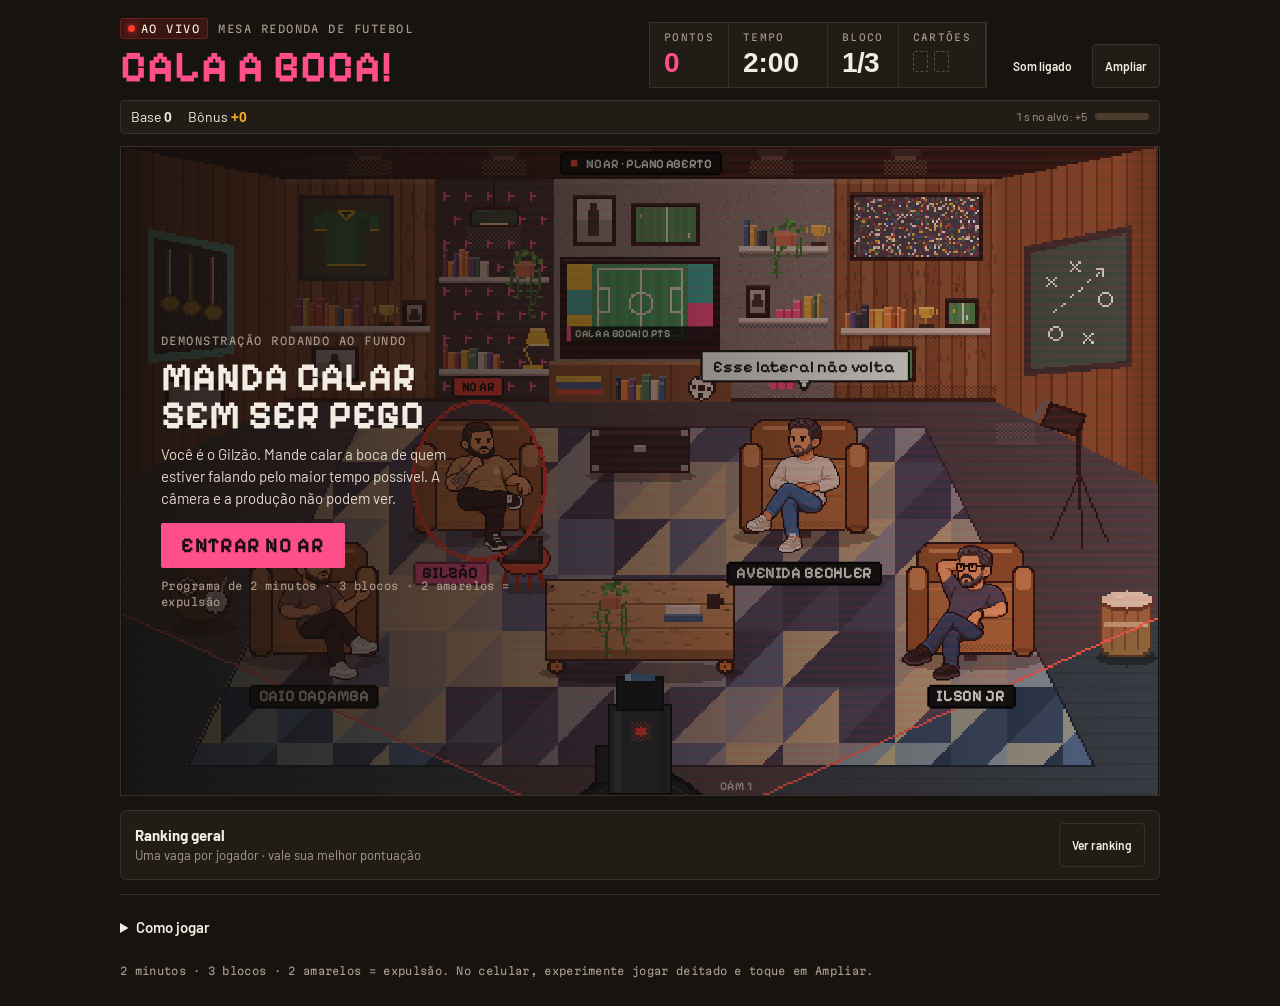
<file: index.html>
<!doctype html>
<html lang="pt-BR">
<head>
<meta charset="utf-8">
<meta name="viewport" content="width=device-width,initial-scale=1,viewport-fit=cover">
<style>:root{color-scheme:dark}body{margin:0}[hidden]{display:none!important}img{max-width:100%}</style>
</head>
<body>
<title>CALA A BOCA!</title>
<meta name="claude:viewport-fit-sides" content="cover">
<link rel="preconnect" href="https://fonts.googleapis.com">
<link rel="preconnect" href="https://fonts.gstatic.com" crossorigin>
<link rel="stylesheet" href="https://fonts.googleapis.com/css2?family=Barlow:wght@400;600;700&family=Martian+Mono:wght@400;600&family=Pixelify+Sans:wght@400;500;600;700&display=swap">
<link rel="stylesheet" href="ranking.css?v=20261022-1">
<script src="ranking-config.js?v=20261022-1" defer></script>
<script src="ranking.js?v=20261022-1" defer></script>
<style>
/* Layout: transmissão ao vivo — barra de placar no topo, o estúdio como monitor de programa, legenda de leitura embaixo */
:root{
  --bg:#17130f;
  --panel:#221c17;
  --line:#3b3029;
  --fg:#f3ece3;
  --muted:#a99a8b;
  --pink:#ff4f8b;
  --tally:#ff3b30;
  --amber:#ffb020;
  --card-y:#f6cf35;
  --card-r:#e3261b;
  --f-display:"Pixelify Sans","Arial Narrow",Impact,sans-serif;
  --f-body:"Barlow","Helvetica Neue",Arial,sans-serif;
  --f-mono:"Martian Mono",ui-monospace,SFMono-Regular,Menlo,monospace;
  color-scheme:dark;
}
*,*::before,*::after{box-sizing:border-box}
html{scroll-padding-top:8px}
body{
  background:var(--bg);color:var(--fg);font-family:var(--f-body);font-size:15px;line-height:1.45;
  padding-left:max(16px,env(safe-area-inset-left,0px));
  padding-right:max(16px,env(safe-area-inset-right,0px));
  padding-block:18px 28px;
}
.wrap{max-width:1040px;margin:0 auto;display:flex;flex-direction:column;gap:14px}
.jogador{display:flex;flex-direction:column;gap:12px;min-width:0}
.resumo-pontos{display:flex;flex-wrap:wrap;align-items:center;gap:6px 16px;padding:7px 10px;border:1px solid var(--line);border-radius:4px;background:var(--panel);font:14px/1.3 var(--f-body);font-variant-numeric:tabular-nums}
.resumo-pontos strong{font-family:Arial,Helvetica,sans-serif;color:var(--fg)}
.resumo-pontos .bonus-total strong{color:var(--amber)}
.bonus-proximo{margin-left:auto;display:flex;align-items:center;gap:8px;color:var(--muted);font-size:12px}
.bonus-proximo.ganhou{color:var(--amber)}
.progresso-bonus{width:54px;height:7px;appearance:none;border:0;border-radius:4px;overflow:hidden;background:#4b3c2d;accent-color:var(--amber)}
.progresso-bonus::-webkit-progress-bar{background:#4b3c2d}
.progresso-bonus::-webkit-progress-value{background:var(--amber)}
.progresso-bonus::-moz-progress-bar{background:var(--amber)}
.regra-pontos{color:#e2d8cc;font-size:14px;margin:0 0 12px}
.fim-resumo{margin:0;color:#e2d8cc;font:15px/1.4 var(--f-body);font-variant-numeric:tabular-nums}
.cartaz #fimTempo{font-family:Arial,Helvetica,sans-serif;font-variant-numeric:tabular-nums;letter-spacing:-.03em}
.acoes{display:flex;gap:6px;align-items:center}
.acao{min-height:44px;padding:8px 12px;border:1px solid var(--line);border-radius:4px;background:var(--panel);color:var(--fg);font:600 12px var(--f-body);cursor:pointer;touch-action:manipulation}
.curto{display:none}
.status-jogo,.controles{display:none}
.ajuda{border-top:1px solid var(--line);padding-top:10px}
.ajuda summary{min-height:44px;cursor:pointer;align-content:center;font:600 15px var(--f-body);color:var(--fg)}
.ajuda[open] summary{margin-bottom:8px}
.ajuda .legenda{padding-bottom:12px}
body.modo-foco{overflow:hidden}
.jogador.em-foco{position:fixed;inset:0;z-index:100;background:var(--bg);height:100vh;height:100dvh;max-width:none;padding:max(8px,env(safe-area-inset-top)) max(10px,env(safe-area-inset-right)) max(8px,env(safe-area-inset-bottom)) max(10px,env(safe-area-inset-left));gap:8px;overflow:auto}
.em-foco .palco{flex:1;min-height:120px;aspect-ratio:auto}
.em-foco .marca{display:none}
.em-foco .bar{display:flex;flex-wrap:nowrap;align-items:stretch;gap:8px}
.em-foco .placar{flex:1}
.bar{display:grid;grid-template-columns:minmax(0,1fr) auto auto;align-items:end;gap:12px}
.marca{min-width:0}
.eyebrow{font-family:var(--f-mono);font-size:10.5px;letter-spacing:.14em;text-transform:uppercase;color:var(--muted);margin:0;display:flex;align-items:center;gap:10px;flex-wrap:wrap}
.vivo{display:inline-flex;align-items:center;gap:6px;color:var(--fg);background:#3a1512;border:1px solid #6b211b;padding:2px 7px;border-radius:2px}
.vivo::before{content:"";width:7px;height:7px;border-radius:50%;background:var(--tally);box-shadow:0 0 8px var(--tally);animation:pisca 1.2s steps(2) infinite}
@keyframes pisca{50%{opacity:.25}}
.titulo{font-family:var(--f-display);font-weight:700;font-size:clamp(34px,4vw,44px);line-height:.92;letter-spacing:0;text-transform:uppercase;margin:8px 0 0;text-wrap:balance}
.titulo span{color:var(--pink)}
.placar{display:flex;flex-wrap:wrap;align-items:stretch;border:1px solid var(--line);background:var(--panel)}
.stat{display:flex;flex-direction:column;gap:3px;padding:8px 14px;border-right:1px solid var(--line);min-width:0}
.rot{font-family:var(--f-mono);font-size:9.5px;letter-spacing:.14em;text-transform:uppercase;color:var(--muted);white-space:nowrap}
.val{font-family:Arial,Helvetica,sans-serif;font-weight:700;font-size:28px;line-height:1.1;letter-spacing:-.025em;white-space:nowrap;font-variant-numeric:tabular-nums}
.val.cala{color:var(--pink);min-width:3.2ch}
.val.relogio{min-width:4.5ch;letter-spacing:0}
.cartoes{display:flex;gap:6px;align-items:center;height:28px}
.cartoes i{width:15px;height:21px;border-radius:2px;border:1.5px dashed #5a4b40;display:block}
.cartoes i.amarelo{background:var(--card-y);border-color:var(--card-y);border-style:solid}
.cartoes i.vermelho{background:var(--card-r);border-color:var(--card-r);border-style:solid}
.som{appearance:none;border:0;background:transparent;color:var(--muted);font-family:var(--f-mono);font-size:10px;letter-spacing:.12em;text-transform:uppercase;padding:8px 14px;cursor:pointer}
.som:hover{color:var(--fg)}
.acao.som{color:var(--fg);font:600 12px var(--f-body);letter-spacing:0;text-transform:none}
:focus-visible{outline:2px solid var(--amber);outline-offset:2px}
.palco{position:relative;width:100%;max-width:100%;aspect-ratio:16/10;background:#0c0a09;border:1px solid var(--line);overflow:hidden}
#jogo{image-rendering:crisp-edges;image-rendering:pixelated;display:block;width:100%;height:100%;touch-action:none;cursor:crosshair;-webkit-user-select:none;user-select:none;-webkit-touch-callout:none}
#jogo:focus-visible{outline-offset:-3px}
.overlay[hidden],[hidden]{display:none!important}
.overlay{position:absolute;inset:0;display:flex;align-items:center;justify-content:flex-start;padding:clamp(12px,4%,40px);background:linear-gradient(90deg,rgba(17,14,12,.86) 0%,rgba(17,14,12,.55) 45%,rgba(17,14,12,.08) 100%)}
.cartaz{width:min(400px,100%);display:flex;flex-direction:column;gap:10px}
.cartaz h2{font-family:var(--f-display);font-weight:700;font-size:40px;line-height:.95;text-transform:uppercase;margin:0;text-wrap:balance}
.lead{margin:0;color:#e2d8cc;max-width:36ch}
.btn{appearance:none;border:0;background:var(--pink);color:#1b0d12;font-family:var(--f-display);font-weight:700;font-size:21px;letter-spacing:.03em;text-transform:uppercase;padding:10px 20px;cursor:pointer;align-self:flex-start;border-radius:2px;margin-top:4px}
.btn:hover{filter:brightness(1.08)}
.dica{margin:0;font-family:var(--f-mono);font-size:10.5px;color:var(--muted);letter-spacing:.04em}
.legenda{display:grid;grid-template-columns:repeat(3,minmax(0,1fr));gap:12px 20px}
.item{display:grid;grid-template-columns:40px minmax(0,1fr);gap:4px 12px;align-content:start;padding-top:12px;border-top:1px solid var(--line)}
.item h3{margin:0;font-family:var(--f-display);font-weight:700;font-size:21px;line-height:1.1;text-transform:uppercase;letter-spacing:.02em;grid-column:2}
.item p{margin:0;color:#cfc3b6;grid-column:2;font-size:14px;max-width:44ch}
.sw{grid-row:1 / span 2;width:40px;height:40px}
.sw-voce{background:var(--pink);color:#1b0d12;font-family:var(--f-display);font-weight:700;font-size:9px;line-height:1;text-align:center;display:grid;place-items:center;border-radius:2px;letter-spacing:.03em}
.sw-cam{background:linear-gradient(180deg,rgba(255,59,48,.2),rgba(255,59,48,.55));clip-path:polygon(0 0,100% 0,50% 100%);position:relative}
.sw-prod{border-radius:50%;background:var(--amber);color:#1b0d12;display:grid;place-items:center;font-family:var(--f-display);font-weight:700;font-size:22px}
kbd{font-family:var(--f-mono);font-size:11px;border:1px solid var(--line);border-bottom-width:2px;padding:0 5px;border-radius:3px;background:#2a221c;color:var(--fg)}
.nota{font-family:var(--f-mono);font-size:10.5px;color:var(--muted);letter-spacing:.03em;margin:0}
.sr{position:absolute;width:1px;height:1px;overflow:hidden;clip:rect(0 0 0 0);white-space:nowrap}
@media (max-width:760px){
  .legenda{grid-template-columns:1fr}
}
@media (max-width:760px),(max-height:500px) and (orientation:landscape){
  body{padding:max(8px,env(safe-area-inset-top)) max(10px,env(safe-area-inset-right)) max(12px,env(safe-area-inset-bottom)) max(10px,env(safe-area-inset-left))}
  .wrap,.jogador{gap:8px}
  .bar{display:grid;grid-template-columns:minmax(0,1fr) auto;align-items:center;gap:8px}
  .bar>.marca{grid-column:1;grid-row:1}
  .bar>.acoes{grid-column:2;grid-row:1}
  .marca .eyebrow{font-size:9px;letter-spacing:.07em}
  .submarca{display:none}
  .titulo{font-size:clamp(22px,6vw,34px);line-height:1;margin:5px 0 0;text-wrap:initial}
  .placar{grid-column:1/-1;width:100%;display:grid;grid-template-columns:1.2fr 1.2fr .7fr .9fr}
  .stat{padding:7px 9px;gap:3px}
  .stat:last-child{border-right:0}
  .rot{font-size:9px;letter-spacing:.05em}
  .longo{display:none}
  .curto{display:inline}
  .val{font-size:25px}
  .cartoes{height:25px}
  .acao{padding:8px 10px}
  .palco{aspect-ratio:54/35}
  .overlay{justify-content:center;background:rgba(17,14,12,.72)}
  .cartaz{gap:8px;align-items:center;text-align:center;max-width:340px}
  .cartaz h2{font-size:clamp(23px,6.5vw,32px)}
  .cartaz>.eyebrow{font-size:9px;justify-content:center}
  .cartaz .lead{font-size:14px;line-height:1.3;max-width:32ch}
  #telaInicio .lead,#telaFim .lead,.cartaz .dica{display:none}
  .cartaz .recorde{display:block;font:12px/1.3 var(--f-body);letter-spacing:0}
  .fim-resumo{font-size:12px}
  .resumo-pontos{gap:5px 12px;font-size:13px;flex-shrink:0}
  .bonus-proximo{font-size:11px}
  .btn{font-size:20px;padding:11px 20px;min-height:48px;align-self:center}
  .status-jogo{display:flex;flex-wrap:wrap;align-items:center;justify-content:space-between;gap:4px 12px;min-height:38px;padding:6px 10px;border:1px solid var(--line);border-radius:4px;background:var(--panel);font-size:13px;line-height:1.3}
  .status-jogo strong{color:var(--fg);font-weight:600}
  .status-jogo span{color:#d4c5b7}
  .status-jogo.perigo{border-color:var(--tally);background:#391b16}
  .status-jogo.perigo span{color:#ffd1c9}
  .controles{display:block}
  .controles p{margin:0 0 6px;color:var(--muted);font:600 10px var(--f-mono);letter-spacing:.05em;text-align:center}
  .alvos{display:grid;grid-template-columns:repeat(3,minmax(0,1fr));gap:8px}
  .alvo{position:relative;display:flex;flex-direction:column;align-items:center;justify-content:center;gap:4px;min-height:64px;padding:8px 5px;border:1px solid #6a5647;border-bottom-width:3px;border-radius:6px;color:var(--fg);background:#2a221c;font:700 16px var(--f-body);touch-action:none;user-select:none;-webkit-user-select:none;-webkit-touch-callout:none;cursor:pointer}
  .alvo small{font:600 9px var(--f-mono);color:#bdad9e;letter-spacing:.04em}
  .alvo.falando{border-color:var(--amber);background:#3b2b16}
  .alvo.falando small{color:#ffd88b}
  .alvo.pressionado{background:var(--pink);border-color:#ff9cbf;color:#210b15}
  .alvo.pressionado small{color:#36121f}
  .alvo:disabled{opacity:.55;cursor:default}
  .nota{font-size:10px}
  .item p{max-width:none}
  .em-foco .acoes{flex-shrink:0}
  .em-foco .placar{width:auto;min-width:0}
  .em-foco .stat{padding:5px 7px}
}
@media (max-width:360px){
  .acao{padding:8px;font-size:11px}
  .acao.som{font-size:11px}
  .titulo{font-size:22px;max-width:170px}
  .stat{padding:6px}
  .rot{font-size:8px}
  .alvo{font-size:14px}
  .cartaz .lead{font-size:12px}
}
@media (orientation:portrait) and (max-width:760px){
  .em-foco .bar{display:grid;grid-template-columns:minmax(0,1fr) auto}
  .em-foco .marca{display:block}
  .em-foco .placar{width:100%}
}
@media (orientation:landscape) and (max-height:500px){
  .marca{display:none}
  .bar{display:flex;flex-wrap:nowrap;gap:8px}
  .placar{flex:1;width:auto}
  .stat{padding:4px 9px}
  .val{font-size:22px}
  .jogador{display:grid;grid-template-columns:minmax(0,1fr) 152px;grid-template-rows:auto auto minmax(0,1fr) auto;gap:8px;height:calc(100vh - 20px);height:calc(100svh - 20px);min-height:290px}
  .jogador .bar{grid-column:1/-1}
  .jogador .resumo-pontos{grid-column:1/-1;grid-row:2;padding-block:4px}
  .jogador .palco{grid-column:1;grid-row:3/5;min-height:0;height:100%;aspect-ratio:auto}
  .controles{grid-column:2;grid-row:3;align-self:center}
  .alvos{grid-template-columns:1fr;gap:6px}
  .alvo{min-height:52px;font-size:15px;gap:2px}
  .controles p{font-size:8px}
  .status-jogo{grid-column:2;grid-row:4;display:block;font-size:11px}
  .status-jogo strong,.status-jogo span{display:block}
  .jogador.em-foco{height:100vh;height:100dvh}
}
@media (prefers-reduced-motion:reduce){.vivo::before{animation:none}}
</style>

<div class="wrap">
 <div class="jogador" id="jogador">
  <header class="bar">
    <div class="marca">
      <p class="eyebrow"><span class="vivo">Ao vivo</span> <span class="submarca">Mesa redonda de futebol</span></p>
      <h1 class="titulo"><span>CALA A BOCA!</span></h1>
    </div>
    <div class="placar">
      <div class="stat"><span class="rot">Pontos</span><span class="val cala" id="vCala">0</span></div>
      <div class="stat"><span class="rot">Tempo</span><span class="val relogio" id="vRelogio" role="timer" aria-label="Tempo restante">2:00</span></div>
      <div class="stat"><span class="rot">Bloco</span><span class="val" id="vBloco">1/3</span></div>
      <div class="stat"><span class="rot">Cartões</span><span class="cartoes" aria-label="Cartões recebidos"><i id="c1"></i><i id="c2"></i></span></div>
    </div>
    <div class="acoes">
      <button class="acao som" id="btnSom" type="button" aria-pressed="false">Som ligado</button>
      <button class="acao" id="btnAmpliar" type="button" aria-pressed="false" aria-controls="jogador">Ampliar</button>
    </div>
  </header>
  <div class="resumo-pontos" aria-label="Composição da pontuação">
    <span>Base <strong id="vBase">0</strong></span>
    <span class="bonus-total">Bônus <strong id="vBonus">+0</strong></span>
    <span class="bonus-proximo" id="bonusProximo"><span id="bonusMsg">1 s no alvo: +5</span><progress class="progresso-bonus" id="progressoBonus" max="1" value="0" aria-label="Progresso para o próximo bônus"></progress></span>
  </div>

  <div class="palco">
    <canvas id="jogo" tabindex="0" role="img" aria-label="Estúdio de mesa redonda visto do alto: Caio Caçamba, Gilzão, Avenida Bechler e Ilson Jr nas poltronas, a câmera embaixo e a produção entrando pelas laterais."></canvas>

    <div class="overlay" id="telaInicio">
      <div class="cartaz">
        <p class="eyebrow">Demonstração rodando ao fundo</p>
        <h2>Manda calar sem ser pego</h2>
        <p class="lead">Você é o Gilzão. Mande calar a boca de quem estiver falando pelo maior tempo possível. A câmera e a produção não podem ver.</p>
        <button class="btn" id="btnJogar" type="button">Entrar no ar</button>
        <p class="dica">Programa de 2 minutos · 3 blocos · 2 amarelos = expulsão</p>
      </div>
    </div>

    <div class="overlay overlay-fim" id="telaFim" hidden>
      <div class="cartaz">
        <p class="eyebrow" id="fimMotivo">Fim do programa</p>
        <h2 id="fimTempo">0 pontos</h2>
        <p class="fim-resumo" id="fimResumo"></p>
        <p class="lead" id="fimTitulo"></p>
        <p class="dica recorde" id="fimRecorde"></p>
        <p class="convite-ranking">Quer colocar sua pontuação no ranking?</p>
        <div class="acoes-fim">
          <button class="btn" id="btnPublicar" type="button">Entrar no ranking</button>
          <button class="btn btn-secundario" id="btnDeNovo" type="button">Voltar ao ar</button>
        </div>
      </div>
    </div>
  </div>

  <div class="status-jogo" id="statusJogo" role="status" aria-live="polite" aria-atomic="true">
    <strong id="statusFala">Pronto para entrar no ar</strong>
    <span id="statusRisco">Cuidado com a câmera e a produção</span>
  </div>
  <div class="controles" aria-label="Controles por toque">
    <p>Segure em quem está falando · solte para parar</p>
    <div class="alvos">
      <button class="alvo" type="button" data-alvo="A" aria-label="Mandar Caio Caçamba calar a boca" aria-pressed="false" disabled>Caio Caçamba<small>Segure</small></button>
      <button class="alvo" type="button" data-alvo="C" aria-label="Mandar Avenida Bechler calar a boca" aria-pressed="false" disabled>Avenida Bechler<small>Segure</small></button>
      <button class="alvo" type="button" data-alvo="D" aria-label="Mandar Ilson Jr calar a boca" aria-pressed="false" disabled>Ilson Jr<small>Segure</small></button>
    </div>
  </div>
 </div>
 <section class="ranking-chamada" aria-label="Ranking geral">
   <div><strong>Ranking geral</strong><span>Uma vaga por jogador · vale sua melhor pontuação</span></div>
   <button class="acao" id="btnRanking" type="button">Ver ranking</button>
 </section>
 <details class="ajuda">
  <summary>Como jogar</summary>
  <p class="regra-pontos">Cada 0,1 segundo segurando no falante certo vale 1 ponto. A cada 1 segundo seguido de acerto, você ganha mais 5 pontos de bônus. Os bônus ficam no total mesmo depois de soltar. Errar o alvo ou ser pego interrompe a sequência.</p>
  <section class="legenda" aria-label="Como jogar">
    <div class="item">
      <span class="sw sw-voce" aria-hidden="true">CALA<br>A BOCA</span>
      <h3>Gilzão (você)</h3>
      <p>Segure o dedo ou o mouse sobre quem está falando. No teclado, <kbd>←</kbd> <kbd>→</kbd> escolhe a pessoa e <kbd>Espaço</kbd> segura o cala a boca. Só conta tempo em quem fala.</p>
    </div>
    <div class="item">
      <span class="sw sw-cam" aria-hidden="true"></span>
      <h3>Câmera</h3>
      <p>O cone vermelho é o que está no ar. O contorno tracejado avisa para onde ela vai. Close, conjunto ou plano aberto: se você estiver dentro, solte.</p>
    </div>
    <div class="item">
      <span class="sw sw-prod" aria-hidden="true">!</span>
      <h3>Produção</h3>
      <p>No celular, pode mandar. Quando aparece a exclamação, ela vai levantar o olho. Dois amarelos e você é expulso do programa.</p>
    </div>
  </section>
 </details>

  <p class="nota">2 minutos · 3 blocos · 2 amarelos = expulsão. No celular, experimente jogar deitado e toque em Ampliar.</p>
  <p class="sr" id="aviso" aria-live="polite"></p>
</div>

<dialog class="ranking-dialog" id="rankingDialog" aria-labelledby="rankingTitulo">
  <header class="ranking-cabecalho">
    <div><p class="eyebrow">CALA A BOCA!</p><h2 id="rankingTitulo">Ranking geral</h2></div>
    <button class="acao" id="rankingFechar" type="button" aria-label="Fechar ranking">Fechar</button>
  </header>
  <section id="rankingCadastro" hidden>
    <p class="ranking-pontos" id="rankingPontos"></p>
    <p class="ranking-texto">Escolha seu nome público e um código de 4 números. Se já jogou, use o mesmo nome e código.</p>
    <form id="rankingForm">
      <label for="rankingNome">Nome no ranking</label>
      <input id="rankingNome" name="nome" type="text" maxlength="48" autocomplete="nickname" required aria-describedby="rankingNomeDica">
      <p class="ranking-dica" id="rankingNomeDica">De 1 a 24 caracteres. Cada nome pertence a um jogador.</p>
      <label for="rankingPin">Código individual</label>
      <input class="ranking-pin" id="rankingPin" name="codigo" type="password" inputmode="numeric" pattern="[0-9]{4}" minlength="4" maxlength="4" autocomplete="off" required aria-describedby="rankingPinDica">
      <p class="ranking-dica" id="rankingPinDica">Exatamente 4 números, inclusive zero no início. Guarde seu código.</p>
      <div class="ranking-novo" id="rankingNovo" hidden>
        <p>Este nome ainda não existe. Seu cadastro será criado agora.</p>
        <label for="rankingConfirmar">Repita o código para confirmar</label>
        <input class="ranking-pin" id="rankingConfirmar" name="confirmacao" type="password" inputmode="numeric" pattern="[0-9]{4}" minlength="4" maxlength="4" autocomplete="off">
      </div>
      <p class="ranking-mensagem" id="rankingMensagem" role="status" aria-live="polite"></p>
      <button class="btn" id="rankingEnviar" type="submit">Continuar</button>
    </form>
  </section>
  <section id="rankingLista" aria-label="Melhores pontuações">
    <p class="ranking-mensagem" id="rankingResultado" role="status" aria-live="polite"></p>
    <div class="ranking-tabela"><table><caption>As 50 melhores pontuações</caption><thead><tr><th scope="col">Pos.</th><th scope="col">Jogador</th><th scope="col">Pontos</th></tr></thead><tbody id="rankingLinhas"></tbody></table></div>
    <button class="acao" id="rankingAtualizar" type="button">Atualizar ranking</button>
  </section>
</dialog>

<script>
(() => {
'use strict';

/* =====================================================================
   CONFIGURAÇÃO — cada par [início, fim] é interpolado pela dificuldade
   d (0 → 1) ao longo do programa. É aqui que se ajusta o jogo.
   ===================================================================== */
const CFG = {
  duracao: 120,              // segundos de programa
  blocos: 3,
  cartoesParaExpulsao: 2,    // 2º amarelo = vermelho
  graca: 0.06,               // exposição tolerada antes do flagra (s)
  invul: 1.6,                // proteção depois de um cartão (s)
  congela: 1.4,              // pausa dramática do flagra (s)
  cam: {
    holdMin: [2.4, 0.8],     // quanto tempo a câmera segura um plano
    holdMax: [4.0, 1.9],
    aviso: [1.2, 0.35],      // contorno tracejado antes de mexer
    velPan: [90, 150],       // graus por segundo no giro
    chancePan: [0.2, 0.75],  // senão, corte seco
    chanceVoce: [0.12, 0.34],// plano de reação em você
    chanceAberto: [0.08, 0.22],
    chanceFinta: [0, 0.4]    // avisa que vem em você e desvia
  },
  prod: {
    foraMin: [8, 3.5], foraMax: [14, 7],
    distraidoMin: [1.6, 0.7], distraidoMax: [3.4, 1.6],
    aviso: [1.0, 0.4],       // tempo da exclamação
    olhando: [1.4, 2.6],
    olhadas: [1, 3]          // olhadas por visita
  },
  fala: { min: [3.8, 2.4], max: [5.8, 3.8], pausa: [0.8, 0.45] },
  pontos: { fracao: 0.1, bonusACada: 1, bonus: 5 }
};

const W = 960, H = 600, DEG = Math.PI / 180;
const CAM = { x: 480, y: 650 };
const CHAVE = 'cala-a-boca-recorde-pontos-v1';

/* ---------- utilitários ---------- */
const $ = s => document.querySelector(s);
const rand = (a, b) => a + Math.random() * (b - a);
const clamp = (v, a, b) => Math.max(a, Math.min(b, v));
const lerp = (a, b, t) => a + (b - a) * t;
const P = (par, d) => lerp(par[0], par[1], d);
const pick = arr => arr[Math.floor(Math.random() * arr.length)];
const easeOut = k => 1 - Math.pow(1 - k, 3);
const easeIn = k => k * k * k;
function angDiff(a, b) { let d = (a - b) % 360; if (d > 180) d -= 360; if (d < -180) d += 360; return d; }
function mulberry32(a) { return function () { a |= 0; a = a + 0x6D2B79F5 | 0; let t = Math.imul(a ^ a >>> 15, 1 | a); t = t + Math.imul(t ^ t >>> 7, 61 | t) ^ t; return ((t ^ t >>> 14) >>> 0) / 4294967296; }; }
function sortear(ops) { const s = ops.reduce((a, o) => a + o[1], 0); let r = Math.random() * s; for (const o of ops) { if ((r -= o[1]) <= 0) return o[0]; } return ops[ops.length - 1][0]; }
function rr(g, x, y, w, h, r) { r = Math.min(r, w / 2, h / 2); g.beginPath(); g.moveTo(x + r, y); g.arcTo(x + w, y, x + w, y + h, r); g.arcTo(x + w, y + h, x, y + h, r); g.arcTo(x, y + h, x, y, r); g.arcTo(x, y, x + w, y, r); g.closePath(); }
function poly(g, pts) { g.beginPath(); g.moveTo(pts[0][0], pts[0][1]); for (let i = 1; i < pts.length; i++) g.lineTo(pts[i][0], pts[i][1]); g.closePath(); }
function circ(g, x, y, r) { g.beginPath(); g.arc(x, y, r, 0, Math.PI * 2); g.fill(); }
function elip(g, x, y, rx, ry) { g.beginPath(); g.ellipse(x, y, rx, ry, 0, 0, Math.PI * 2); g.fill(); }
const fmtNum = v => v.toFixed(1).replace('.', ',');
const fmt = v => fmtNum(v) + ' s';
const fmtPontos = v => Math.floor(v).toLocaleString('pt-BR');
function mmss(s) { s = Math.ceil(s); return Math.floor(s / 60) + ':' + String(s % 60).padStart(2, '0'); }

/* ---------- elenco: A = Caio Caçamba, B = Gilzão (jogável), C = Avenida Bechler, D = Ilson Jr ---------- */
const GENTE = {
  A: { id: 'A', nome: 'Caio Caçamba', x: 178, y: 440, camisa: '#d9a62b', camisa2: '#b3861d', calca: '#2f3442', tenis: '#ece6dc', pele: '#c68a5c', cabelo: '#2b1a10', estilo: 'cacheado', roupa: 'tee', pernas: 'retas' },
  B: { id: 'B', nome: 'Gilzão', x: 330, y: 326, camisa: '#1f9e93', camisa2: '#167870', calca: '#22252c', tenis: '#f4f4f4', pele: '#a8693f', cabelo: '#17110d', estilo: 'bone', roupa: 'moletom', pernas: 'retas' },
  C: { id: 'C', nome: 'Avenida Bechler', x: 632, y: 326, camisa: '#2d3d6b', camisa2: '#223058', calca: '#4a6b8f', tenis: '#cbb9a1', pele: '#e0b08a', cabelo: '#4a3526', estilo: 'careca', roupa: 'polo', pernas: 'cruzadas' },
  D: { id: 'D', nome: 'Ilson Jr', x: 786, y: 440, camisa: '#6b7a3a', camisa2: '#54602b', calca: '#3e5875', tenis: '#1f1f1f', pele: '#8a5634', cabelo: '#141010', estilo: 'coque', roupa: 'aberta', interna: '#e9e4da', pernas: 'cruzadas' }
};
const FALANTES = ['A', 'C', 'D'];
const cabeca = p => ({ x: p.x, y: p.y - 54 });
const FRASES = [
  'Isso foi pênalti claro!', 'Na minha época não tinha VAR', 'Deixa eu terminar o raciocínio',
  'Esse time não marca ninguém', 'Linha de cinco não dá, gente', 'O camisa 10 sumiu do jogo',
  'Impedimento de meio metro!', 'Tem que botar o garoto', 'Escuta o que eu tô falando',
  'Faltou intensidade, simples', 'O juiz apitou com medo', 'Esse lateral não volta'
];

/* ---------- planos de câmera ---------- */
const angPara = (x, y) => Math.atan2(y - CAM.y, x - CAM.x) / DEG;
const ANG = {};
['A', 'B', 'C', 'D'].forEach(k => { ANG[k] = angPara(GENTE[k].x, GENTE[k].y - 30); });
const MARGEM_B = 4.5;
const PLANOS = {
  A: { nome: 'Close no Caio Caçamba', ang: ANG.A, half: 8 },
  B: { nome: 'Close no Gilzão', ang: ANG.B, half: 8 },
  C: { nome: 'Close no Avenida Bechler', ang: ANG.C, half: 8 },
  D: { nome: 'Close no Ilson Jr', ang: ANG.D, half: 8 },
  AB: { nome: 'Conjunto Caio e Gilzão', ang: (ANG.A + ANG.B) / 2, half: Math.abs(ANG.A - ANG.B) / 2 + 8 },
  BC: { nome: 'Conjunto Gilzão e Bechler', ang: (ANG.B + ANG.C) / 2, half: Math.abs(ANG.B - ANG.C) / 2 + 8 },
  CD: { nome: 'Conjunto Bechler e Ilson', ang: (ANG.C + ANG.D) / 2, half: Math.abs(ANG.C - ANG.D) / 2 + 8 },
  ABERTO: { nome: 'Plano aberto', ang: (ANG.A + ANG.D) / 2, half: Math.abs(ANG.A - ANG.D) / 2 + 14 }
};
Object.values(PLANOS).forEach(p => { p.pega = Math.abs(angDiff(p.ang, ANG.B)) < p.half + MARGEM_B; });

/* ---------- estado ---------- */
let T = 0;
const jogo = { modo: 'demo', tempo: 0, congela: 0, bloco: 1, fx: [], recorde: 0, mudo: false };
const jog = { alvo: 'C', segP: false, segK: false, ponteiro: null, travado: false, ativo: false, exp: 0, invul: 0, calaBoca: 0, pontosBase: 0, bonus: 0, sequencia: 0, sequenciaFala: null, bonusAviso: 0, ultimoBonus: 0, cartoes: 0, demoCalaBoca: 0 };
const totalPontos = () => jog.pontosBase + jog.bonus;
function zerarSequencia() { jog.sequencia = 0; jog.sequenciaFala = null; }
function pontuar(dt) {
  if (jogo.modo !== 'jogando' || !(dt > 0) || !jog.ativo || !fala.quem || fala.quem !== jog.alvo) { zerarSequencia(); return; }
  const vez = fala.quem + '|' + fala.inicio;
  if (jog.sequenciaFala !== vez) { zerarSequencia(); jog.sequenciaFala = vez; }
  const antes = Math.floor((jog.sequencia + 1e-7) / CFG.pontos.bonusACada);
  jog.calaBoca += dt; jog.sequencia += dt;
  jog.pontosBase = Math.floor((jog.calaBoca + 1e-7) / CFG.pontos.fracao);
  const depois = Math.floor((jog.sequencia + 1e-7) / CFG.pontos.bonusACada);
  if (depois > antes) {
    const ganho = (depois - antes) * CFG.pontos.bonus;
    jog.bonus += ganho; jog.ultimoBonus = ganho; jog.bonusAviso = 1.2;
  }
}
const fala = { quem: 'C', ultimo: 'C', t: 3, frase: FRASES[0], inicio: 0, pausa: false };
const cam = { ang: PLANOS.ABERTO.ang, half: PLANOS.ABERTO.half, plano: 'ABERTO', estado: 'hold', t: 2, alvo: null, corte: false, fintaEm: null, fintou: 0, flash: 0, angIni: 0, halfIni: 0, prog: 0, dur: 1 };
const prod = { estado: 'fora', t: 4, lado: 'E', x: -80, y: 590, olhadas: 0 };

const cameraPegaVoce = () => Math.abs(angDiff(cam.ang, ANG.B)) < cam.half + MARGEM_B;
const emJogo = () => jogo.modo === 'jogando' || jogo.modo === 'flagra';

/* ---------- quem fala ---------- */
function novaFrase() { let f; do { f = pick(FRASES); } while (f === fala.frase); return f; }
function falaUpdate(dt, d) {
  fala.t -= dt;
  if (fala.t > 0) return;
  if (!fala.pausa) {
    fala.pausa = true; fala.ultimo = fala.quem; fala.quem = null; fala.t = P(CFG.fala.pausa, d);
  } else {
    fala.pausa = false;
    fala.quem = pick(FALANTES.filter(k => k !== fala.ultimo));
    fala.frase = novaFrase(); fala.inicio = T;
    fala.t = rand(P(CFG.fala.min, d), P(CFG.fala.max, d));
  }
}

/* ---------- direção de câmera ---------- */
function escolherPlano(d) {
  const r = Math.random(), pv = P(CFG.cam.chanceVoce, d), pa = P(CFG.cam.chanceAberto, d);
  if (r < pv) return sortear([['B', .5], ['AB', .25], ['BC', .25]]);
  if (r < pv + pa) return 'ABERTO';
  switch (fala.quem) {
    case 'A': return sortear([['A', .6], ['AB', .4]]);
    case 'C': return sortear([['C', .6], ['CD', .25], ['BC', .15]]);
    case 'D': return sortear([['D', .65], ['CD', .35]]);
    default: return sortear([['ABERTO', .4], ['A', .2], ['C', .2], ['D', .2]]);
  }
}
function planoSeguro(evitar) {
  if (fala.quem && !PLANOS[fala.quem].pega && fala.quem !== evitar && fala.quem !== cam.plano) return fala.quem;
  return pick(['A', 'C', 'D', 'CD'].filter(k => k !== evitar && k !== cam.plano));
}
const tempoHold = (k, d) => rand(P(CFG.cam.holdMin, d), P(CFG.cam.holdMax, d)) * (PLANOS[k].pega ? 0.6 : 1);
function duracaoGiro(d) {
  const p = PLANOS[cam.alvo];
  return Math.max(0.25, Math.max(Math.abs(angDiff(p.ang, cam.ang)), Math.abs(p.half - cam.half) * 0.8) / P(CFG.cam.velPan, d));
}
function camUpdate(dt, d) {
  if (cam.fintou > 0) cam.fintou -= dt;
  if (cam.estado === 'hold') {
    cam.t -= dt; if (cam.t > 0) return;
    const k = escolherPlano(d);
    if (k === cam.plano) { cam.t = 0.8; return; }
    cam.alvo = k; cam.estado = 'aviso'; cam.t = P(CFG.cam.aviso, d);
    cam.corte = Math.random() > P(CFG.cam.chancePan, d);
    cam.fintaEm = (PLANOS[k].pega && Math.random() < P(CFG.cam.chanceFinta, d)) ? rand(0.3, 0.6) : null;
  } else if (cam.estado === 'aviso') {
    cam.t -= dt; if (cam.t > 0) return;
    if (cam.corte) {
      if (cam.fintaEm !== null) { cam.alvo = planoSeguro(cam.alvo); cam.fintaEm = null; cam.fintou = 1.2; }
      const p = PLANOS[cam.alvo];
      cam.ang = p.ang; cam.half = p.half; cam.plano = cam.alvo; cam.estado = 'hold'; cam.t = tempoHold(cam.alvo, d); cam.flash = 0.18;
    } else {
      cam.estado = 'move'; cam.angIni = cam.ang; cam.halfIni = cam.half; cam.prog = 0; cam.dur = duracaoGiro(d);
    }
  } else if (cam.estado === 'move') {
    cam.prog = Math.min(1, cam.prog + dt / cam.dur);
    const k = cam.prog, e = k < .5 ? 2 * k * k : 1 - Math.pow(-2 * k + 2, 2) / 2;
    const p = PLANOS[cam.alvo];
    cam.ang = cam.angIni + angDiff(p.ang, cam.angIni) * e;
    cam.half = cam.halfIni + (p.half - cam.halfIni) * e;
    if (cam.fintaEm !== null && cam.prog >= cam.fintaEm) {
      cam.fintaEm = null; cam.fintou = 1.2;
      cam.alvo = planoSeguro(cam.alvo);
      cam.angIni = cam.ang; cam.halfIni = cam.half; cam.prog = 0; cam.dur = duracaoGiro(d);
      return;
    }
    if (cam.prog >= 1) { cam.plano = cam.alvo; cam.estado = 'hold'; cam.t = tempoHold(cam.alvo, d); }
  }
}

/* ---------- produção ---------- */
function prodUpdate(dt, d) {
  prod.t -= dt;
  const casa = prod.lado === 'E' ? 84 : 876, fora = prod.lado === 'E' ? -80 : 1040;
  switch (prod.estado) {
    case 'fora':
      if (prod.t <= 0) {
        prod.lado = Math.random() < .5 ? 'E' : 'D';
        prod.x = prod.lado === 'E' ? -80 : 1040;
        prod.estado = 'entrando'; prod.t = 0.7;
        prod.olhadas = Math.max(1, Math.round(rand(1, P(CFG.prod.olhadas, d))));
      }
      break;
    case 'entrando':
      prod.x = lerp(fora, casa, easeOut(1 - Math.max(0, prod.t) / 0.7));
      if (prod.t <= 0) { prod.x = casa; prod.estado = 'distraido'; prod.t = rand(P(CFG.prod.distraidoMin, d), P(CFG.prod.distraidoMax, d)); }
      break;
    case 'distraido':
      if (prod.t <= 0) { prod.estado = 'aviso'; prod.t = P(CFG.prod.aviso, d); }
      break;
    case 'aviso':
      if (prod.t <= 0) { const o = P(CFG.prod.olhando, d); prod.estado = 'olhando'; prod.t = rand(o * .75, o * 1.2); }
      break;
    case 'olhando':
      if (prod.t <= 0) {
        prod.olhadas--;
        if (prod.olhadas > 0) { prod.estado = 'distraido'; prod.t = rand(P(CFG.prod.distraidoMin, d), P(CFG.prod.distraidoMax, d)); }
        else { prod.estado = 'saindo'; prod.t = 0.7; }
      }
      break;
    case 'saindo':
      prod.x = lerp(casa, fora, easeIn(1 - Math.max(0, prod.t) / 0.7));
      if (prod.t <= 0) { prod.estado = 'fora'; prod.t = rand(P(CFG.prod.foraMin, d), P(CFG.prod.foraMax, d)); }
      break;
  }
}

/* ---------- regras ---------- */
const BLOCOS = { 1: ['1º bloco', 'A câmera acompanha quem fala'], 2: ['2º bloco', 'A câmera começa a girar'], 3: ['3º bloco', 'Câmera nervosa, produção de olho'] };
function banner(b) { jogo.fx.push({ tipo: 'banner', t: 0, dur: 2.6, b }); }
function avisar(txt) { const el = $('#aviso'); if (el) el.textContent = txt; }

function flagra(quem) {
  zerarSequencia();
  jog.cartoes++; jog.travado = true; jog.ativo = false; jog.exp = 0; jog.invul = CFG.invul;
  jogo.modo = 'flagra'; jogo.congela = CFG.congela;
  const verm = jog.cartoes >= CFG.cartoesParaExpulsao;
  jogo.fx.push({ tipo: 'flagra', t: 0, dur: CFG.congela + 0.35, quem, verm });
  somCalaBoca(false); apito(verm);
  avisar((verm ? 'Cartão vermelho. ' : 'Cartão amarelo. ') + (quem === 'camera' ? 'A câmera pegou o Gilzão.' : 'A produção viu o Gilzão.'));
}

function titulo(s) {
  if (s < 8) return 'Ficou só olhando. A mesa falou à vontade.';
  if (s < 20) return 'Cala a boca tímido. Dá para arriscar mais quando a câmera está nos outros.';
  if (s < 40) return 'Cala a boca de titular. A produção nem desconfiou.';
  return 'Camisa 10 do cala a boca. Ninguém terminou uma frase.';
}
function fim(motivo) {
  zerarSequencia();
  jogo.modo = 'fim'; somCalaBoca(false); jog.ativo = false; jog.segP = jog.segK = false;
  const s = jog.calaBoca, pontos = totalPontos(), novo = pontos > jogo.recorde;
  if (novo) { jogo.recorde = pontos; try { localStorage.setItem(CHAVE, String(pontos)); } catch (_) {} }
  $('#fimMotivo').textContent = motivo === 'expulso' ? 'Expulso do programa' : 'Fim do programa';
  $('#fimTempo').textContent = fmtPontos(pontos) + ' pontos';
  $('#fimResumo').textContent = fmtPontos(jog.pontosBase) + ' base + ' + fmtPontos(jog.bonus) + ' de bônus · ' + fmt(jog.pontosBase * CFG.pontos.fracao) + ' pontuados';
  $('#fimTitulo').textContent = titulo(s);
  $('#fimRecorde').textContent = (novo ? 'Novo recorde: ' : 'Recorde neste aparelho: ') + fmtPontos(jogo.recorde) + ' pontos';
  $('#telaFim').hidden = false;
  $('#jogador').classList.add('rodada-encerrada');
  window.CalaRanking?.fim(pontos);
  avisar('Fim. ' + fmtPontos(pontos) + ' pontos, incluindo ' + fmtPontos(jog.bonus) + ' de bônus.');
  $('#btnDeNovo').focus({ preventScroll: true });
}

function comecar() {
  $('#jogador').classList.remove('rodada-encerrada');
  window.CalaRanking?.inicio();
  iniciarAudio();
  jogo.modo = 'jogando'; jogo.tempo = 0; jogo.bloco = 1; jogo.fx = [];
  Object.assign(jog, { alvo: 'C', segP: false, segK: false, ponteiro: null, travado: false, ativo: false, exp: 0, invul: 1.2, calaBoca: 0, pontosBase: 0, bonus: 0, sequencia: 0, sequenciaFala: null, bonusAviso: 0, ultimoBonus: 0, cartoes: 0 });
  Object.assign(fala, { quem: 'C', ultimo: 'C', t: 4.8, frase: novaFrase(), inicio: T, pausa: false });
  const p = PLANOS.C;
  Object.assign(cam, { ang: p.ang, half: p.half, plano: 'C', estado: 'hold', t: 3.2, alvo: null, fintaEm: null, fintou: 0, flash: 0 });
  Object.assign(prod, { estado: 'fora', t: rand(7, 10), lado: 'E', x: -80 });
  banner(1);
  $('#telaInicio').hidden = true; $('#telaFim').hidden = true;
  canvas.focus({ preventScroll: true });
}

function update(dt) {
  if (jogo.modo === 'jogando') dt = Math.min(dt, Math.max(0, CFG.duracao - jogo.tempo));
  T += dt;
  jog.bonusAviso = Math.max(0, jog.bonusAviso - dt);
  for (const f of jogo.fx) f.t += dt;
  jogo.fx = jogo.fx.filter(f => f.t < f.dur);
  if (cam.flash > 0) cam.flash = Math.max(0, cam.flash - dt);

  if (jogo.modo === 'flagra') {
    jogo.congela -= dt;
    if (jogo.congela <= 0) { if (jog.cartoes >= CFG.cartoesParaExpulsao) fim('expulso'); else jogo.modo = 'jogando'; }
    return;
  }
  const jogando = jogo.modo === 'jogando';
  const d = jogando ? Math.min(1, jogo.tempo / CFG.duracao) : 0.35;
  falaUpdate(dt, d); camUpdate(dt, d); prodUpdate(dt, d);
  const camPega = cameraPegaVoce(), prodPega = prod.estado === 'olhando';

  if (jogando) {
    jogo.tempo += dt;
    const b = Math.min(CFG.blocos, Math.floor(jogo.tempo / (CFG.duracao / CFG.blocos)) + 1);
    if (b !== jogo.bloco) { jogo.bloco = b; banner(b); }
    if (jog.invul > 0) jog.invul -= dt;
    jog.ativo = (jog.segP || jog.segK) && !jog.travado;
    if (jog.ativo && (camPega || prodPega) && jog.invul <= 0) {
      jog.exp += dt;
      if (jog.exp >= CFG.graca) { flagra(camPega ? 'camera' : 'producao'); return; }
    } else jog.exp = 0;
    pontuar(dt);
    somCalaBoca(jog.ativo);
    if (jogo.tempo >= CFG.duracao) fim('fim');
  } else {
    // demonstração: o personagem joga sozinho atrás da tela de início
    if (fala.quem) jog.alvo = fala.quem;
    const vemAi = cam.estado !== 'hold' && cam.alvo && PLANOS[cam.alvo].pega;
    const perto = Math.abs(angDiff(cam.ang, ANG.B)) < cam.half + 18;
    jog.ativo = !!fala.quem && !camPega && !prodPega && prod.estado !== 'aviso' && !vemAi && !perto;
    if (jog.ativo) jog.demoCalaBoca += dt;
  }
}

/* ---------- áudio (só depois do primeiro clique) ----------
   As vozes "cala a boca" ficam em window.VOZES_CALA_A_BOCA (mp3 em base64,
   no último <script> do arquivo). Enquanto o jogador segura, elas tocam em
   sequência aleatória; ao soltar, a fala é cortada com um fade curto. */
let ac = null, master = null;
const vozes = [];
function b64ParaBuffer(b64) { const bin = atob(b64), u = new Uint8Array(bin.length); for (let i = 0; i < bin.length; i++) u[i] = bin.charCodeAt(i); return u.buffer; }
function decodificar(buf) { return new Promise((ok, erro) => { const p = ac.decodeAudioData(buf, ok, erro); if (p && p.then) p.then(ok, erro); }); }
function iniciarAudio() {
  if (ac) { if (ac.resume) { const r = ac.resume(); if (r && r.catch) r.catch(() => {}); } return; }
  try {
    ac = new (window.AudioContext || window.webkitAudioContext)();
    master = ac.createGain(); master.gain.value = jogo.mudo ? 0 : 0.9; master.connect(ac.destination);
    (window.VOZES_CALA_A_BOCA || []).forEach(b64 => { decodificar(b64ParaBuffer(b64)).then(b => vozes.push(b)).catch(() => {}); });
  } catch (_) { ac = null; }
}
let vozAtual = null, ultimaVoz = -1, falandoVoz = false;
function tocarVoz() {
  if (!ac || !vozes.length || !falandoVoz || vozAtual) return;
  let i; do { i = Math.floor(Math.random() * vozes.length); } while (vozes.length > 1 && i === ultimaVoz);
  ultimaVoz = i;
  const src = ac.createBufferSource(), g = ac.createGain();
  src.buffer = vozes[i]; src.playbackRate.value = rand(0.97, 1.05);
  src.connect(g); g.connect(master);
  const atual = { src, g };
  src.onended = () => { if (vozAtual === atual) { vozAtual = null; if (falandoVoz) setTimeout(tocarVoz, 70); } };
  vozAtual = atual; src.start();
}
function somCalaBoca(on) {
  if (on === falandoVoz) return;
  falandoVoz = on;
  if (on) { tocarVoz(); return; }
  if (vozAtual && ac) {
    const { src, g } = vozAtual; vozAtual = null;
    const t = ac.currentTime; g.gain.setTargetAtTime(0, t, 0.03);
    try { src.stop(t + 0.15); } catch (_) {}
  }
}
function apito(longo) {
  if (!ac) return;
  const t0 = ac.currentTime;
  [[0, 0.2], [0.3, longo ? 0.75 : 0.45]].forEach(([off, dur]) => {
    const o = ac.createOscillator(), lfo = ac.createOscillator(), lg = ac.createGain(), g = ac.createGain();
    o.type = 'sine'; o.frequency.value = 2900; lfo.frequency.value = 28; lg.gain.value = 90;
    lfo.connect(lg); lg.connect(o.frequency);
    g.gain.setValueAtTime(0, t0 + off); g.gain.linearRampToValueAtTime(0.18, t0 + off + 0.02);
    g.gain.setValueAtTime(0.18, t0 + off + dur - 0.05); g.gain.linearRampToValueAtTime(0, t0 + off + dur);
    o.connect(g); g.connect(master);
    o.start(t0 + off); lfo.start(t0 + off); o.stop(t0 + off + dur + 0.05); lfo.stop(t0 + off + dur + 0.05);
  });
}
function setMudo(m) {
  jogo.mudo = m;
  if (master) master.gain.value = m ? 0 : 0.9;
  const b = $('#btnSom'); b.textContent = m ? 'Som desligado' : 'Som ligado'; b.setAttribute('aria-pressed', String(m));
}

/* =====================================================================
   DESENHO EM PIXEL ART
   O cenário e os efeitos usam um buffer de 480×300 pixels. Os personagens
   da referência são compostos diretamente na grade lógica de 960×600,
   sem suavização, para preservar os detalhes. As regras continuam na
   mesma grade; textos, etiquetas e balões vão por cima.
   ===================================================================== */
const canvas = $('#jogo');
const ctx = canvas.getContext('2d');
const compacto = window.matchMedia('(max-width:760px), (max-height:500px) and (orientation:landscape)');
// Enquadra o estúdio sem mudar personagens, regras ou coordenadas lógicas.
const janelaCena = () => compacto.matches ? { x: 48, y: 40, w: 864, h: 560 } : { x: 0, y: 0, w: W, h: H };
function enquadramento() {
  const v = janelaCena(), escala = Math.min(canvas.width / v.w, canvas.height / v.h);
  return { ...v, escala, dx: (canvas.width - v.w * escala) / 2, dy: (canvas.height - v.h * escala) / 2 };
}
const PW = 480, PH = 300;
const pxCv = document.createElement('canvas'); pxCv.width = PW; pxCv.height = PH;
const pc = pxCv.getContext('2d');
let fundoPx = null;
const bx = v => Math.round(v / 2);           // coordenada lógica → pixel
const CAMx = bx(CAM.x), CAMy = bx(CAM.y);
const FONTE = '"Pixelify Sans", ui-monospace, monospace';
const CONTORNO = '#1a1210';

/* ---------- primitivas de pixel ---------- */
function R(g, x, y, w, h, c) { g.fillStyle = c; g.fillRect(Math.round(x), Math.round(y), Math.round(w), Math.round(h)); }
function disco(g, cx, cy, r, c) {
  g.fillStyle = c; cx = Math.round(cx); cy = Math.round(cy);
  for (let dy = -r; dy <= r; dy++) { const w = Math.floor(Math.sqrt(r * r - dy * dy) + 0.35); g.fillRect(cx - w, cy + dy, 2 * w + 1, 1); }
}
function oval(g, cx, cy, rx, ry, c) {
  g.fillStyle = c; cx = Math.round(cx); cy = Math.round(cy);
  for (let dy = -ry; dy <= ry; dy++) { const w = Math.floor(rx * Math.sqrt(Math.max(0, 1 - (dy * dy) / (ry * ry))) + 0.35); g.fillRect(cx - w, cy + dy, 2 * w + 1, 1); }
}
function bloco(g, x, y, w, h, r, c) {   // retângulo com cantos arredondados em degraus
  g.fillStyle = c; x = Math.round(x); y = Math.round(y);
  for (let i = 0; i < h; i++) {
    const j = Math.min(i, h - 1 - i); let ins = 0;
    if (j < r) { const k = r - j - 0.5; ins = Math.round(r - Math.sqrt(r * r - k * k)); }
    g.fillRect(x + ins, y + i, w - 2 * ins, 1);
  }
}
function linha(g, x0, y0, x1, y1, c, tr = 0, fase = 0) {   // Bresenham, com tracejado opcional
  x0 = Math.round(x0); y0 = Math.round(y0); x1 = Math.round(x1); y1 = Math.round(y1);
  const dx = Math.abs(x1 - x0), sx = x0 < x1 ? 1 : -1, dy = -Math.abs(y1 - y0), sy = y0 < y1 ? 1 : -1;
  let err = dx + dy; g.fillStyle = c;
  for (let i = 0; i < 4000; i++) {
    if (!tr || ((i + fase) % (2 * tr)) < tr) g.fillRect(x0, y0, 1, 1);
    if (x0 === x1 && y0 === y1) break;
    const e2 = 2 * err; if (e2 >= dy) { err += dy; x0 += sx; } if (e2 <= dx) { err += dx; y0 += sy; }
  }
}
function grosso(g, x0, y0, x1, y1, w, c) {
  const n = Math.max(1, Math.round(Math.max(Math.abs(x1 - x0), Math.abs(y1 - y0)))), h = Math.floor(w / 2);
  g.fillStyle = c;
  for (let i = 0; i <= n; i++) { const t = i / n; g.fillRect(Math.round(x0 + (x1 - x0) * t) - h, Math.round(y0 + (y1 - y0) * t) - h, w, w); }
}
function poligono(g, pts, c) {   // polígono convexo preenchido por varredura
  let y0 = Infinity, y1 = -Infinity;
  for (const q of pts) { y0 = Math.min(y0, q[1]); y1 = Math.max(y1, q[1]); }
  g.fillStyle = c;
  for (let y = Math.floor(y0); y <= Math.ceil(y1); y++) {
    const yy = y + 0.5; let xa = Infinity, xb = -Infinity;
    for (let i = 0; i < pts.length; i++) {
      const a = pts[i], b = pts[(i + 1) % pts.length];
      if (yy >= Math.min(a[1], b[1]) && yy < Math.max(a[1], b[1])) { const x = a[0] + (yy - a[1]) * (b[0] - a[0]) / (b[1] - a[1]); xa = Math.min(xa, x); xb = Math.max(xb, x); }
    }
    if (xa < xb) { const l = Math.round(xa), r = Math.round(xb); if (r > l) g.fillRect(l, y, r - l, 1); }
  }
}
function pontos(g, x, y, w, h, c, fase = 0) {   // xadrez de pixels (sombra/brilho)
  g.fillStyle = c; x = Math.round(x); y = Math.round(y);
  for (let j = 0; j < h; j++) for (let i = (j + fase) & 1; i < w; i += 2) g.fillRect(x + i, y + j, 1, 1);
}
function aro(g, cx, cy, rx, ry, c, tr = 0, fase = 0) {   // contorno de elipse
  const n = Math.ceil((rx + ry) * 3.2); g.fillStyle = c;
  for (let i = 0; i < n; i++) {
    if (tr && ((i + fase) % (2 * tr)) >= tr) continue;
    const a = i / n * Math.PI * 2;
    g.fillRect(Math.round(cx + Math.cos(a) * rx), Math.round(cy + Math.sin(a) * ry), 1, 1);
  }
}
function tom(hex, f) {
  const n = parseInt(hex.slice(1), 16); let r = n >> 16 & 255, g = n >> 8 & 255, b = n & 255;
  if (f < 1) { r *= f; g *= f; b *= f; } else { const k = f - 1; r += (255 - r) * k; g += (255 - g) * k; b += (255 - b) * k; }
  return '#' + [r, g, b].map(v => Math.round(Math.max(0, Math.min(255, v))).toString(16).padStart(2, '0')).join('');
}
function contornar(cv, cor) {   // contorno de 1 pixel em volta de tudo que não é transparente
  const g = cv.getContext('2d'), w = cv.width, h = cv.height;
  const im = g.getImageData(0, 0, w, h), d = im.data, out = new Uint8ClampedArray(d);
  const n = parseInt(cor.slice(1), 16), cr = n >> 16 & 255, cg = n >> 8 & 255, cb = n & 255;
  for (let y = 0; y < h; y++) for (let x = 0; x < w; x++) {
    const i = (y * w + x) * 4; if (d[i + 3] > 0) continue;
    if ((x > 0 && d[i - 1] > 0) || (x < w - 1 && d[i + 7] > 0) || (y > 0 && d[i - w * 4 + 3] > 0) || (y < h - 1 && d[i + w * 4 + 3] > 0)) {
      out[i] = cr; out[i + 1] = cg; out[i + 2] = cb; out[i + 3] = 255;
    }
  }
  im.data.set(out); g.putImageData(im, 0, 0); return cv;
}

/* ---------- personagens (sprites gerados e guardados em cache) ---------- */
const SW = 72, SH = 92, AX = 36, AY = 60;   // tamanho do sprite e ponto de ancoragem (centro do assento)
const cacheSpr = new Map();
// Cada recorte inclui a mesma área nos dois quadros, evitando saltos na animação.
// A cabeça continua em cabeca(pe) e o centro do assento continua em pe.x/pe.y.
const artePersonagens = new Image();
artePersonagens.src = 'assets/personagens.png';
const RECORTES_PERSONAGENS = {
  A: { x: 20, y: 75, w: 358, h: 475, passo: 483, cabecaX: 130, cabecaY: 79, escala: .275 },
  B: { x: 400, y: 75, w: 318, h: 475, passo: 483, cabecaX: 124, cabecaY: 79, escala: .275 },
  C: { x: 720, y: 75, w: 348, h: 475, passo: 480, cabecaX: 204, cabecaY: 79, escala: .275 },
  D: { x: 1075, y: 75, w: 373, h: 475, passo: 480, cabecaX: 235, cabecaY: 79, escala: .275 }
};

function blitPersonagemDetalhado(id) {
  const pe = GENTE[id], e = estadoPersonagem(pe), recorte = RECORTES_PERSONAGENS[id];
  if (!recorte || !artePersonagens.complete || !artePersonagens.naturalWidth) {
    // Mantém o jogo disponível mesmo se o arquivo de arte não carregar.
    const s = personagemSprite(pe, e);
    ctx.drawImage(s, pe.x - AX * 2, pe.y - AY * 2, SW * 2, SH * 2);
    return;
  }
  const quadro = id === 'B' ? (e.cala ? 1 : 0) : (e.boca === 'a' && e.gesto ? 1 : 0);
  const pulo = fala.quem === id && Math.sin(T * 10) > 0.3 ? -2 : 0;
  ctx.drawImage(artePersonagens,
    recorte.x, recorte.y + quadro * recorte.passo, recorte.w, recorte.h,
    pe.x - recorte.cabecaX * recorte.escala,
    pe.y - 54 - recorte.cabecaY * recorte.escala + pulo,
    recorte.w * recorte.escala, recorte.h * recorte.escala);
}

function tenis(g, x, y, c) { R(g, x, y, 8, 4, c); R(g, x + 1, y, 6, 1, tom(c, 1.15)); R(g, x + 3, y + 1, 2, 1, tom(c, .7)); R(g, x, y + 3, 8, 1, tom(c, .6)); }
function tenisLado(g, x, y, c) { bloco(g, x, y, 10, 5, 2, c); R(g, x + 2, y, 6, 1, tom(c, 1.15)); R(g, x, y + 4, 10, 1, tom(c, .6)); R(g, x + 5, y + 1, 1, 2, tom(c, .7)); }

function personagemSprite(pe, e) {
  const chave = pe.id + '|' + e.olhar + '|' + e.boca + '|' + (e.cala ? 1 : 0) + '|' + e.gesto;
  const pronto = cacheSpr.get(chave); if (pronto) return pronto;
  const cv = document.createElement('canvas'); cv.width = SW; cv.height = SH;
  const g = cv.getContext('2d'), x = AX, y = AY;
  const pele = pe.pele, peleS = tom(pe.pele, .8), peleL = tom(pe.pele, 1.12);
  const cam1 = pe.camisa, camS = pe.camisa2, camL = tom(pe.camisa, 1.2);
  const calca = pe.calca, calcaS = tom(pe.calca, .72), calcaL = tom(pe.calca, 1.25);
  const mangaLonga = pe.roupa === 'moletom' || pe.roupa === 'aberta';

  // pernas
  if (pe.pernas === 'cruzadas') {
    R(g, x - 8, y + 3, 7, 16, calca); R(g, x - 8, y + 3, 1, 16, calcaL); R(g, x - 2, y + 3, 1, 16, calcaS);
    tenis(g, x - 9, y + 19, pe.tenis);
    grosso(g, x + 4, y + 7, x - 6, y + 12, 7, calcaS);
    grosso(g, x + 4, y + 5, x - 6, y + 10, 6, calca);
    grosso(g, x - 7, y + 11, x - 14, y + 16, 6, calca);
    linha(g, x + 2, y + 3, x - 8, y + 8, calcaL);
    tenisLado(g, x - 24, y + 14, pe.tenis);
  } else {
    for (const lx of [x - 8, x + 1]) {
      R(g, lx, y + 3, 7, 16, calca); R(g, lx, y + 3, 1, 16, calcaL); R(g, lx + 6, y + 3, 1, 16, calcaS); R(g, lx + 1, y + 9, 5, 1, calcaL);
    }
    tenis(g, x - 9, y + 19, pe.tenis); tenis(g, x + 1, y + 19, pe.tenis);
  }

  // tronco
  if (pe.roupa === 'moletom') bloco(g, x - 8, y - 21, 17, 6, 2, camS);   // capuz
  bloco(g, x - 11, y - 17, 23, 23, 4, cam1);
  R(g, x + 7, y - 14, 3, 18, camS); R(g, x - 10, y - 14, 2, 16, camL);
  R(g, x - 5, y - 2, 1, 3, camS); R(g, x + 3, y - 7, 1, 3, camS);
  switch (pe.roupa) {
    case 'tee':
      R(g, x - 3, y - 17, 7, 2, peleS); R(g, x - 2, y - 15, 5, 1, peleS); R(g, x - 6, y - 17, 1, 1, camS); R(g, x + 6, y - 17, 1, 1, camS); break;
    case 'moletom':
      R(g, x - 3, y - 17, 7, 2, camS); R(g, x - 3, y - 15, 1, 6, '#f2efe8'); R(g, x + 3, y - 15, 1, 6, '#f2efe8');
      R(g, x - 6, y - 3, 13, 1, camS); R(g, x - 6, y - 3, 1, 6, camS); R(g, x + 6, y - 3, 1, 6, camS); break;
    case 'polo':
      R(g, x - 5, y - 18, 4, 2, camL); R(g, x + 2, y - 18, 4, 2, camL); R(g, x - 1, y - 17, 3, 2, peleS);
      R(g, x, y - 15, 1, 6, camS); R(g, x - 1, y - 13, 1, 1, '#e9e4da'); R(g, x - 1, y - 10, 1, 1, '#e9e4da'); break;
    case 'aberta':
      R(g, x - 4, y - 17, 9, 22, pe.interna); R(g, x - 2, y - 17, 5, 2, peleS); R(g, x + 2, y - 14, 1, 16, tom(pe.interna, .85));
      R(g, x - 5, y - 17, 1, 22, camS); R(g, x + 5, y - 17, 1, 22, camS); R(g, x - 9, y - 11, 3, 3, camS); break;
  }

  // braços apoiados
  const braco = lado => {
    const ax = lado < 0 ? x - 15 : x + 11, cor = lado < 0 ? cam1 : camS;
    if (mangaLonga) { R(g, ax, y - 15, 5, 14, cor); R(g, ax, y - 2, 5, 1, tom(cam1, .65)); }
    else { R(g, ax, y - 15, 5, 6, cor); R(g, ax + (lado < 0 ? 0 : 1), y - 9, 4, 8, lado < 0 ? pele : peleS); }
    bloco(g, ax - (lado < 0 ? 1 : 0), y - 1, 6, 4, 1, pele); R(g, ax + (lado < 0 ? 0 : 4), y + 1, 1, 2, peleS);
  };
  if (!e.gesto) braco(-1);
  if (!e.cala) braco(1);
  if (e.gesto) {   // quem fala gesticula com a mão do lado esquerdo da tela
    R(g, x - 15, y - 15, 5, 8, cam1);
    const hxg = x - 20, hyg = y - (e.gesto === 1 ? 13 : 18);
    grosso(g, x - 13, y - 8, hxg + 2, hyg + 3, 4, mangaLonga ? cam1 : pele);
    bloco(g, hxg - 1, hyg - 2, 6, 5, 1, pele); R(g, hxg - 2, hyg - 1, 1, 3, pele); R(g, hxg + 4, hyg, 1, 2, peleS);
  }

  // cabeça
  const hx = x, hy = y - 27, o = e.olhar, ex = hx + o;
  R(g, hx - 2, hy + 7, 5, 4, peleS);
  if (pe.estilo === 'cacheado') for (const [cx, cy] of [[-7, -6], [-4, -9], [0, -10], [4, -9], [7, -6], [-8, -2], [8, -2]]) disco(g, hx + cx, hy + cy, 3, pe.cabelo);
  if (pe.estilo === 'coque') { disco(g, hx, hy - 12, 3, pe.cabelo); R(g, hx - 1, hy - 14, 2, 1, tom(pe.cabelo, 1.6)); }
  R(g, hx - 9, hy - 1, 2, 4, pele); R(g, hx + 8, hy - 1, 2, 4, peleS); R(g, hx - 8, hy, 1, 2, peleS);
  bloco(g, hx - 7, hy - 8, 15, 16, 4, pele);
  R(g, hx + 5, hy - 5, 2, 10, peleS); R(g, hx - 4, hy + 7, 9, 1, peleS); R(g, hx - 5, hy - 6, 2, 2, peleL);
  switch (pe.estilo) {
    case 'cacheado':
      bloco(g, hx - 8, hy - 10, 17, 6, 2, pe.cabelo);
      for (const cx of [-6, -3, 1, 4]) R(g, hx + cx, hy - 4, 2, 1, pe.cabelo);
      R(g, hx - 8, hy - 5, 2, 5, pe.cabelo); R(g, hx + 7, hy - 5, 2, 5, pe.cabelo);
      for (const [cx, cy] of [[-4, -9], [2, -11], [5, -8], [-7, -6]]) R(g, hx + cx, hy + cy, 1, 1, tom(pe.cabelo, 1.8));
      break;
    case 'coque':
      bloco(g, hx - 8, hy - 10, 17, 5, 3, pe.cabelo); R(g, hx - 8, hy - 6, 2, 5, pe.cabelo); R(g, hx + 7, hy - 6, 2, 5, pe.cabelo);
      R(g, hx - 4, hy - 9, 3, 1, tom(pe.cabelo, 1.8)); R(g, hx + 1, hy - 10, 1, 4, tom(pe.cabelo, .55));
      break;
    case 'careca':
      R(g, hx - 8, hy - 3, 2, 5, pe.cabelo); R(g, hx + 7, hy - 3, 2, 5, pe.cabelo);
      R(g, hx - 4, hy - 8, 3, 1, tom(pe.pele, 1.3)); R(g, hx - 5, hy - 7, 1, 1, tom(pe.pele, 1.3));
      R(g, ex - 3, hy + 3, 7, 1, pe.cabelo); R(g, ex - 2, hy + 5, 5, 3, pe.cabelo);   // bigode e cavanhaque
      break;
    case 'bone':
      R(g, hx - 8, hy - 4, 2, 5, pe.cabelo); R(g, hx + 7, hy - 4, 2, 5, pe.cabelo);
      bloco(g, hx - 8, hy - 13, 17, 9, 4, '#ff4f8b');
      R(g, hx - 8, hy - 6, 17, 2, '#d83a70');
      R(g, hx - 2, hy - 7, 5, 2, pe.cabelo);            // abertura do boné virado para trás
      R(g, hx - 4, hy - 15, 9, 2, '#c22f62');           // aba
      R(g, hx - 5, hy - 11, 3, 1, '#ff9cbf'); R(g, hx, hy - 13, 1, 1, '#ffd1e1');
      break;
  }
  for (const ox2 of [ex - 5, ex + 2]) { R(g, ox2, hy - 1, 3, 2, '#f4efe8'); R(g, ox2 + (o < 0 ? 0 : (o > 0 ? 2 : 1)), hy - 1, 1, 2, '#1a1210'); }
  R(g, ex - 5, hy - 3, 3, 1, tom(pe.cabelo, 1.1)); R(g, ex + 2, hy - 3, 3, 1, tom(pe.cabelo, 1.1));
  R(g, ex, hy + 1, 1, 2, peleS);
  const mx = ex - 1, my = hy + 4;
  if (e.boca === 'o') R(g, mx, my, 2, 2, '#5a1f1a');
  else if (e.boca === 'a') { R(g, mx - 1, my, 5, 2, '#5a1f1a'); R(g, mx, my, 3, 1, '#f4efe8'); }
  else R(g, mx - 1, my, 4, 1, '#7a3a30');

  // dedo na boca: o gesto do "cala a boca"
  if (e.cala) {
    R(g, x + 11, y - 15, 5, 6, camS);
    grosso(g, x + 14, y - 10, x + 16, y - 4, 5, camS);
    grosso(g, x + 16, y - 4, ex + 5, hy + 8, 4, cam1);
    bloco(g, ex + 1, hy + 4, 6, 5, 1, pele); R(g, ex + 5, hy + 5, 1, 3, peleS);
    R(g, ex - 1, hy + 2, 2, 6, pele); R(g, ex, hy + 2, 1, 6, peleS); R(g, ex - 1, hy + 2, 2, 1, peleL);
  }
  contornar(cv, CONTORNO);
  cacheSpr.set(chave, cv); return cv;
}

function produtorSprite(distraido) {
  const chave = 'prod|' + (distraido ? 1 : 0); const pronto = cacheSpr.get(chave); if (pronto) return pronto;
  const cv = document.createElement('canvas'); cv.width = 44; cv.height = 82;
  const g = cv.getContext('2d'), x = 22, y = 80, pele = '#c79a74', roupa = '#18191c';
  R(g, x - 8, y - 23, 7, 20, '#2b2f38'); R(g, x + 1, y - 23, 7, 20, '#2b2f38'); R(g, x - 8, y - 23, 1, 20, '#3d4250'); R(g, x + 1, y - 23, 1, 20, '#3d4250');
  R(g, x - 9, y - 4, 8, 4, '#101012'); R(g, x + 1, y - 4, 8, 4, '#101012');
  bloco(g, x - 12, y - 50, 24, 30, 5, roupa); R(g, x - 10, y - 47, 2, 24, '#2a2c31'); R(g, x + 7, y - 47, 3, 24, '#0e0f11');
  R(g, x - 6, y - 44, 12, 3, '#e9e4da'); R(g, x - 5, y - 43, 10, 1, '#18191c');   // faixa "STAFF" nas costas
  if (distraido) { R(g, x - 16, y - 48, 5, 12, roupa); R(g, x + 11, y - 48, 5, 12, roupa); }
  else { R(g, x - 16, y - 48, 5, 21, roupa); R(g, x + 11, y - 48, 5, 21, roupa); R(g, x - 16, y - 28, 5, 4, pele); R(g, x + 11, y - 28, 5, 4, pele); }
  const hy = y - (distraido ? 57 : 59);
  R(g, x - 2, hy + 6, 5, 4, tom(pele, .82));
  R(g, x - 10, hy - 1, 2, 4, pele); R(g, x + 9, hy - 1, 2, 4, pele);
  bloco(g, x - 8, hy - 8, 17, 16, 5, '#2a1f18'); R(g, x - 4, hy - 6, 5, 1, '#3e2f25'); R(g, x - 5, hy - 4, 2, 1, '#3e2f25');
  R(g, x - 9, hy - 9, 19, 2, '#0b0b0d'); R(g, x - 11, hy - 3, 4, 6, '#0b0b0d'); R(g, x + 8, hy - 3, 4, 6, '#0b0b0d');   // headset
  linha(g, x - 10, hy + 3, x - 13, hy + 7, '#0b0b0d');
  contornar(cv, CONTORNO);
  cacheSpr.set(chave, cv); return cv;
}

function estadoPersonagem(pe) {
  if (pe.id === 'B' && jogo.modo === 'flagra') return { olhar: 0, boca: 'a', cala: false, gesto: 0 };   // susto do flagra
  const cala = pe.id === 'B' && jog.ativo, falando = fala.quem === pe.id;
  let olhar = 0;
  if (falando) olhar = Math.round(Math.sin(T * 0.9 + pe.x));
  else {
    const alvoX = cala ? GENTE[jog.alvo].x : (fala.quem ? GENTE[fala.quem].x : null);
    if (alvoX !== null) olhar = alvoX < pe.x - 20 ? -1 : (alvoX > pe.x + 20 ? 1 : 0);
  }
  const boca = cala ? 'o' : (falando && Math.sin(T * 17) > -0.2 ? 'a' : 'f');
  const gesto = falando ? (Math.sin(T * 5 + pe.x) > 0 ? 1 : 2) : 0;
  return { olhar, boca, cala, gesto };
}
/* ---------- cenário (pré-renderizado uma vez) ---------- */
function madeiraPx(g, x, y, w, h, Rn) {
  const tons = ['#8d5734', '#83502f', '#94603a', '#7c4a2a'];
  for (let i = 0; i < w; i += 6) { R(g, x + i, y, Math.min(6, w - i), h, tons[(i / 6) % 4]); R(g, x + i, y, 1, h, '#5e361d'); }
  for (let k = 0; k < (w * h) / 45; k++) R(g, x + Math.floor(Rn() * w), y + Math.floor(Rn() * h), 1, 2 + Math.floor(Rn() * 3), 'rgba(60,30,12,.35)');
  R(g, x, y, w, 2, 'rgba(255,220,170,.14)');
  pontos(g, x, y + h - 8, w, 8, 'rgba(0,0,0,.22)');
}
function concretoPx(g, x, y, w, h, Rn) {
  R(g, x, y, w, h, '#7d7a75');
  for (let k = 0; k < (w * h) / 9; k++) R(g, x + Math.floor(Rn() * w), y + Math.floor(Rn() * h), 1, 1, Rn() < .5 ? '#8a8781' : '#706d68');
  R(g, x, y, w, 2, 'rgba(255,255,255,.08)');
  pontos(g, x, y + h - 8, w, 8, 'rgba(0,0,0,.18)');
}
function painelPx(g, x, y, w, h) {
  R(g, x, y, w, h, '#2a2a2f');
  let lin = 0;
  for (let yy = y + 6; yy < y + h - 6; yy += 11, lin++) for (let xx = x + 4 + (lin % 2) * 5; xx < x + w - 3; xx += 10) { R(g, xx, yy, 1, 4, '#ff4f8b'); R(g, xx, yy + 1, 3, 1, '#ff4f8b'); }
}
function paredeLadoPx(g, lado) {
  const E = lado === 'E';
  poligono(g, E ? [[0, 0], [75, 15], [75, 118], [0, 156]] : [[480, 0], [405, 15], [405, 118], [480, 156]], '#7a4a2a');
  for (let i = 0; i < 75; i++) {
    const x = E ? i : 479 - i, t = i / 75, topo = Math.round(15 * t), base = Math.round(156 - 38 * t);
    if (i % 7 === 0) R(g, x, topo, 1, base - topo, '#5a341b');
    else if (i % 14 < 7) R(g, x, topo, 1, base - topo, 'rgba(255,220,170,.04)');
    if (i < 18) R(g, x, topo, 1, base - topo, 'rgba(0,0,0,' + (0.3 - i * 0.016).toFixed(3) + ')');
  }
}
function prateleiraPx(g, x, y, w) { R(g, x, y, w, 2, '#d8d1c6'); R(g, x, y + 2, w, 1, '#9a948b'); pontos(g, x, y + 3, w, 2, 'rgba(0,0,0,.3)'); }
function livrosPx(g, x, yb, w, Rn) {
  const cores = ['#c9472f', '#2f5d8a', '#e2b33c', '#3a7d5c', '#ddd3c2', '#8a3b5c', '#20343f', '#f08a3c', '#5b4a8a'];
  let cx = x;
  while (cx < x + w - 2) {
    const bw = 2 + Math.floor(Rn() * 3), bh = 7 + Math.floor(Rn() * 7), c = cores[Math.floor(Rn() * cores.length)];
    if (cx + bw > x + w) break;
    R(g, cx, yb - bh, bw, bh, c); R(g, cx, yb - bh, bw, 1, tom(c, 1.25)); R(g, cx + bw - 1, yb - bh + 1, 1, bh - 1, tom(c, .7));
    if (bh > 9) R(g, cx, yb - bh + 3, bw - 1, 1, tom(c, 1.35));
    cx += bw;
  }
}
function trofeuPx(g, x, yb) {
  R(g, x - 3, yb - 2, 7, 2, '#2b2420'); R(g, x, yb - 5, 1, 3, '#c89530');
  bloco(g, x - 3, yb - 10, 7, 5, 2, '#e2b33c'); R(g, x - 3, yb - 10, 7, 1, '#f5d36b'); R(g, x + 2, yb - 9, 1, 3, '#c89530');
  R(g, x - 5, yb - 9, 1, 3, '#e2b33c'); R(g, x + 5, yb - 9, 1, 3, '#e2b33c');
}
function quadroPx(g, x, y, w, h, tipo, Rn) {
  R(g, x, y, w, h, '#15120f'); R(g, x, y, w, 1, '#2c2620');
  const ix = x + 2, iy = y + 2, iw = w - 4, ih = h - 4;
  if (tipo === 'pb') {
    R(g, ix, iy, iw, ih, '#b8b3ab'); R(g, ix, iy + Math.floor(ih / 2), iw, Math.ceil(ih / 2), '#94908a');
    const fx = ix + Math.floor(iw * .4); R(g, fx, iy + 2, 3, 3, '#2e2b28'); R(g, fx - 1, iy + 5, 5, Math.max(2, ih - 8), '#2e2b28');
  } else if (tipo === 'campo') {
    R(g, ix, iy, iw, ih, '#3d8b4f'); for (let i = 0; i < iw; i += 4) R(g, ix + i, iy, 2, ih, '#47975a');
    R(g, ix + Math.floor(iw / 2), iy, 1, ih, '#e8f0e4'); R(g, ix + 2, iy + 3, 1, 2, '#f2c230'); R(g, ix + iw - 4, iy + ih - 4, 1, 2, '#f4f1ea');
  } else {
    R(g, ix, iy, iw, ih, '#3a3f4a');
    const cs = ['#e8d9c2', '#c9472f', '#f2c230', '#2f5d8a', '#ffffff', '#8a3b5c', '#3a7d5c'];
    for (let k = 0; k < iw * ih / 2.2; k++) R(g, ix + Math.floor(Rn() * iw), iy + Math.floor(Rn() * ih), 1, 1, cs[Math.floor(Rn() * cs.length)]);
  }
}
function plantaPx(g, x, yb, Rn, cai) {
  const v = ['#2f6b34', '#3f8a40', '#58a84d'];
  for (const sx of [-5, 4, 7, -2]) {   // ramos caindo
    let cx = x + sx; const n = Math.floor(cai * (0.5 + Rn() * 0.7));
    for (let i = 0; i < n; i++) {
      R(g, cx, yb - 4 + i, 1, 1, v[0]);
      if (i % 3 === 1) R(g, cx + (Rn() < .5 ? -2 : 1), yb - 4 + i, 2, 1, v[1 + Math.floor(Rn() * 2)]);
      if (Rn() < .15) cx += Rn() < .5 ? -1 : 1;
    }
  }
  R(g, x - 4, yb - 6, 9, 6, '#c96f4a'); R(g, x - 5, yb - 7, 11, 2, '#d98560'); R(g, x + 3, yb - 5, 1, 5, '#a8573a');
  for (let k = 0; k < 22; k++) { const a = Rn() * Math.PI; R(g, x + Math.round(Math.cos(a) * (2 + Rn() * 6)), yb - 8 - Math.round(Math.sin(a) * (1 + Rn() * 5)), 2, 2, v[Math.floor(Rn() * 3)]); }
}
function tetrisPx(g, x, yb, forma) {
  const c = 4, cells = forma === 'T' ? [[0, 0], [1, 0], [2, 0], [1, 1]] : [[0, 0], [1, 0], [2, 0], [2, 1]];
  for (const [i, j] of cells) { const cx = x + i * c, cy = yb - (j + 1) * c; R(g, cx, cy, c, c, '#ff4f8b'); R(g, cx, cy, c, 1, '#ff8ab0'); R(g, cx + c - 1, cy, 1, c, '#c22f62'); }
}
function bolaPx(g, x, y, r) {
  disco(g, x, y, r + 1, CONTORNO); disco(g, x, y, r, '#f4f1ea');
  R(g, x - 1, y - 1, 3, 3, '#1b1b1b'); R(g, x - r + 1, y - 1, 2, 2, '#1b1b1b'); R(g, x + r - 2, y, 2, 2, '#1b1b1b'); R(g, x - 1, y + r - 2, 2, 2, '#1b1b1b'); R(g, x - 2, y - r + 1, 2, 1, '#1b1b1b');
  R(g, x - 2, y - 3, 1, 1, '#ffffff');
}
function camisaPx(g, x, y) {
  R(g, x, y, 44, 40, '#1d2430'); R(g, x + 2, y + 2, 40, 36, '#33402f');
  const G = '#1f6b40', GS = '#175232', Y = '#e8b923', cx = x + 22, t = y + 7;
  R(g, cx - 11, t + 1, 22, 4, G); R(g, cx - 15, t + 3, 6, 7, G); R(g, cx + 9, t + 3, 6, 7, G);
  R(g, cx - 15, t + 9, 6, 1, Y); R(g, cx + 9, t + 9, 6, 1, Y);
  R(g, cx - 9, t + 4, 18, 22, G); R(g, cx + 5, t + 4, 4, 22, GS); R(g, cx + 9, t + 3, 2, 7, GS);
  R(g, cx - 4, t, 8, 2, Y); R(g, cx - 3, t + 2, 2, 1, Y); R(g, cx + 1, t + 2, 2, 1, Y); R(g, cx - 2, t + 3, 1, 1, Y); R(g, cx + 1, t + 3, 1, 1, Y); R(g, cx - 1, t + 4, 2, 1, Y);
  R(g, cx - 2, t + 1, 4, 1, '#0f2a1a'); R(g, cx - 9, t + 25, 18, 1, Y);
}
function quadroMedalhasPx(g) {
  poligono(g, [[12, 38], [52, 46], [52, 96], [12, 100]], '#62cdb8');
  poligono(g, [[15, 42], [49, 49], [49, 93], [15, 96]], '#2c302f');
  for (let x = 17; x < 49; x += 4) for (let y = 50; y < 92; y += 4) R(g, x, y + Math.round((x - 15) * .17), 1, 1, '#556160');
  for (const [mx, c1, c2] of [[22, '#2f5d8a', '#f4f1ea'], [32, '#e2b33c', '#2f7d4a'], [42, '#c9472f', '#f4f1ea']]) {
    const top = 46 + Math.round((mx - 15) * 0.2);
    R(g, mx - 1, top, 2, 22, c1); R(g, mx, top, 1, 22, c2);
    disco(g, mx, top + 25, 4, '#8a6a20'); disco(g, mx, top + 25, 3, '#d9a93a'); R(g, mx - 1, top + 23, 1, 1, '#f5d36b');
  }
}
function lousaPx(g) {
  poligono(g, [[418, 46], [468, 36], [468, 102], [418, 106]], '#2b2b2b');
  poligono(g, [[421, 49], [465, 40], [465, 99], [421, 103]], '#2f4f45');
  const giz = '#e8ecea', X = (x, y) => { linha(g, x - 2, y - 2, x + 2, y + 2, giz); linha(g, x - 2, y + 2, x + 2, y - 2, giz); };
  X(430, 62); X(447, 88); X(441, 55);
  aro(g, 455, 70, 3, 3, giz); aro(g, 432, 86, 3, 3, giz);
  linha(g, 431, 76, 453, 57, giz, 2, 0); R(g, 451, 56, 4, 1, giz); R(g, 454, 56, 1, 4, giz);
}
function tvPx(g) {
  R(g, 203, 51, 74, 47, '#0b0b0d'); R(g, 204, 52, 72, 1, '#2a2a30');
  const sx = 206, sy = 54, sw = 68, sh = 36;
  R(g, sx, sy, sw, sh, '#2f9a58');
  R(g, sx, sy, 12, 12, '#f2c230'); R(g, sx, sy + 12, 12, 12, '#2bb3a8'); R(g, sx, sy + 24, 12, 12, '#f2c230');
  R(g, sx + sw - 12, sy, 12, 18, '#2bb3a8'); R(g, sx + sw - 12, sy + 18, 12, 18, '#ff4f8b');
  const px0 = sx + 14, pw = sw - 28, lc = '#e8f0e4';
  for (let i = 0; i < pw; i += 6) R(g, px0 + i, sy + 2, 3, sh - 4, '#35a862');
  R(g, px0, sy + 2, pw, 1, lc); R(g, px0, sy + sh - 3, pw, 1, lc); R(g, px0, sy + 2, 1, sh - 4, lc); R(g, px0 + pw - 1, sy + 2, 1, sh - 4, lc);
  R(g, px0 + Math.floor(pw / 2), sy + 2, 1, sh - 4, lc); aro(g, px0 + Math.floor(pw / 2), sy + Math.floor(sh / 2), 5, 5, lc);
  R(g, px0, sy + 11, 6, 1, lc); R(g, px0 + 5, sy + 11, 1, 12, lc); R(g, px0, sy + 22, 6, 1, lc);
  R(g, px0 + pw - 6, sy + 11, 6, 1, lc); R(g, px0 + pw - 6, sy + 11, 1, 12, lc); R(g, px0 + pw - 6, sy + 22, 6, 1, lc);
  pontos(g, sx, sy, sw, 2, 'rgba(255,255,255,.12)');
}
function tapetePx(g, Rn) {
  const pts = [[109, 129], [371, 129], [450, 286], [30, 286]];
  const t = document.createElement('canvas'); t.width = PW; t.height = PH; const tg = t.getContext('2d');
  const cores = ['#2f3a52', '#56688a', '#c4b08a', '#8e939c', '#3e4a63', '#a39c8e'], c = 26;
  for (let y = 120; y < 300; y += c) for (let x = 20; x < 460; x += c) {
    R(tg, x, y, c, c, cores[Math.floor(Rn() * cores.length)]);
    poligono(tg, Rn() < .5 ? [[x, y], [x + c, y], [x, y + c]] : [[x + c, y], [x + c, y + c], [x, y + c]], cores[Math.floor(Rn() * cores.length)]);
  }
  const m = document.createElement('canvas'); m.width = PW; m.height = PH; poligono(m.getContext('2d'), pts, '#000');
  tg.globalCompositeOperation = 'destination-in'; tg.drawImage(m, 0, 0);
  g.drawImage(t, 0, 0);
  for (let i = 0; i < 4; i++) linha(g, pts[i][0], pts[i][1], pts[(i + 1) % 4][0], pts[(i + 1) % 4][1], '#1f2330');
}
function poltronaPx(g, x, y) {
  const c1 = '#b8743f', c2 = '#93562b', c3 = '#d08b55';
  oval(g, x, y + 17, 33, 5, 'rgba(0,0,0,.3)');
  bloco(g, x - 25, y - 37, 50, 24, 7, CONTORNO); bloco(g, x - 24, y - 36, 48, 22, 6, c2);
  R(g, x - 19, y - 34, 38, 2, c3); R(g, x, y - 33, 1, 17, tom(c2, .8));
  bloco(g, x - 23, y - 19, 46, 34, 6, CONTORNO); bloco(g, x - 22, y - 18, 44, 32, 5, c1);
  R(g, x - 19, y - 16, 38, 1, c3); R(g, x - 20, y - 2, 40, 1, tom(c1, .85)); pontos(g, x - 20, y + 10, 40, 3, 'rgba(0,0,0,.18)');
  for (const ax of [x - 30, x + 19]) {
    bloco(g, ax, y - 26, 11, 42, 4, CONTORNO); bloco(g, ax + 1, y - 25, 9, 40, 4, c2);
    bloco(g, ax + 2, y - 25, 7, 10, 3, c3); R(g, ax + 2, y + 12, 7, 2, tom(c2, .8));
  }
  R(g, x - 3, y + 15, 6, 3, '#2a2a2e');
}
function banquinhoPx(g) {
  const x = 186, y = 190;
  oval(g, x + 2, y + 14, 12, 3, 'rgba(0,0,0,.3)');
  for (const [a, b, c, d] of [[-7, 3, -9, 13], [7, 3, 9, 13], [-3, 5, -3, 14], [3, 5, 3, 14]]) grosso(g, x + a, y + b, x + c, y + d, 2, '#a52a1c');
  oval(g, x, y, 12, 8, CONTORNO); oval(g, x, y, 11, 7, '#e8442e'); oval(g, x - 1, y - 1, 9, 5, '#f05a42'); R(g, x - 5, y - 4, 4, 1, '#ff9a86');
  R(g, x - 10, y - 10, 19, 13, CONTORNO); R(g, x - 9, y - 9, 17, 11, '#1b1c20'); R(g, x - 8, y - 8, 15, 9, '#2c3644'); R(g, x - 7, y - 7, 4, 6, '#3f4d61'); R(g, x + 6, y - 9, 1, 1, '#555a62');
}
function mesaCentroPx(g, Rn) {
  oval(g, 240, 243, 47, 5, 'rgba(0,0,0,.35)');
  const rodinha = (x, y) => { disco(g, x, y, 4, CONTORNO); disco(g, x, y, 3, '#1c1c1c'); disco(g, x, y, 2, '#e0782a'); R(g, x, y, 1, 1, '#2a2a2a'); };
  rodinha(201, 240); rodinha(279, 240);
  R(g, 196, 200, 88, 38, CONTORNO);
  const tons = ['#d29e6b', '#c99360', '#bd8654'];
  for (let i = 0; i < 3; i++) { R(g, 197, 201 + i * 11, 86, 11, tons[i]); R(g, 197, 201 + i * 11, 86, 1, tom(tons[i], 1.12)); R(g, 197, 211 + i * 11, 86, 1, '#8a5a34'); }
  for (let k = 0; k < 40; k++) R(g, 198 + Math.floor(Rn() * 82), 202 + Math.floor(Rn() * 31), 2 + Math.floor(Rn() * 3), 1, 'rgba(110,60,25,.35)');
  for (const nx of [199, 280]) for (const ny of [203, 214, 225]) R(g, nx, ny, 1, 1, '#5a3a20');
  R(g, 197, 234, 86, 3, '#8a5a34');
  R(g, 251, 216, 18, 4, '#2f5d8a'); R(g, 251, 216, 18, 1, '#4a7cb0'); R(g, 252, 212, 16, 4, '#ddd3c2'); R(g, 252, 212, 16, 1, '#f5efe6');
  bloco(g, 271, 207, 6, 7, 1, '#1b1b1d'); R(g, 277, 209, 2, 3, '#1b1b1d'); R(g, 272, 207, 4, 1, '#3a2a20');
  plantaPx(g, 226, 214, Rn, 24);
}
function renderFundo() {
  fundoPx = document.createElement('canvas'); fundoPx.width = PW; fundoPx.height = PH;
  const g = fundoPx.getContext('2d'), Rn = mulberry32(11);
  R(g, 0, 0, PW, PH, '#120f0d');
  // teto com trilho de luz
  R(g, 0, 0, PW, 15, '#16120f'); R(g, 0, 6, PW, 1, '#221c17');
  for (let i = 0; i < 5; i++) { const x = 115 + i * 62; R(g, x - 7, 1, 14, 3, '#2a2420'); R(g, x - 5, 4, 10, 2, '#4a4036'); pontos(g, x - 10, 6, 20, 7, 'rgba(255,220,170,.22)', i & 1); }
  // piso e tapete
  poligono(g, [[0, 156], [75, 118], [405, 118], [480, 156], [480, 300], [0, 300]], '#3b3f47');
  for (let y = 124; y < 300; y += 7) R(g, 0, y, PW, 1, 'rgba(0,0,0,.1)');
  tapetePx(g, Rn);
  // paredes
  paredeLadoPx(g, 'E'); paredeLadoPx(g, 'D');
  madeiraPx(g, 75, 15, 70, 103, Rn); painelPx(g, 145, 15, 55, 103); concretoPx(g, 200, 15, 130, 103, Rn); madeiraPx(g, 330, 15, 75, 103, Rn);
  R(g, 75, 116, 330, 2, '#1d1712');
  // madeira da esquerda: camisa emoldurada e prateleira
  camisaPx(g, 82, 22);
  prateleiraPx(g, 78, 83, 65); livrosPx(g, 80, 83, 32, Rn); trofeuPx(g, 122, 83); quadroPx(g, 130, 71, 11, 12, 'pb', Rn);
  quadroPx(g, 88, 92, 22, 17, 'pb', Rn);
  // painel escuro: pendente, prateleiras, planta e luminária amarela
  R(g, 172, 15, 1, 14, '#0e0e0e');
  bloco(g, 161, 28, 23, 9, 3, CONTORNO); bloco(g, 162, 29, 21, 7, 3, '#1f4b37'); R(g, 165, 29, 6, 1, '#2f6b52'); R(g, 166, 35, 13, 1, '#ffe3a8');
  pontos(g, 160, 37, 25, 10, 'rgba(255,230,170,.16)');
  prateleiraPx(g, 147, 60, 51); livrosPx(g, 149, 60, 22, Rn); plantaPx(g, 186, 60, Rn, 20);
  prateleiraPx(g, 147, 103, 51); livrosPx(g, 149, 103, 26, Rn);
  R(g, 186, 101, 9, 2, '#f2c230'); linha(g, 190, 101, 186, 93, '#f2c230'); linha(g, 186, 93, 192, 86, '#f2c230');
  poligono(g, [[189, 84], [196, 84], [198, 91], [187, 91]], '#f2c230'); R(g, 189, 84, 7, 1, '#ffe07a'); R(g, 189, 91, 9, 1, '#fff3b0');
  // concreto: quadros, TV, rack e prateleiras
  quadroPx(g, 209, 22, 20, 24, 'pb', Rn); quadroPx(g, 236, 26, 32, 20, 'campo', Rn);
  tvPx(g);
  R(g, 198, 99, 84, 19, '#7a4c2c'); R(g, 198, 99, 84, 2, '#a77650'); R(g, 226, 101, 1, 17, '#5a361d'); R(g, 254, 101, 1, 17, '#5a361d');
  R(g, 201, 112, 22, 3, '#c9472f'); R(g, 202, 109, 20, 3, '#2f5d8a'); R(g, 201, 106, 21, 3, '#e2b33c'); livrosPx(g, 229, 117, 23, Rn);
  bolaPx(g, 268, 111, 5);
  prateleiraPx(g, 286, 46, 41); livrosPx(g, 288, 46, 13, Rn); plantaPx(g, 307, 46, Rn, 16); trofeuPx(g, 322, 46);
  prateleiraPx(g, 286, 79, 41); quadroPx(g, 289, 64, 11, 15, 'pb', Rn); tetrisPx(g, 303, 79, 'L'); livrosPx(g, 316, 79, 10, Rn);
  tetrisPx(g, 300, 112, 'T');
  // madeira da direita: torcida e prateleira
  quadroPx(g, 337, 21, 62, 32, 'torcida', Rn);
  prateleiraPx(g, 333, 84, 69); livrosPx(g, 335, 84, 30, Rn); trofeuPx(g, 372, 84); quadroPx(g, 381, 70, 16, 14, 'campo', Rn);
  quadroPx(g, 346, 92, 22, 17, 'campo', Rn);
  // paredes laterais
  quadroMedalhasPx(g); lousaPx(g);
  poligono(g, [[20, 106], [48, 110], [48, 128], [20, 131]], '#15120f'); poligono(g, [[22, 109], [46, 112], [46, 126], [22, 128]], '#b8b3ab');
  // refletor, conga, mesinha, case, mesa de centro
  linha(g, 443, 151, 430, 181, '#121212'); linha(g, 443, 151, 456, 182, '#121212'); linha(g, 443, 151, 444, 185, '#121212'); R(g, 442, 129, 2, 23, '#121212');
  poligono(g, [[430, 118], [447, 124], [443, 135], [425, 129]], '#0d0d0d'); poligono(g, [[431, 120], [445, 125], [441, 133], [427, 128]], '#1f1f1f');
  poligono(g, [[424, 127], [430, 118], [427, 117], [421, 126]], '#5a5a5a'); pontos(g, 405, 128, 18, 10, 'rgba(255,240,200,.12)');
  oval(g, 465, 236, 14, 4, 'rgba(0,0,0,.35)'); bloco(g, 453, 210, 24, 26, 5, '#5b3a22'); bloco(g, 454, 210, 22, 25, 5, '#9b6a3f');
  for (const sx of [458, 464, 470]) R(g, sx, 213, 1, 20, '#7a4f2c'); R(g, 455, 220, 20, 2, '#c9b28a');
  oval(g, 465, 210, 12, 5, '#5b3a22'); oval(g, 465, 209, 11, 4, '#e6d8bf'); R(g, 460, 208, 4, 1, '#f5ecdb');
  oval(g, 37, 222, 15, 4, 'rgba(0,0,0,.35)'); disco(g, 36, 207, 14, '#2e1d12'); disco(g, 36, 206, 13, '#5c3c28'); aro(g, 36, 206, 11, 11, '#6e4a33');
  disco(g, 30, 203, 5, CONTORNO); disco(g, 30, 203, 4, '#e9e2d6'); disco(g, 30, 203, 3, '#3a2010'); R(g, 29, 201, 1, 1, '#7a5030');
  disco(g, 43, 210, 6, CONTORNO); disco(g, 43, 210, 5, '#f4f1ec'); disco(g, 43, 210, 3, '#d9d5ce'); linha(g, 44, 209, 48, 199, '#e2ddd5'); R(g, 41, 207, 2, 1, '#ffffff');
  oval(g, 240, 152, 25, 3, 'rgba(0,0,0,.35)'); R(g, 217, 130, 46, 21, CONTORNO); R(g, 218, 131, 44, 19, '#1c1c20'); R(g, 218, 131, 44, 2, '#2e2e34'); R(g, 218, 139, 44, 1, '#0f0f12');
  for (const [cx, cy] of [[218, 131], [259, 131], [218, 147], [259, 147]]) R(g, cx, cy, 3, 3, '#9aa0a8');
  R(g, 237, 138, 6, 3, '#9aa0a8'); R(g, 238, 138, 4, 1, '#c8ccd2');
  mesaCentroPx(g, Rn);
  // poltronas e banquinho
  for (const k of ['B', 'C', 'A', 'D']) poltronaPx(g, bx(GENTE[k].x), bx(GENTE[k].y));
  banquinhoPx(g);
}

/* ---------- camadas dinâmicas em pixel ---------- */
function coneFill(ang, half, c1, c2) {
  const a0 = (ang - half) * DEG, a1 = (ang + half) * DEG, k0 = Math.cos(a0) / Math.sin(a0), k1 = Math.cos(a1) / Math.sin(a1);
  for (let y = 0; y < PH; y++) {
    const dy = y + 0.5 - CAMy; let xa = CAMx + dy * k0, xb = CAMx + dy * k1;
    if (xa > xb) { const t = xa; xa = xb; xb = t; }
    xa = Math.max(0, Math.round(xa)); xb = Math.min(PW, Math.round(xb));
    if (xb > xa) { pc.fillStyle = (c2 && (y & 2)) ? c2 : c1; pc.fillRect(xa, y, xb - xa, 1); }
  }
}
function coneBorda(ang, half, c, tr, fase) {
  for (const a of [ang - half, ang + half]) { const r = a * DEG; linha(pc, CAMx, CAMy, CAMx + Math.cos(r) * 420, CAMy + Math.sin(r) * 420, c, tr, fase); }
}
function conePx() {
  if (cam.estado === 'aviso' && cam.alvo) {
    const pl = PLANOS[cam.alvo];
    coneFill(pl.ang, pl.half, 'rgba(255,176,32,.07)', null);
    coneBorda(pl.ang, pl.half, '#ffb020', 3, Math.floor(T * 14));
  }
  coneFill(cam.ang, cam.half, 'rgba(255,59,48,.18)', 'rgba(255,59,48,.11)');
  coneBorda(cam.ang, cam.half, '#ff5a50', 0, 0);
}
function cameraPx() {
  const a = cam.ang * DEG, ca = Math.cos(a), sa = Math.sin(a);
  const Q = (u, v) => [CAMx + u * ca - v * sa, CAMy + u * sa + v * ca];
  const quad = (u0, u1, v0, v1, c) => poligono(pc, [Q(u0, v0), Q(u1, v0), Q(u1, v1), Q(u0, v1)], c);
  disco(pc, CAMx, CAMy, 38, '#0f1012'); disco(pc, CAMx, CAMy, 36, '#1b1c20'); disco(pc, CAMx, CAMy, 29, '#24262b'); aro(pc, CAMx, CAMy, 33, 33, '#2f3238');
  linha(pc, ...Q(26, -10), ...Q(6, -22), '#3d4048'); linha(pc, ...Q(26, 10), ...Q(6, 22), '#3d4048');
  quad(25, 67, -15, 15, '#0d0e10'); quad(26, 66, -14, 14, '#2c2e34'); quad(27, 64, -12, -9, '#3d4048'); quad(27, 64, 9, 12, '#24262b');
  quad(64, 80, -11, 11, '#0d0e10'); quad(65, 79, -10, 10, '#17181b'); quad(78, 81, -7, 7, '#4a6d96'); quad(78, 81, -7, -4, '#8fb3d9');
  quad(30, 48, -21, -14, '#0d0e10'); quad(31, 47, -20, -15, '#1f2024');
  let cor = '#ff3b30', on = true;
  if (cam.estado === 'aviso') { cor = '#ffb020'; on = Math.sin(T * 22) > 0; }
  const tl = Q(55, 0);
  if (on) { pontos(pc, tl[0] - 4, tl[1] - 4, 9, 9, cor === '#ffb020' ? 'rgba(255,176,32,.45)' : 'rgba(255,59,48,.45)'); disco(pc, tl[0], tl[1], 2, cor); }
  else disco(pc, tl[0], tl[1], 2, '#3a2a20');
}
function miraPx() {
  if (!emJogo()) return;
  const pe = GENTE[jog.alvo];
  aro(pc, bx(pe.x), bx(pe.y) + 20, 27, 7, '#ff4f8b', 3, Math.floor(T * 10));
}
function estadoAlerta() {
  if (cameraPegaVoce()) return { cor: '#ff3b30', texto: 'NO AR' };
  if (prod.estado === 'olhando') return { cor: '#ffb020', texto: 'DE OLHO' };
  if (jogo.modo === 'jogando' && jogo.bloco === 1 && cam.estado === 'aviso' && cam.alvo && PLANOS[cam.alvo].pega) return { cor: '#ffb020', texto: 'VAI CORTAR', tracejado: true };
  return null;
}
function alertaPx() {
  const st = estadoAlerta(); if (!st) return;
  const B = GENTE.B, cx = bx(B.x), cy = bx(B.y) - 9, pul = Math.sin(T * 10) > 0 ? 1 : 0, tr = st.tracejado ? 3 : 0, f = Math.floor(T * 14);
  aro(pc, cx, cy, 29 + pul, 35 + pul, st.cor, tr, f); aro(pc, cx, cy, 30 + pul, 36 + pul, st.cor, tr, f);
}
function calaPx() {
  const B = GENTE.B, alvo = GENTE[jog.alvo], certo = fala.quem === jog.alvo;
  const mx = bx(B.x), my = bx(B.y) - 23, tx = bx(alvo.x), ty = bx(alvo.y) - 27;
  const a = Math.atan2(ty - my, tx - mx), cor = certo ? '#ff4f8b' : '#d8cec2';
  for (let i = 0; i < 3; i++) {
    const ph = (T * 1.8 + i / 3) % 1; if (ph > 0.85) continue;
    const r = 12 + ph * 34, n = Math.ceil(r * 0.9);
    for (let k = 0; k <= n; k++) { const aa = a - 0.4 + 0.8 * k / n; R(pc, mx + Math.cos(aa) * r, my + Math.sin(aa) * r, 1, 1, cor); }
  }
}
function produtorPx() {
  if (prod.estado === 'fora') return;
  const distraido = prod.estado !== 'aviso' && prod.estado !== 'olhando';
  const x = bx(prod.x), topoSpr = PH - 80;
  pc.drawImage(produtorSprite(distraido), x - 22, topoSpr);
  const hy = topoSpr + (distraido ? 23 : 21), topo = hy - 22;
  if (distraido) { pontos(pc, x - 7, hy - 15, 14, 5, 'rgba(160,215,255,.6)', Math.floor(T * 4) & 1); R(pc, x - 3, hy - 13, 6, 2, '#cdeeff'); }
  if (prod.estado === 'aviso') {
    const r = Math.sin(T * 16) > 0 ? 8 : 7;
    disco(pc, x, topo, r + 1, CONTORNO); disco(pc, x, topo, r, '#ffb020');
    R(pc, x - 1, topo - 5, 2, 6, '#1b0d12'); R(pc, x - 1, topo + 3, 2, 2, '#1b0d12');
  } else if (prod.estado === 'olhando') {
    const hb = GENTE.B, bxB = bx(hb.x), byB = bx(hb.y) - 22;
    linha(pc, x, hy - 4, bxB, byB, '#ffb020', 3, Math.floor(T * 12));
    oval(pc, x, topo, 10, 6, CONTORNO); oval(pc, x, topo, 9, 5, '#f4efe8');
    const a = Math.atan2(byB - topo, bxB - x), px2 = x + Math.round(Math.cos(a) * 4), py2 = topo + Math.round(Math.sin(a) * 2);
    disco(pc, px2, py2, 3, '#1b0d12'); R(pc, px2 - 1, py2 - 2, 1, 1, '#ffffff');
    aro(pc, x, topo, 11, 7, '#ffb020');
  }
}
function desenharPixel() {
  pc.drawImage(fundoPx, 0, 0);
  miraPx();
}
function desenharEfeitosPixel() {
  pc.clearRect(0, 0, PW, PH);
  conePx();
  cameraPx();
  produtorPx();
  alertaPx();
  if (jog.ativo) calaPx();
}

/* ---------- textos e etiquetas em alta resolução ---------- */
function caixa(g, x, y, w, h, fundo, borda) {   // caixa com cantos chanfrados de "pixel"
  x = Math.round(x / 2) * 2; y = Math.round(y / 2) * 2; w = Math.round(w / 2) * 2; h = Math.round(h / 2) * 2;
  g.fillStyle = borda; g.fillRect(x + 2, y, w - 4, h); g.fillRect(x, y + 2, w, h - 4);
  g.fillStyle = fundo; g.fillRect(x + 2, y + 2, w - 4, h - 4);
}
function textoTV() {
  const v = jogo.modo === 'demo' ? 0 : totalPontos();
  ctx.fillStyle = 'rgba(10,10,12,.85)'; ctx.fillRect(412, 166, 136, 14);
  ctx.fillStyle = '#ff4f8b'; ctx.fillRect(412, 166, 4, 14);
  ctx.font = '600 10px ' + FONTE; ctx.textAlign = 'left'; ctx.textBaseline = 'middle';
  ctx.fillStyle = '#f4efe8'; ctx.fillText('CALA A BOCA! ' + fmtPontos(v) + ' PTS', 420, 173.5);
}
function drawNomes() {
  ctx.font = '700 15px ' + FONTE; ctx.textAlign = 'center'; ctx.textBaseline = 'middle';
  for (const k of ['A', 'B', 'C', 'D']) {
    const pe = GENTE[k], voce = k === 'B', txt = pe.nome.toUpperCase(), w = ctx.measureText(txt).width + 18;
    const x = pe.x + (voce ? -26 : 0), y = pe.y + 68;
    caixa(ctx, x - w / 2, y - 11, w, 22, voce ? '#ff4f8b' : '#141010', voce ? '#7a1f3d' : '#000000');
    ctx.fillStyle = voce ? '#1b0d12' : '#f4efe8'; ctx.fillText(txt, x, y + 1);
  }
}
function drawAlertaTexto() {
  const st = estadoAlerta(); if (!st) return;
  const B = GENTE.B, ty = B.y - 104;
  ctx.font = '700 12px ' + FONTE; ctx.textAlign = 'center'; ctx.textBaseline = 'middle';
  const w = ctx.measureText(st.texto).width + 18;
  caixa(ctx, B.x - w / 2, ty - 10, w, 20, st.cor, CONTORNO);
  ctx.fillStyle = '#140d0b'; ctx.fillText(st.texto, B.x, ty + 1);
}
function drawCalaTexto() {
  const hb = cabeca(GENTE.B), ha = cabeca(GENTE[jog.alvo]), certo = fala.quem === jog.alvo;
  const mx = hb.x, my = hb.y + 8, px = mx + (ha.x - mx) * 0.45, py = my + (ha.y - my) * 0.45 - 18 + (Math.sin(T * 12) > 0 ? -2 : 0);
  ctx.font = '700 26px ' + FONTE; ctx.textAlign = 'center'; ctx.textBaseline = 'middle';
  ctx.lineWidth = 6; ctx.lineJoin = 'miter'; ctx.strokeStyle = CONTORNO; ctx.strokeText('CALA A BOCA!', px, py);
  ctx.fillStyle = certo ? '#ff4f8b' : '#d8cec2'; ctx.fillText('CALA A BOCA!', px, py);
  if (!certo) {
    ctx.font = '700 30px ' + FONTE; ctx.lineWidth = 5; ctx.strokeText('?', ha.x + 26, ha.y - 32);
    ctx.fillStyle = '#f4efe8'; ctx.fillText('?', ha.x + 26, ha.y - 32);
  }
}
function drawBalao(pe) {
  const h = cabeca(pe), n = Math.min(fala.frase.length, Math.floor((T - fala.inicio) * 34)), txt = fala.frase.slice(0, Math.max(1, n));
  ctx.font = '600 15px ' + FONTE;
  const w = ctx.measureText(fala.frase).width + 26, hh = 30, x = clamp(h.x - w / 2, 8, W - w - 8), y = Math.round((h.y - 84) / 2) * 2;
  caixa(ctx, x, y, w, hh, '#f6f1ea', CONTORNO);
  const tx = Math.round(h.x / 2) * 2;
  ctx.fillStyle = CONTORNO; ctx.fillRect(tx - 6, y + hh - 2, 12, 4); ctx.fillRect(tx - 4, y + hh + 2, 8, 4); ctx.fillRect(tx - 2, y + hh + 6, 4, 2);
  ctx.fillStyle = '#f6f1ea'; ctx.fillRect(tx - 4, y + hh - 2, 8, 2); ctx.fillRect(tx - 2, y + hh, 4, 4);
  ctx.fillStyle = '#1b1512'; ctx.textAlign = 'left'; ctx.textBaseline = 'middle'; ctx.fillText(txt, x + 13, y + hh / 2 + 1);
}
function drawEtiquetaPlano() {
  const txt = 'NO AR · ' + (cam.estado === 'move' ? 'GIRANDO' : PLANOS[cam.plano].nome.toUpperCase());
  let prox = '';
  if (cam.fintou > 0) prox = 'FINTOU';
  else if (cam.estado === 'aviso' && cam.alvo) prox = 'PRÓXIMO · ' + PLANOS[cam.alvo].nome.toUpperCase();
  ctx.font = '600 12px ' + FONTE; ctx.textBaseline = 'middle'; ctx.textAlign = 'left';
  const w1 = ctx.measureText(txt).width + 34, w2 = prox ? ctx.measureText(prox).width + 22 : 0, total = w1 + (prox ? w2 + 6 : 0);
  let x = Math.round((480 - total / 2) / 2) * 2; const y = janelaCena().y + 4;
  caixa(ctx, x, y, w1, 22, '#0d0a09', '#000000');
  ctx.fillStyle = '#ff3b30'; ctx.fillRect(x + 10, y + 8, 6, 6);
  ctx.fillStyle = '#f4efe8'; ctx.fillText(txt, x + 24, y + 12);
  if (prox) {
    x += Math.round(w1 / 2) * 2 + 6;
    caixa(ctx, x, y, w2, 22, cam.fintou > 0 ? '#ff4f8b' : '#ffb020', '#000000');
    ctx.fillStyle = '#140d0b'; ctx.fillText(prox, x + 11, y + 12);
  }
  ctx.fillStyle = 'rgba(240,230,220,.8)'; ctx.font = '600 11px ' + FONTE; ctx.fillText('CÂM 1', CAM.x + 74, 592);
}
function drawFx() {
  const g = ctx;
  for (const f of jogo.fx) {
    if (f.tipo === 'flagra') {
      const k = f.t;
      g.fillStyle = 'rgba(200,20,20,' + Math.max(0, 0.42 - k * 0.25).toFixed(3) + ')'; g.fillRect(0, 0, W, H);
      const s = Math.min(1, k * 7), cw = 64 * s, ch = 96 * s;
      if (cw > 6) caixa(g, 480 - cw / 2, 222 - ch / 2, cw, ch, f.verm ? '#e3261b' : '#f6cf35', '#ffffff');
      g.textAlign = 'center'; g.textBaseline = 'middle'; g.lineJoin = 'miter';
      g.font = '700 64px ' + FONTE; g.lineWidth = 10; g.strokeStyle = CONTORNO; g.strokeText('FLAGRA!', 480, 336);
      g.fillStyle = '#ffffff'; g.fillText('FLAGRA!', 480, 336);
      const sub = f.verm ? 'Segundo amarelo: expulso do programa' : (f.quem === 'camera' ? 'A câmera pegou o Gilzão no ar' : 'A produção viu o Gilzão');
      g.font = '600 19px ' + FONTE; g.lineWidth = 6; g.strokeText(sub, 480, 382); g.fillStyle = '#f6f1ea'; g.fillText(sub, 480, 382);
    } else if (f.tipo === 'banner') {
      const k = f.t, entra = easeOut(Math.min(1, k / 0.35)), sai = k > f.dur - 0.4 ? (f.dur - k) / 0.4 : 1, [t1, t2] = BLOCOS[f.b];
      g.save(); g.globalAlpha = Math.max(0, Math.min(entra, sai));
      const x = Math.round((330 - (1 - entra) * 40) / 2) * 2, y = 62;
      caixa(g, x, y, 300, 58, '#0e0b09', '#000000'); g.fillStyle = '#ff4f8b'; g.fillRect(x + 2, y + 2, 6, 54);
      g.textAlign = 'left'; g.textBaseline = 'alphabetic';
      g.fillStyle = '#f4efe8'; g.font = '700 28px ' + FONTE; g.fillText(t1.toUpperCase(), x + 20, y + 32);
      g.fillStyle = '#c9bcae'; g.font = '500 14px ' + FONTE; g.fillText(t2, x + 20, y + 50);
      g.restore();
    }
  }
  if (cam.flash > 0) { g.fillStyle = 'rgba(255,255,255,' + (cam.flash * 0.5).toFixed(3) + ')'; g.fillRect(0, 0, W, H); }
}
function draw() {
  desenharPixel();
  ctx.setTransform(1, 0, 0, 1, 0, 0); ctx.imageSmoothingEnabled = false;
  ctx.fillStyle = '#0c0a09'; ctx.fillRect(0, 0, canvas.width, canvas.height);
  const v = enquadramento();
  ctx.save(); ctx.beginPath(); ctx.rect(v.dx, v.dy, v.w * v.escala, v.h * v.escala); ctx.clip();
  ctx.setTransform(v.escala, 0, 0, v.escala, v.dx - v.x * v.escala, v.dy - v.y * v.escala);
  ctx.drawImage(pxCv, 0, 0, W, H);
  blitPersonagemDetalhado('B'); blitPersonagemDetalhado('C');
  blitPersonagemDetalhado('A'); blitPersonagemDetalhado('D');
  desenharEfeitosPixel();
  ctx.drawImage(pxCv, 0, 0, W, H);
  textoTV(); drawNomes(); drawAlertaTexto();
  if (jog.ativo) drawCalaTexto();
  if (fala.quem) drawBalao(GENTE[fala.quem]);
  drawEtiquetaPlano();
  drawFx();
  ctx.restore();
}

/* ---------- placar HTML ---------- */
const hudCache = {};
function setTxt(id, v) { if (hudCache[id] !== v) { hudCache[id] = v; $('#' + id).textContent = v; } }
function hud() {
  const demo = jogo.modo === 'demo';
  setTxt('vCala', fmtPontos(demo ? 0 : totalPontos()));
  setTxt('vBase', fmtPontos(demo ? 0 : jog.pontosBase));
  setTxt('vBonus', '+' + fmtPontos(demo ? 0 : jog.bonus));
  setTxt('bonusMsg', !demo && jog.bonusAviso > 0 ? 'Bônus +' + fmtPontos(jog.ultimoBonus) + '!' : '1 s no alvo: +5');
  $('#bonusProximo').classList.toggle('ganhou', !demo && jog.bonusAviso > 0);
  $('#progressoBonus').value = demo ? 0 : clamp((jog.sequencia % CFG.pontos.bonusACada) / CFG.pontos.bonusACada, 0, 1);
  setTxt('vRelogio', mmss(demo ? CFG.duracao : Math.max(0, CFG.duracao - jogo.tempo)));
  setTxt('vBloco', (demo ? 1 : jogo.bloco) + '/' + CFG.blocos);
  const c = demo ? 0 : jog.cartoes;
  if (hudCache.cart !== c) { hudCache.cart = c; $('#c1').className = c >= 1 ? 'amarelo' : ''; $('#c2').className = c >= 2 ? 'vermelho' : ''; }
  const rodando = emJogo(), risco = cameraPegaVoce() || prod.estado === 'olhando';
  setTxt('statusFala', demo ? 'Pronto para entrar no ar' : (jogo.modo === 'fim' ? 'Programa encerrado' : (fala.quem ? GENTE[fala.quem].nome + ' está falando' : 'A mesa fez uma pausa')));
  setTxt('statusRisco', !rodando ? '2 amarelos = expulsão' : (jogo.modo === 'flagra' ? 'Flagra! Solte para continuar' : (risco ? 'Estão vendo o Gilzão · solte!' : (prod.estado === 'aviso' ? 'A produção vai olhar · atenção!' : 'Fora de vista · pode mandar'))));
  $('#statusJogo').classList.toggle('perigo', rodando && risco);
  const estadoAlvos = [rodando, fala.quem, jog.ativo, jog.alvo].join('|');
  if (hudCache.alvos !== estadoAlvos) {
    hudCache.alvos = estadoAlvos;
    for (const btn of botoesAlvo) {
      const falando = rodando && fala.quem === btn.dataset.alvo;
      const pressionado = rodando && jog.ativo && jog.alvo === btn.dataset.alvo;
      btn.disabled = !rodando;
      btn.classList.toggle('falando', falando); btn.classList.toggle('pressionado', pressionado);
      btn.setAttribute('aria-pressed', String(pressionado));
      btn.lastElementChild.textContent = pressionado ? 'Solte para parar' : (falando ? 'Falando agora' : 'Segure');
    }
  }
}

/* ---------- entrada ---------- */
function pontoLogico(e) {
  const r = canvas.getBoundingClientRect(), v = enquadramento();
  const x = (e.clientX - r.left) / r.width * canvas.width, y = (e.clientY - r.top) / r.height * canvas.height;
  if (x < v.dx || x > v.dx + v.w * v.escala || y < v.dy || y > v.dy + v.h * v.escala) return null;
  return { x: v.x + (x - v.dx) / v.escala, y: v.y + (y - v.dy) / v.escala };
}
function mirar(pt) {
  let melhor = jog.alvo, bd = Infinity;
  for (const k of FALANTES) { const h = cabeca(GENTE[k]); const dd = (h.x - pt.x) ** 2 + (h.y + 20 - pt.y) ** 2; if (dd < bd) { bd = dd; melhor = k; } }
  definirAlvo(melhor);
}
function definirAlvo(alvo) { if (jog.alvo !== alvo) zerarSequencia(); jog.alvo = alvo; }
function checarSoltou() { if (!jog.segP && !jog.segK) { jog.travado = false; jog.ativo = false; zerarSequencia(); } }
let origemP = null;
const botoesAlvo = Array.from(document.querySelectorAll('[data-alvo]'));
function segurarP(e, origem) {
  if (!emJogo() || jog.ponteiro !== null || e.button !== 0) return false;
  e.preventDefault();
  try { origem.setPointerCapture(e.pointerId); } catch (_) {}
  origemP = origem; jog.ponteiro = e.pointerId; jog.segP = true;
  return true;
}
canvas.addEventListener('pointerdown', e => {
  const pt = pontoLogico(e);
  if (pt && segurarP(e, canvas)) mirar(pt);
});
canvas.addEventListener('pointermove', e => {
  if (jog.segP && origemP === canvas && jog.ponteiro === e.pointerId) { const pt = pontoLogico(e); if (pt) mirar(pt); }
});
const soltarP = e => { if (jog.ponteiro !== e.pointerId) return; origemP = null; jog.ponteiro = null; jog.segP = false; checarSoltou(); };
for (const origem of [canvas, ...botoesAlvo]) {
  ['pointerup', 'pointercancel', 'lostpointercapture'].forEach(ev => origem.addEventListener(ev, soltarP));
  origem.addEventListener('contextmenu', e => e.preventDefault());
}
for (const btn of botoesAlvo) {
  btn.addEventListener('pointerdown', e => { if (segurarP(e, btn)) definirAlvo(btn.dataset.alvo); });
  btn.addEventListener('focus', () => { if (emJogo()) definirAlvo(btn.dataset.alvo); });
}
function mudarAlvo(dir) { const i = FALANTES.indexOf(jog.alvo); definirAlvo(FALANTES[(i + dir + FALANTES.length) % FALANTES.length]); }
window.addEventListener('keydown', e => {
  if (e.code === 'Escape' && $('#jogador').classList.contains('em-foco')) { alternarFoco(false); return; }
  if (!emJogo()) return;
  switch (e.code) {
    case 'Space': case 'KeyJ': jog.segK = true; e.preventDefault(); break;
    case 'ArrowLeft': case 'KeyA': if (!e.repeat) mudarAlvo(-1); e.preventDefault(); break;
    case 'ArrowRight': case 'KeyD': if (!e.repeat) mudarAlvo(1); e.preventDefault(); break;
  }
});
window.addEventListener('keyup', e => { if (e.code === 'Space' || e.code === 'KeyJ') { jog.segK = false; checarSoltou(); } });
function limparEntrada() {
  jog.segK = false; jog.segP = false; jog.ponteiro = null; jog.ativo = false; origemP = null;
  checarSoltou(); somCalaBoca(false);
}
window.addEventListener('blur', limparEntrada);
document.addEventListener('visibilitychange', () => { if (document.hidden) limparEntrada(); });
$('#btnJogar').addEventListener('click', comecar);
$('#btnDeNovo').addEventListener('click', comecar);
$('#btnSom').addEventListener('click', () => setMudo(!jogo.mudo));
function alternarFoco(ativo = !$('#jogador').classList.contains('em-foco')) {
  limparEntrada();
  $('#jogador').classList.toggle('em-foco', ativo); document.body.classList.toggle('modo-foco', ativo);
  $('#btnAmpliar').setAttribute('aria-pressed', String(ativo));
  $('#btnAmpliar').textContent = ativo ? 'Sair' : 'Ampliar';
  ajustar();
}
$('#btnAmpliar').addEventListener('click', () => alternarFoco());
compacto.addEventListener('change', () => { limparEntrada(); ajustar(); });
window.matchMedia('(orientation:landscape)').addEventListener('change', limparEntrada);

/* ---------- tamanho e enquadramento responsivos, sem distorcer a arte ---------- */
function ajustar() {
  const r = canvas.getBoundingClientRect();
  const dpr = Math.min(2, window.devicePixelRatio || 1);
  const largura = Math.max(1, Math.round((r.width || W) * dpr));
  const altura = Math.max(1, Math.round((r.height || H) * dpr));
  if (canvas.width === largura && canvas.height === altura) return;
  canvas.width = largura; canvas.height = altura;
}
if (window.ResizeObserver) new ResizeObserver(ajustar).observe(canvas); else window.addEventListener('resize', ajustar);

/* ---------- laço ---------- */
let ultimo = 0;
function laco(agora) {
  const dt = ultimo ? Math.min(0.05, (agora - ultimo) / 1000) : 0;
  ultimo = agora;
  update(dt); draw(); hud();
  requestAnimationFrame(laco);
}
function iniciar(dados) {
  try { const v = Number(localStorage.getItem(CHAVE)); if (Number.isSafeInteger(v) && v > 0) jogo.recorde = v; } catch (_) {}
  if (dados && dados.versaoPontos === 1 && Number.isSafeInteger(dados.recorde) && dados.recorde > 0) jogo.recorde = Math.max(jogo.recorde, dados.recorde);
  if (dados && dados.mudo) setMudo(true);
  fala.frase = novaFrase(); fala.inicio = 0;
  renderFundo();
  ajustar();
  requestAnimationFrame(laco);
}
if (window.claude && window.claude.hot && window.claude.hot.snapshot) window.claude.hot.snapshot(() => ({ versaoPontos: 1, recorde: jogo.recorde, mudo: jogo.mudo }));
window.claude?.hot?.ready ? window.claude.hot.ready(iniciar) : iniciar(window.claude?.hot?.data ?? {});
})();
</script>

<script>
/* Vozes gravadas "cala a boca" (mp3 mono em base64). Para trocar, substitua as strings. */
window.VOZES_CALA_A_BOCA = [
"SUQzBAAAAAAAI1RTU0UAAAAPAAADTGF2ZjYwLjE2LjEwMAAAAAAAAAAAAAAA//twwAAAAAAAAAAAAAAAAAAAAAAASW5mbwAAAA8AAABNAABfggAGCQ0QEBMWGhodICQnJyotMTE0Nzs7PkFESEhLTlJSVVhbW19iZWlpbG9ycnZ5fHyAg4aJiY2Qk5OWmp2doKSnqqqtsbS0t7u+vsHEyMvLztLV1djb39/i5ens7O/y9vb5/[base64]/7cMQAAA+NbPwUZAACY7Cofx6wAL8RzyabAMLTaIz2iV/CCgfnwQm9igC4N7ISRcXYXFz3hEpxQUqXf9OX0FKDsBQFhhYue8I7wlOLnwLn3/wQLnwQm7kA3D+4REQgXP0Td8sXd4IFDJBoKU9oKCiigon///u9we8Jli54wG4f2iS7wLnjofEYf4f/wxyjv/2wZSiSaOrQrOZ4zE6JEUCkrJOyKDQSjKzM4h5e1IzkrOM6DTSjMWWJwGBRHlhMJYeBycJxIHTCBWeHw+O80BNodrR/iVXrWwfMEg3PnS2zRpPNV2H0EyEedhJNB7F67hlk6XJvK66fTKNK+GS/N096h2zNvG+zzftj5imMpM3Xqofu6VPfSGmcuWVvg4v///sLR/7///2nlVaVJGOFdAMWAgIJ/wWy2Xz/+3LEBwAR0U9D3aWACkerZ2mEmfkc4DvULNYKp3caxBMIfe/Ug4pYCiZaXPqSUTFTZWCeXrkxWTKTqVGjKZCyj23Dk+E14i2vmz8So3tQ1U0bJRJL0CamYFxMWPyVpqfUO7emfa5Zh9xYaRR91tbbGx9RaTLz3dZrpPf7u3X/fF/[base64]/7cMQJABH1Vy9uYSCKViurNYew8lJAYIBWKgwPWYB8RkQ7FM+hmhRoiQoivtqKSjSiFHLy6FYPBgwqQLtlI6QSLsOtKjpokEeJDgNnyQXC9ozwrbSgwmiSJDyB/Ka25LGFdQdJt33F8QYJCMJlhQXWYpwrDdY9TVHwgYXaIJt3KbmHMouUQT3Z2WHQoR1nawpoYG83GnG2i0lVNLDr2IYpRVBcW7e54VFNvMLt1efPU6Ho9QktHWiD/MDBDO15wXzP4CQBAiCPNKDm8kWhOJZrZY3ATDt/DN/DhylOm/zSk0pRIeEziW0VRHLw/nb9j19GaN0OHX+xh1XfKMSwYLHPZjg6jFWBDXoSyGyyq88pt+ufrJ7d/ppTWFizrtr0iJP+UpW95K7/1QgafZ7RM7+/v33SkSh/roT/+3LECACSLVVgB42QCj+rLSTysoggfipQNIB9BgEir+sU6dfw4cb+e0vltoSDAvgYZEtGCB6ZtKDhYnV1+9NPLvsOHZPaWKykDQ1scIpXwiWkPFpmXjU7UDmI5cEgwQ2gQD8qA0MD0AcB5cJiEo+WRLVEw8WRXfpf6ashO3zgwibbPOvm/fKRnBYHsD5bSOWj79ssPJhjf/oA4EsaaSOg6CwPIkNl3RgYlCJOZC5DvE2P0CVAbE9p2iGWtLA5zH6tNOSYPMXl14jP1sKEVjNTkMaGtR1sgy7HtrM/tatsxKYWH7xFWI+PkpNOLDhBHGYqEi/7LTGFw+b6+unLw8skoojqs633tTOlxdVa9DdlxmtK1ga/n4wXCFCPlWLUVUqxcORJWWjVFleRAEAj3E0iAvCe2SODjXGC6P/7cMQJgRDxSWVtGTWKKqttKYYWO7LnYjTEKeKzzcoxKZJImQOy9MPRBvn2gCGoxj4RZRV5hOe8Fpa0VqOY06WhZR2Yik3ObSe77uyBRFKgxYOCxZFmo/crRxIOenCeVb8hPwERd+VNChgDroIoQnckP2TTsiltI1yIlN9YWJ/j9TUblCTOuDkosSoBAAAW8LLEmmQiqy5XCZQy9lD/1X0ZlLodzdeEMub1/g/SrkLiePrzFHbXZ9b8bB4ODqyN6i1esRmNWJrMd726O30mlJnqQauoenCMuMBASFLuv1jf5iBSw2A5gIGGAoKUQ9lZJPI7lahlS6nsYypMYrF3NKXZ9H1c8+Aov//h6fgBgIuf0/B2bKoQ+BAEAADiYRAd00A9MZwTa63FRhd9mzaxp/7U/GXEavEoPpL/+3LEEgBSLaNrTCxVklumrBWHinlPAOEaibUc5AYNMETkJIpEUwBDIcklaRLPliHm7/4iJOdt3sJ/fUKnXmg9Gw+yikfUM5PoIqLUbFAIQ8BiH8dpum87xTf///T+9M7KlnzHZSPKneMYSWVIJwRhAtf1DHIOVFRrGmUpXLCpBOxRQUAPOEAJhIAG5i6CocTkyKG56bbaZb6kyJDPoiLO2HTzeuNGGuQCYfRC0Rc5oaPShkkbNEc6BBuILP0ys7nX/WL4q5YfwL5w9w4rs0ShWsxJExCQwvR6IM/UJbULQMNCP15ebF2Ux8IMaSaJYU49sjin97e1t6////7zGXbWxqX90QRiUPj5ZWDuP/+xCyoshVdVUtVdVSpKAAAAB8aHWPAgPeBhpJlbDGF/QJQxyQucviIL5gKG3//7cMQQAdOFo2TsMXVSC6us1YSXIvnIFzjkrpmyt4X0dqFsWrfK5gEJXGQLIhZHWnVr0zldmavMLLTk0fcYcX2U40vaOTFXtYEir1Mw2J7g+m4hEhE0dSYlTPoFJ+WvZf///////91/xVnq89k+Cs+c2M1dC1k3LM9RNav5NZtUmzqSk5dipqaZ41PRPC1wxA9hCzCdSK+IgusgqoCmXKI3Bb5M+fahoBozPok7r+SON0VzC2yppqOmUOzkuldNE3rZMztpsWwvTqCjH/mg9QLLnt24KZas8Wg+5G2YKf9AHvU0asz3NjJOK1z8Jqt6IUjaZK6o5t////5NVTxrC7bRQwBEDp7EGEMhhyiq52Df9T4l6CQkAABABXkHKphcTsOYhhdxxKBTD0sSVNiIUS0eMJtfZjQe5Tr/+3LEEoEPjT9vR6S1UfGkLajzFuOVaIajKNGJtKogimxJVHtJZ6z3dYge9tt6O01Ut8PPara/vFz1Y3jeObptqnLgKKB8SkJYpj0///8UuKqQ84x+okjjCh0YMCY8KCUCAuJoRO5SXkK34n2ihAAAAmwRdFEV4S5dhPh9joZiWGNGXJ1zGqJo0KGXbyO++6saAE8TbuE23uPAUAcjAhLYn9p+Mx7ozZx2Yz0kIEAeiu0OWy7nNNcIheAY8QBLGEEHWcerlc92///7gUhiCZGOoq8QGnX/C/yntb///x4HhPKRLI0kg8jhEiZAEAAH0S767zQqBUBgjqSVUqB4pWNLHyoA01xAVECDS2rzJ0jShKiIqEg3KJDNJSuG6Je7VW/V/rTn9Lcf++5M2u8X0oyXLZQsMH3KfMztlv/7cMQogBAo02jsPYfB+KhutYQuOiFyplTHS684XP+09HAsRC//nhMI0wiEmBsKGWoUCAcCBM27yVaQOCAIAhiAAAgCBtsg1goAIgJOtQDmLLeJssBPqk6v+Lq9UUbo9cVksTh6asRusxSTMHBMIwPkKemvSzM49AWOORXGiV+eZpcfEfih5uk46Wr/56n5ZVk1MzA0HjJxwrSa5zr//////e9j33EbN9OScrSLUorOnUbdagkbPfUDQNA0HcRA0FTpXXVkJFAAAAV2wUYkITCMIMC/IKCKZSCmkj1SQ0ui7G03o1DI097bkzQ3nhPGp+w2cdz5xJImtQIcJUQt60n8Nx6A9J+hE013On29l2HpQ9xqB0SowYfUSOXVHLXq//+tE3TpupSSKi8zyWWb1ol6dMDY1SW5iar/+3LEOoCPPU9rR6G3EeynbK2HoXksYKNMLAACAAgU8rm0x1pS+VggZYiEu9nrrNCkOED8XRQn/SsK9Iec4bWY7iBoiOeVILtjWmWAcpztFj2cYkk/x6orio8xjDLHDTXMD8HAkBrAcjyGT9+R8vRTFdCCOBaQHYBACuHtU12v//////+3kKUaw23la4r5VrHbHQD+IwABCAQAAAArxIaAHtUXekiIFeEkRR2Gso3w6ASo5OhjE5x6OosfV6rBgFMbqLdsUNYdiBeS0yrXTJFqdy/R2xD31FrMNVz1CUb0TrHba+b9srmyi9tWNVyc5Uf1VkFD3P/////////MzcXSFvqJ7WSda9OfDWJ3JUCDgAADLaGLGoFU0jiIoF+ySyup44GeNfEvZtyTRzDdvC/vPc/GW+WRI3Yhu//7cMRSgI8VSWesPWfB0Kcs6YWK6DYOmpDFbhtkaXKG6zYNltjv+VJk/FpZWZDvDMdizFH//TvJ6TT5e9Thskke2tyxNdc9ZxM+97P///8mXuoiEcpZQpQuktsUYQgAAA9pHpTp7F3tESRPRmtXoFktG+iUj3qax2ijdecvXe7wwlsl6nNROZAmOJ0P6KBgmBfGAs0wdn8z7Oee4pXSWZAUDHWWv3m1//UTunyLwESJtklVtV5pHNN1VmKuUl/////UdiEPnWQGDQoJihgUbw0W+2ehAAgAHUaQrMpauRsSdBjazCUwq7A8lHCP8v6bs0lWckVPv8MKarTJiwS9kLpLt+7NYxyNu9UoaAvcIk6EnTX0g9Th2KzCY0OsZ//+guZA8srHiodJNGhyUNo2D33mq////2OyGU7/+3LEbgIO0TlmzCRXWf+vbN2ECyPDtdRSAiFdWf/76l/lMUyopBawTBK0DlgmmIoEAoAQAAAAqRtMZbEIYfEy9ICUyJ/2KOqozyEOMV5I4OmG9lQ+184bj2Q4gsNHOVZ3Jus1mGpz7xQmjBT4rjC1/xV8WquLuQM2fivjXkUEAQAeEgiSPtYpzEzTn4WuLmv////iv/Gxa6GH340WKQg2b75FxZH1UgCAYAd4BNgJaqIwN+XJKMO+9UVehhcoBB2gvLfmsaa3NTkPTv6ylsuhpKJpTvzE/AcxOtgcOOSG0YBYcJTTfvPt7D1/OGwrXLyJxAq29AzqVb91x3EgdeDFz7LgwCwUlzCiuaNf//0LT2+VP/o3mIKDYJDSiH2Bl14NQAAABkEoRLDqEDxAwDzNNJi1RhzlW/B/Tv/7cMSFAI7dRWesPQvB46KsZYSfGZRWNb2JaSK9e3zi7wez8ap6JBaJRAYRDoubWxQiGxe156ZpHsx32aTn90lzxcJqGbq0O8MXVmbl/VaghGa1x95cem40xq7mR//tE8HBjAAcAgUEgnOREBj2lCbo3QcyuRAszga4j8yCYwiCirxoQQDEKWzdnc5RqXWM7VmVyFfcGpYthgCIE0JxE0fiwfgk3cAQeq9E65b8+Y+6Pd2bt550Sw8D0VrkVcohu7OqhAltolHUcNT0gpCKD8TBvIU6arW3/31utStTKRPHUmSZI1nUGQYxNOW/sJUAUwAAfY1hIEp1j6gpV6Fjt3+HIQuSmQtcB+oDzm9y+flffq1OymMMiQdVUhpxYJJJkP6g3HYfVhs4wUF8e33fvP1vufG3ap5jjR7/+3LEnwDOmNFm7D2H0felrAGGNuBxgSgEvxus1itTEpOco21HFEuhdHo2AXGwjmk9f//798Xspnbr32kzq5iGsZv3psCDLFMxHCIIBGNAcIcL4ZdC5LGICYOwN5YREaHGpUr7pJy/Ul0AX4HUOHSKhXK5d+BnqXxGoVBkFdVsCt0zr80rXpvkEGMvxxxy8tQylAyNZ7ciTeZvfzAeLH9nl0p1aY4DALAUAOFrEBl///l3iGtqVZvpBHLnaGzpWJiLFjmtzrtLtQAHACAzA8DGbED3AAD1FIm8D6OFBrKkDXdeWLWbsxaqW87W7Fjk5TtxUkgAV/AEpXjYXCYbqT4vZAHZqsSR/1a7NI2F+Weta+1cUqDYuK2NcrNb9eQsHM2NZmtIXTsqBbAyHguDYiSeX/+hzaHJcw9GNP/7cMS4AM+1K2MMMXcB/6bsQYYjGdLw4O3uymt9ryvvPsAYANC+ZktkLtKTjFw2IwG0GKPqrIl0kCySYpLdNL7Nmtn3md+u6MAolhQOq50hmH2dmTL+zgvE9kHSWaN5fq8hRNNqV2u0nt6y45NSRh6konQ7OZWbH5wfTHrcV1zZJNgDBCGJgTzrrj///4t1tVPsdcRrWsPWUsGz79Z8GwBgQAAQHETjFIRNBNw/RZZjU48kPtOSkSWVphmF4z8tg7GvSyz/xmZNGUpQsMoknUz6DYQ5jNWixOG8ZIthuRyyhds27Yj1bbK5KiuzMrArJ6wsERK59G2KXbSCEkzqwsuIa0qh9YIoYklJS5fX//t565qGt+WrJseIDocVRJanC5mBAlSZkqADAhTqXlCxLdZFyTvKw9TJCin/+3LEywDPyRFgjDFXCfcha+GWLxiuR+CaazJ6KvYyllDH30Z6mMBBzMWNtQfYgpPieHOXJoP9d2VzYaRnQom613AgatPaFFzu0lZ3jKdBPVO8Z2ZPXivV28Xz/JqhsWJEzAhz7hHg1m4Tc3oCXj3nrT/////0UpVZeqRPYfydR1D7Eev04e8DBioEWG/[base64]///4Zijx+zi7LH6MqtCH2q0cVOgQqf/7cMTfgNBBC18MMXjCMKkrQaeO6ay5+z9iEiFIaN6XJUZCMECRAAnNKEpFq00VywAATDcGO0kUXm6rcm2GqMEiEFxR0qa5evWNU83LnvWmCgF/nRazLAiBAaiISKYogshIgRRwylfTaCNQ6N+U5kswYQpfZeLORydQym98n+MXFogGJzMBkUxJzsM/n///[base64]/8OoP/+3DE6gCX2UtSDOk1igurrKmEluqOEw2EqoBAA1HUDBBoAtFr4qAIYRoQRMRYY6Ksa0lDEZghMk21Nw3TgKGL8XtU93J9VztdHiIGeCQhqCw7PHmfNoVx/qamlMWjVVS2CJVjNcpjoiGlUaKWUXRLtAQhD4fEjxs6gJGZLbCGNtLFGo+vNM2yyCRwGiIoNgWCgQDaJSMh5ff//mJdXzhACFtHHRKCqD//kiAoNA7igfBZlVpgbBCSkEuxaIJQAOhrBKNL8gJZjgiQwNaQwhl3WxyB7XXmHyn38jTIEEbvmgcdATDQU2hswdRaYut3gOigRxXug9lyrof5/5YbNmk7K+iVUnRL3bkJHFAXEpaB1i5SIKp2Uilxlr5mW81KuOrmBfLxLwQV6eF09gpnzM8ivVRc7ghlEnFk//tyxNsBkt1XXuywt1phqyvppJdZIQZGDA6yOR//0LGEOIjxgQIAHX0NODQ75QaXmQQgWMoMUqflsD+tCSRHWU630jEPwA9siwifY/[base64]/ZKSpPGJXqU0EJS+eEVNyFuc0I3HB0yJnJtRrJzmc70SZzXXoM6OqL6t6Ea6pJ4cE4DFgYoACEAk6X/+3DE1YGSrVVcDLC6yjKrrCmWHuh7RFpTMS8DlC4m/zcJu7cFDxCxnEjk87GrFqlv4zVqG3AVTctMxg7eTMyKBqrJEw7KniA5P+TpJqmmAyJIKJuRBUjAKz06fy2/UX/mdKktOukw00kDCAlSIG2TjO7bX2p/c974scCroLfFXNPiA5vAihAeMQLHl7NAwUIAYVFGwqBANK1VRP0sABGBCxQ1hlY7sRB33qp52ZppBXhx03iFQIEDoU5PxJZSupLYgMdIVj2c0nWv/8eB4KtmgQ1xVOvZS9WG6rFlDU8TkylG9VKse3zPmJWau+qEOVSdZXh1SHUYxgoFkLcnzRfnQZ50Ie8zGgbmFHNcy91DgShAIgNQJBBEQ2qInafwZpKVJF5qOIpTAAUqgDuJ1ryaSk8csTrovO5T//tyxNaBkHlbY0wkV1nWoWyNg5rK7yRyVCkxnCm8vGly9ZnWL1b1cNWLVYft5IhOwj33nkv//yKP/[base64]/oNOVM7WZiTk12Mxdrn6dWexuvnO1+q5ujHjjasxHYGaYQoYJErBkLGIgMZEEZQgHKYsKAsoBCGy40FEvl+Vtv/+3DE7AKUEUFaDT0XScYi7F2Hmdo9gWV1YtOSPOCF3s2cR2ggCLuR/[base64]/4zxlPZ4vcFLxCyi2U5Y/ytKntRjW+WMxQ3HFeSyOhG9sIeHNhrRLAJfAoOpvmLgCZKFBkcHCQDb//[base64]/7O13b2Z+ZzsVLGV8LdWhUrNgiOZAzXGLzKMuzGgdDHoXCIHgsCZgyFBgKEQQH7AJGFALar/+3DE7QPTdUU6DmEnyjMoZ0HEjumBABLdEQWMNi0Kp4LmYRqzKrGDsyNYRBhrxEATd38xFZTYcVpjVo+WNoFVDk4t6qaNvFTGyhfCdkAtWOhxLGstu/NBGbLGGQOPl4t7LGcSefSjConFIYpYTivqeKSpKeO7V6Xv1ntHfyxUXDq/k8jUzfU1iuEzBr4zdO0yUIMvUDAdMEw0MQwoP8i/yMw51A5W4gaYTmwDywFPwS7MIxtZ0EpksMllAqoFtkjRVupDhM9BYhYHfBsAOehWU69BWLKVeZ3avWpRCMcjJRbEdPEoYOHywllq6zdY2bb792YWr1e/JuYXeZq7eyTvXT8X5+8z3/+RbF3OTuf819tdScemC3ywu//c98LzEmIQpoYhoLZjzi2mCIE4JAmggBQIBJMCQBFZ//tyxOqDkhlDNg7hZ8pGqeaJ1iLYLvrkPdYajxcQCFYPEoGzlUppaWK2pbGo4zpJoAqQ1bqqCHoac2QXmx24dl9RhIFgZIZ9FH8stKKGE43XG9iZ1CqKiYUxJXDWkq1Kg4TTOx+Muk96yvX1NlQn9qR10ruEP9//uflnnsLSltfZMXk00NTjlf304+bk4MUMqD860MjfQ/OmTeZZQmhwTMPhQwqIFRluEtCgAt2pH1MAggMA7NoTZkE08kPyqtNPNNMMtyFOFgjQ2vLFcEE9UJar16U7ClK3FjldWzsucXTXAgMDloA5bLDFYYoQUpl1D1Hv1lzilkFHou8s0xSz9PUlfvtHKbb0Sc9Z/4+Vc3Wwgz/vPQkw2MDR7hoTCneXMyxF8xxwtCsJsSAbGQGzAqAGBIHLktqh4F3/+3DE64PS/UswDuGHylgpZcHsJTkVZk+BIkmwUAeeHo3NwxOyGxC5t54Bfhe4zCrhMhuFLD6hO8lKR0XzJ8SEYsfQILPbvawlbuy1BbKrycihhdp1VtY+hbh6WeMo8y3dleJOfK9OtJFMq1bY4mvW/OVPuX901ncgex5+Z1l93NxwvS4hRwT//rrT17zSjIEm5QCAAZcxQhp2iQGMUIgYjIPwCA9CgBYwBMCgTguYIyGwnUMqMeIS6MESFPo3kuhluE7OyaUVqOdizmEp4YI2sOO4/weCzCoiBsRqUJBYPgnr5reZeRswceL3SFGQo9Lxwji4NBnVtEDpXubtpPRwyUcG1446mpW2a5SkSefi/hKm+cggp2sqaaJE5CEUOHzYfsTkUmBkAAgAiGG4kkZowOpjTAXGFKDW//tyxOaDkV1JLg4w1kprKaVF7LD7TAcgAAdR+ow1p6KilkFrCLVZ65D2P9STcPXrdBLavKfj6LZa681qG50J+6acfgdwpSN/[base64]/rzktjoeZLiy3wwQUibgreaOr+bXcmzGbb/Umb9Rqd5jfKlHbRH8SwzbxW53NttqWm2IaVUmAJJWZ1DSZi1igGJSBKHCLg4FAaA5HgLBGIhj/+3DE5gISaVUsr2UHwgGp5nXjDuGlic3YhHa3AD2v8ztypK/eNqjp7cotsAQnM9WqJRJ9qaxayvJ5sPql08WViaf3JjY/Djt2bX3okqVtThLreJojVh8Gq7F7SNs4PJYQz7Krm15dMSEy3REtmZgE+i5b5zqyq34oe3WGKszPTuYoZtOMMYJ/[base64]//tyxO4D05VXKg7hh8KMKuUB7LD4oNBsNjUH63zBcnu+29x01JLEUjFJDMTJV9P9qsZavU6jq1J43825usU7W8RAO3PXpwElKy715+/Wt8fs5if+LNsfhsi0PZb28na6sxQUrjKOnLq/m337Wmdo7aXJmkTb7XWO/[base64]/0uImdapemoktHE8KxdJFxZG9to7xPhdRbt0aBAgXy/ce8fV9MQlWmjH/+3DE4IIP4VcwrzBtQj2ppVXsMJmfQjMn0Y0d6zzR02sDY2WWEgZ0y9iGAOFLkogCBnklpEPE2heSR2cZmpCkURES1VK9uCi2an8xnJ1PL8KqCiDtukitbQuuu0NDBEVTtvopynDcurlUK1FrKqipOpCCmx8IynTGVlfz9zz/9m3U50Dkv1EWSZhW3HE2sX1NuhWYAAxAEADMDRNsyCkVTBDDgAgBxgggFggAMvajC5bSIwBQAXRfh/JdPzyNMC4mFbMp6ocSkiaSWYZjj53FKUZSuDv7+VefyP01p201VzrF/R5kj12bCWEl3XLZYO8Nkj8y9etC5b8ND+M7HlkxEhl+WgM/JIqpTqjhYozWCMzPTsiMMkV8wtAw2xAkBMwDQNEx1WIWlpTAgAYkcoijDaWAJ3JmjvY6//tyxOsD1iFXJA9l5IIAKWXB7aQw5amaqKMOC1s8YxWtCZoenCM3wZm2+Pvdf5FJDknZmdtYk4oWl9NCQx0XdNKZxLw1HmPBDixhjW1x14rWFSOiJkgPMHVXk30/KZK17QQbk3U1loFZTU9YfbzVS89ey2j2JsnbovOQjJ0MWO5GK5pJprnFLUsyZJmcAQABmRLIG/uiuaDwuQsPOdAamNihgBCpk5L8KEGMhYDRnhlZBZc0uRIZy6cHLgTpVsR0ciRZxlkfq3dP17tLTf5pVhHaNkuMtXzyJFAfyTx8LgUl4jE8fA7MFPqIG18enc86+9DQ+WN1nfidenK3+PK3mOch+0cPuLKatT5xd/34bPxPLsZSqp8KlsF6JTJqKL2VTZzdq0raFAQw1GQjPOa1M3MfEwiggjKUTGL/+3DE5QIPKVEzLyRvyo8rJQHnpfhiUemzHVfL5L2rSprMPxJppcmQll4SQG5iIYRqBUmjEbj7Zg4oNpwmhWThW1sUuo0tFjozZ1I2IwVIZiQ4aRyC0AVbtEaMT8FvmtJp67PPwzxhW77/r+P9SqflcJNyWa/8Vby4SdIlneqtXHVbYJ1shjBxt7paMsNZA49r6DKLEgAAX5/dxHYGqZhxbwrZC4IhABUOnx4qWeEb6vgty5QLDDNk8hXC+GiqDwUL9dQG5onTkknrSK4sG2O96fsTR863BL4+TeVeXFMuZvHUwKk6lSuiZqVW4ZvdXNzpL6c47BG3HO+LApvxoc1s1vvfz4VnjK1ZjV1FkYHLElfnUPXhxttv/7XPTOY24cGCn9VbcWsomSq/H2rY0QLhg1hlmGEmgZVA//tyxOiCUyVXKq9tgsIlqiXh7SRp5kPHE8cZKCZJhUjqJHu3BLjxaDZ9935YnbfwUEgeJUMIiUw4qiejiAdISEAEHsym25RflChsgFAoEkV/A2GmSjaTBZuQPMiYtcmHvZe1ZMqu31BRFBJAvC4yqhQowxmMYvKNMbOaNvf/4YvtQyflRASKo/[base64]/+3DE6YDUaVcoD2niwkarZpXspHAAzUwnYssgDbpo4/[base64]/5PIZ7FaT1ULDEtJ8wGYQxIdWk//twxOECHNVfPE7nAsN8K+id3Lz4lH3GwgEEEAACHDAgZyAIYWzCQOMIicqgomBKMSYkFAVqnDVoHikXfzOhlFWgx7KbT+xl5kVE0RI6Ji82DUV5tS60ohej2e3P/Mrf/N8TfdGxckSdyA+Dcc6iSM5mVsf6SGoIcFyViGLEcF4sXRA3dfCv+RXlUq8198KQIA+YhKK8PPf5ZUtgqRVqM2q3O7WQZ2LYtYaAI8gLIAA456Y4pjFIcjStBRQ2IMCLlBQSYr3EQr9NfTVIQIbkT6tifmQRKWV78SfFRoIbRya6xaX1N8szmFh3Fh3CgRTdgcEPdTy/8uf/9DqUAKQCkbs/qt4jeTos2MkVQ6W/yavFSURCclU+qnJeEFCYEdqR5pfYprd3/jGoVNENoWYkMPdyl///5dNNHf/7csSQABIlWVjuYSfKe6vrqZS/a7BwwoxfRBxRAUcwMg3myaYJAAAEcOGGshBEjEQuIw02QlDCtM6TJxmEwSNG1mcrdaB7Vu3Cp+fyoqSKxdqpUOcYAk6S8OtXn9R1b2CYnaIWIEAwx////7xInQE6wZXNR+aXMA6HxKHKinNg634QnWXRSCaMzOUXXmbGS18ixnZRXhdbHzaY+osmKbRzCLlU7z///5i0VhUTPUWR+7z3lsyGgMAAxwyBuhwMDmFFgK4aC+CgaN5ERYiipE5CJpERhb5VaGmcSC90U7W5tQEVuZlg5RdRpzQrGD7g+JSRAuRHZmHf//LjR4iwgoxw+9swFQiyHbsUh5g6RlcSr2oyYTvRKfLPtCKmoVBMO/80OBr08R9OOYYKG//Cd91FVBvANpHXugEA//twxIqAkiVZWM3hJ9oFqCtdrCD5AAACAaGIFZYWJnhjU98oGgmTFYZG9zUE6XkXclzoNlURkcTtW5ZTclj8J7BRCYcqCmComAKcwLVtS2fxZ2uh1ZWdMCFTOx//8nEwSh+sfGD6Tj359QdADBZ8yaOt58h6hGMDTPyct6QnOIkES7JnIZWJsXn/9zVyS2OqWRy3wtR95vqe6hclLxdnkteislmADV0bCHGFihhQAlgcAnq3JFF25NFid6aKesTlEkl1yMRzG3RxGpcnmUGZpycNQY6og/k1MSaxJKSITjezx0oNB1PJv//72kiDW6dz1SLTYGizi9qNV3+ndZc5jYQvc8Qx3onRyO/imtlUkurbX1PXN/DOTQ2Jg7FpqIYmO8vIpIlqz3y+3ks6gld1m7oBAIAECtA+MP/7csSTApIxTVrtLTiSMStrCbwtOhp9HhJs8Jgs05KWTQngRzWc4kTfiEy7W4vcp/lk1nZS/RXDjpCU8dj9pfQHfgSDZOXdlgWSDS7//5ckwdfU8R7aTH8sRN8J5NaGkGPMU5lKIAaOFx8kVafLf/FY1po793MDsRBDFBv/ZA0gQSbPIF/qhuSovB7AwAUzTplO4AqqGXaGWFr0FFAlbAagmqhs0t+Zdaf27MWorOWqG/DVxXYRjFWoy5z12QfUd6Zmr+DtROMHINFQ1P8WEhUHV2q9Dc7vQrTUEXmyrOUTNNFSqJEzG8jlnBeaJth8pV/7z//+cLRbefMSLgAcugzP8qWwLWlIU017t8cpeDzrpQCDAAAAwMsPmsGr4gAGUSm8OH1iOTF2yFhQsdxdSp145SVNTGMzVwr0//twxJaCD/FTXM09FFoRqysFkqcQkpbxCKKGhzAdPCzkioCAsIZhqiUiv/+EoQm/01irtWTVCCWkxg5oUQWq2UVFTR16w7GBzcjBOSYrjf///10r4uDjgTRxDmL0MHGEqVZNDVZ7tV0WD1WAApQAEAAQ+HQu4Ani9VgsuvWOwIvBYaTMDa7JQIJsaLjBSSaaKNOHE3NlLzXubF2UeKEmEzP8nzBQiPUXxbSMtsyJ5vGMg8TmKYzCEHixRCc2NDu0TJosTAqE8pwj39fzxHz/d24cqSn1B4wYQwgjkGdwP/shR45BF0MpAEREYAAAAAydgbMmKyxnoiAdAKHQvOzQrm2klYtJMV+gpRVXFADhQVFR0b0kclrXAwR7INT1vXKiW/vgWO7Je54gVFYY66jKJqBjVli6ctUMMP/7csSmgA/pV1ctYQXJ7iurKZShotNyOB0nQo47/YieP/[base64]/BLV+aAEBkPQjJAaOHaqOmbxSQUcRScDM1H1TwvIj+WOtBmj0sxRYrG6sChV0BKP517j72UcSasWXGf9mduSq2z7keTGsC1mdayj8RS07UjdSNWa8b2krOVvSsCAQDzsSDC8EAgUVcmD//twxLuAjrlVVayxBUnSKelpliGxYHGH4LKWMRepWVW0wFAZp8MVYrq3fnZTKZzLuUq0yMsqyNr9nKIXbyL6jgCopetdoBpHWT3IeCng/d3+u+O7HU1TyM5NmaStsRNJbn698L02d+qJGL66ZOUmujiTYWl2BA6riVC3naFrSCdAX2KhXIhdAQAB13fGAQ2auDAkBAhJmtwGEEQLgYODaFiHYBeEtMjkjWIPm/ppU/+MqwsvtfowPIHOQ4Vom7MYpuVK1S66L2W0EfENAk1XjG3LufEPIGtZm9Mqmo0aUMzHZoYMqios/Vx1dnPZn6riSSJrdPHmpqKyhd3sJ1PUMZ5Bb72vyVVANSJEcGmprKqs986h0crczHKYy1MakduDJmw1mAg+OBABIIyGLkPUSw4DEIBLyOCXUf/7csTYAM/JUzyuMM1B/yrnIdSO4C6adarN5UvUsrjEczqZylXBhgHhAKFgrNM/sRDJyCBX4CE5wrxZRkg2rME1YjnGsr8NqzjHHNfJu3hPEPDLkjhRRR/v9vQNUadTpnKZ5Ud6re5nh42Gttl5RLrWQAYXDe0sl7KSq9WRNlxR9P6Y3rU4dDIwoAVF9oZg4EIGAgFAYDQBGgAZCMAA0BfrQJdIztzNpdolwWFdGaiBGwAIhaTiWi3nWiWalZHamPBXbK52nrPFXSLad/aSK3Nby501xggel0QYsJobqAoJotMyaghA0kdl0ThuBsiUxMQggceWpuDGLKdPSuub5RrEDMSjuyKDoEkkjfcWW8J2WbWH3hhFLSEJwkHzhg3xuMnup4VKtSAJa49IyRk8DOA8kP3xsE2kIYQM//twxOuD0tVXMK5hKdIrqqXBxhraitSYWAk4kocEJOUFFQEhc02J0BAKFycoKEw2wns5KChJOux2oo0dbTjrVSdAUCMNyTeFBxNBi+kFyh4SQXuAOBaOKMV6gQU3NBfq9tdInmRk8kEZzi2pOc5RoV6jbrqJ6Rt+H/XbhepHQTaDBJSVAAIBRACPJTBIRXrgEIYFAMICKQYy+s3FXb0KBmPCaLJ42mQIbGR9TBYk71Bxyy5ZdJNnbvK2MoMyBYiwCdKlBYMZhCQGZN4mol4o+rMBRgY5dd305C7i8VM1dsQLaJgLZLbrfUzdNOdOVe9HBD+TEtg/DU1LZWzBExSDE3WLJpzpFp1JETpadB9StXoCG0OnYwWwUghm19MsDHMZQMtbSoBC86pAyw4DwvU1xuC6HIWJIXjcef/7csTsgNKJUywOvM3KPSsnFcwkMPrunB7sRFv4fwbmy9r6p4HuXJt/11xuXvu/[base64]/oeYTQSp6NARBySaaIWoMyGmdjMfgvxyjuMTLeK4X86XFjHo2Arg9B/Cvh//twxO0AHtFfQy1nAdO7Kqr1rD55mAfx6AxFkG6PtKWVCKrRCAAAAA56YBkIoJEMQZowlxO8dsI/p25D4jtt2XIvYsQnZ8ME1VVbEGTVbv348zjrm3yKsbjWBHBSWL7zO8ql7jvjCkdlTksTbSKmLSLlB/iSRGbiyLq5H/5xM48/EN9Eu228sVu52nvP/[base64]/7csSMAA9lW2esPMXB4CqscZeg8ajVV52glc/fggbu3oqKr//0jcyOrv7ZRArFRJbk0LMPVqQOKKKsJCsf0eI7iwuDgj1amTMkg3FGMlVpIb+uf+WWFWudeMfIx+O/69dp+si2Fs0AAqgACSAABDvLQEqarBNUT0FTGjKgddoiyYccB2IxAjAF3wC+tLT6lVSEwtqT9xMFxLdz/+GQZO09V3zc1v/+/5ZB+yAInGEcbkf68GFJwfYQadhwuiCgKxE1EM5t/tut69GdM1Prbre5GqcQABEBBTh0G1EuyxQ0QIAAAFMiUdNYop5ZruIfhzq9ZYHgUgRHlKjAGCVe0U6nKl1gyJIDW3aLSSpmP/XNySa5/GXK/uohCA5jB8MYT0Ndr4H00DpIgoWgRwoKmqhwcTBghGEySpm0//twxKSADsVHZayxCYHbKKx1kwqxc7DRVX2eqjb75T////76mA4SJUXYOok2j3fNQ7bzSA3gyoh9D8OLDwrAOGhSy4r0WKTMPAOozU1Y/Ur26SPEyxK9QSH6oXtJ6/NjBU3wocbHwLnK39jbcbTjjYi0YRsYQt3nIOdzRo0frzkQkMJAbHtIqK1349qjj/qGpb/r///5QiFdxfaDVrFsYaSaMHu7tQCQAwAzqaM7JC9I8RokpONdWcIJ8OpdBFQEx2YqlrNU56sZYgwkkWg5zFWfyUWHKDoG0/31mp8ySLDRXY4oWOKOJFQajBY5WZhYWuTQdD78QRVVjJFSDliBYYP9DqtepX9Vi2/X4a57ljlWyRUVD0YDZd0vjfayhaTzNbxpWzEEHjCACTAQBzCIHxGGyGCwKHGJqf/7csTAAE8RUWFMsQmJ0Cmr2YehM2uLAa/WxMzTdYEzdqCQz8Xo9Eb0oWGf12XDReeqKxUgXXlxWjTr1ubq1utI/zkqGevqC+sswRTxw9d2y9LWVCKWY3T5oZpy/WSlEpvCrH8omMtVXEkrEKY/LbHWnscjQVkCNOgIygxxXwSVCiFwwYNRZABOhXsxwLzOYXMbB1H0YAJkwiyloYMAwYGZ6UMhT4hpbL+JVzqdTvtTm9ZUaX5yczoY73fZtWNPC+IUdq3en+bZfbn1CmlviCqlbF0UvZHu4boy4OV3GtlwxDssJ49UISGlWiEQ3QnInBiQxgvQ9t3pEKIFiiGOFZf/JTNndzscgkDhxqgDB0Evz45BnUPWbwygUhaPCgUBXZM4xxI6AQlEDoNciqKMRZpPF+RwEXzKysRc//twxNwBTxlRUQ2xB4IwqSdB1g6pmGhDJoKkBKFCscwOlzSZtGpfQ4F95qcrKONGairGRjtT27l2VYgl69w9GZMH104JiaTIFUz4Vi89LZ6hLx3hCs6Wjon6fz6w3XESCtmuONZ/KvezlOfpSv3rL6WrHLqNZamusJcrf4G0Vs6KG0LVcrM43R3qPASzDAUBLwWEAhWEAOYWCjAmpBZCXTTmhNzwkiLiU48Dwfxr0Li0ZZFK36Ws/t9bWNpKus4jmvpnYM9Zqd2t6vJHLR13EPCgKyKsQ6Hp+dMFpxdRmEyuTlxJNjQ7gHpQYMG6+k42ycHJwePL0QkIC3VjdD9jcSAydVUi7EV8MgUQVuYA64ysyIAIh3C6MpfEwaNUeAkLgkWSAoKGEQLIruJMoUNjVWctnMpk6xWP4//[base64]/EVItPL6zH/F7UK4/3u1D2KQUQ+JefxLapwolmZ0UAhKLAQePAqHAMCAIDUFcUf4/bexp8ua07EFvy/7M3Ok8rj/+3LE6YPRsSUwDbB1ik6q5YHWGrDTJ4+psyuskLI/H61aRrLb26A/LQqg5IoU8WcpJUchY94tRjqMIRBBYhiOI4PFU8SH5oWAYr4ajzy84eDQZDs+dDQWBLPh+Sn+NISdW0pRypnfjooYqcjvZGHNQYxPfyvGNH/9Uc5LNcmQNU1UCT7r80uk1Q4AAAZac4MkKFRq4GHUkGqFnphTNuUPP3HYhg+8rh5/n7iDj51oqPpmoZGapUschi1h+KF41XvHOGWWbYiPGCmsbmAq1slMmi0Pa9MvQ15kWBeIjp2TlJ8Yo8eqQROGJyqjsyfNyyxj5m4tOlCPL32WHOXnrhq4IDDW+HD/8cMi4sX/+yUaKLmzAMEDGMQcOVAAoQBxaWYiVhBK1tfICC1Gi5aeWDFXVWLLX/eWlW3k9P/7cMTrABElVTGOMRHKbKrlAcYasExBJ8bJCqo0KTZ+tTtyyWJdBWYJd5gztPtnSeCLClq7Dn9WnD/Ol3jzYLHYlC89vEdN3ccWvQEqmfnyfGuYixM3o1SDGYaJve4X8Gk+YOW6LvwMZq+gzxbRM63Tv5Im2WalP/BW7e9rQH+N/MzzWaQIRdUQ0QAAP5p4FIBCNBCX6TCSsQSMOi4EXi/Ue0ZkIhwigLg8PMF89EgNyw1hgcOq0+r9nZEYqd5QvYUvbSh9nTrbCCZhcqTiMNHUAoGDpEyUJBxaQ0Xt1tPRxj4WYNcjCAFm1jzYVFC3NqqzP4l3wTMyWL251v75dPxZylm8WVaQK/o63xSZfxWugfS8apRfIlgnRDLAiSkLsLBs4aMqx6n2hMTa/G77vwDUPsUuKV5LGTz/+3LE6oCSEVMqzbBzyksqpWG2PjksEQvBUKKlFBBMPoG1SdBIu8uRh4hVoKn0JHM3NfEYrI5lnnlKbiBBtGqGxvUZtcswYhLG94qlc3H1YkYnRYEFirDcx/WRWPvXRo6sgVDamkU5Fs6702iBj1SkQw5tLoYonoMblHorc2oySEKUBIe8igBEWAQAAADaBVEYykHZENixiR8DAEID1jp9IOGUiqxIg7bQwwrTychtWuKnXyZJbL1IRBnbc2oJ1tyQRxtZal8qYYmKXqfRugJJMFMeTgetIn8hwSFSOS5WLFzgWNCIHcAa8xJI0/7lROy6j+LrZGthrThHAkcY5f4e0Mtc4Y4ovyvWvx6bVJEUtVL3YznjdROCQ4jodSoXCXzgWLu/C3cpmQR2kaDAbO06UAyfiKSYr7g4Bf/7cMTrANHRVSsOMSmKS6sl1riQAWAswXzABAkId+5qqgYeB4nSPhhUfi7xubvrpl8DwSyhikpl83xIg5DIYS7OKQBEF+I4pRKlJofMHQcUAZo6/f/////6osUtUOHfrv/////7qniil89tNsAdxFImkEk+uZGisPb0lz70kmCjACUyVNDE4HBAQZv+jO9COTX2tMSL0q6VC1t1VKm/QTyqOU7iTTwwc5zSGbO219uzXY5EZZG1v2l9KmjETicSytwRSxqfopc2OHnXQAwc40teWBYBjy3ZHanZhYdDhIn6beUSQhGwB130dbGPP098PKdNdksUlyeb+xpeUEomuLFoGUxXYpm70Mtji7ONTzbytyGHPDAMDOzffSNTrdr7/UUTeiOuRPQJG4bdCGLV2dsSiEwqUQWmnE7/+3LE7AAhaYc+mbyAA7QwapM3gADN2UPyrc0pukilN7//////2UtLfSEf//////7eM5V02aoAAARIAAAACngBhlpkHCxdcvalimsl0/znLDP+4v1pVhEhWg6BtYg0NXJFQUAGNNNFA9EW5rWPGrE3vzXcx31MN5psEHFgFJ6/iMf9IvbMULNzWq1V6rU0mtTUqTUTLHQ1VFzmmqjFvdJHc34+aJqDmOU0UCk8hvuECcGWRmMbGMBuvEEjQUB6hKqzNmZQGs0CROUEO8U0m91L37PmIaADpRUsHrcWpVxNQcKNA43btR1kvn+gxrKNSSRsf87uqWvz9jTeYPVx0NzUd8MMOb+Yj/4trGGCCaMEMBURQah8Nrw6CJjjmte8OuqW0Vho6gACgAAAz9ZY1cvCNwydoBDiYaNBAv/7cMSCAg7lSV29tAAJ3aqqocYhYWBAdaRMGp5lvXE1dfyR1dxmxf+xL9UuNWxC1FLUtud8Gt5tMt1yeteZ36TbcEwUOG1SC6B7USSN66yop8eqfPN2NQSmDltPj7/Klb56/+B+OeChHcWCqg0C5rij7mDQUvN9Ncl0YkxJiwCssQAC6Bw0KGDTyYgLhkkCmPigRB4OACDyDaP8rhl1Ym+MMR9+JfUgalzpqlivQ1X+bGvd5Yam9y0TiTfjbKNcltjWcxf/84igrvSZLlcRKwQEdC6NYknYy+FNGLQH92qi9Xz1fIxdDpb4Qg3TpppsOz//9yY6KahLDUxDQd5ew/BmlNNtBT5f5iblJ0wB3k8nhoHskq1VABtQAAAAU+e+jFSXMliMijBjslmGAQYBBKRA6BQaA4ZpYRH/+3LEnIDQLVlPLaDXik8rqaHErug5VjOyK3JrU5aszOGvxjj+qOxiOxqU7gPR+VNpRaPBMD//KC1pjka6ztlx6StJIUrVxs8dNOVq6w9B045bHq/1et/2vAee5tvyE07ZtfJmZmZyXV3MjgPQlMXEInIwJH62K8Ws9tZ78qVIqxYJINQOkwLCtdwUAAAoQADPhxQ44cDAY9NaisyaWC7JMInATNUsRxQqHkuy0ORC1HFVtGefWFxu0pbhPASOuyVUURH621Kv5KUv5Vf+Mx5M6F++IRgYUO+PIixMWNCn+X+1j2fL9aEt+a/F0NmczyjKP33f///pMsKlbAVhVgNAiKRE1Uv4beZXvVYpoUQ0dHeK2QPAyga1AAoCADm6c3CmKw0zQLDGEs4okx2FlyFMpSBg8iHIzEqS5v/7cMSkAJMdW0tOIZaKM6uo8celYJ9NX6TZGTBQp1ww8wOCsfOTa0B99vy7J6Y5z0e+6eyiJI3G8wkDIbqVkSXJszFVPZCuQn3bpLlIMlub//[base64]/VJEkNpGFRMiaBFy0AAUKkAf+/hskjGKh+reuhzXEe+dhmDL7XnVpZJLotqft8tWy5ox0RKZaIieT1FmrxI0i2L/cWf/+3LEowAP1VVFDbELikGrKHHdpCghs/mJxV8rnl5Tcdhbzzoztyttok7qkbXhe0OGSQiiZ/pGEESL0IChbsmuur6Mqtt+gIVaCFk7TakJsfaB0Job06IGGJnnIw7LAt+AJwIt5koLg1MlExhfzd3aki7HdjLqxaqASY3EksBPSSzUc5xI5OeiVr0dVOzkW9JyyX+13jPn/o6zYjury5JJ5ky+7o+ZBVNr5gV3z98Osir87/m4xIl23u3b+nY5L7OZVVJpGckgu8eZVk4clPUpAF5UAT0uGzFECA14adABEaXbDHCZsseHXsfR24zAYCAwLyHFh+hIEBMaKCaFOyYFTz1Qthl81bNE8VCpUzejLiY/G5ggkjqsZMNElJxUxd/yPvNil+UTWfibH7xeUSq8zav/036C3cc3Av/7cMSuAJABVUSOJNHBxyqoIdwYKLwjjnPs1lDtnopYEDgDs+PjFE0zA0AgUBysERayzlnDkwurDs/[base64]//LOos4j7/tI+NKtFxWjNRro13m75uUlhuJJpa4H8RxhOujypv59lvWtpe+/jafS1wTz85M1H85y6qmvUXvXBBRNizeaHzFkvj/SKjpuUk0TRmpwtKkESiJx30CGSS6pOQGqdouI7/+3LExwDOmVU1DukBSeuppmHUjfiMmlExAAMSpI+k7mY1ShykrIUpWKKEfMMqG11HKwSWmMVfjLrlzB04XwH/RI4an5+vjyqat3shunTrHFPdATTYdcXFfx4XOFgySdGXky9WcO60y9q9KfpnTGPyRHWIs06Z6bHh3D3N7xzPr/XVLrzqU1QaAkAJ3lpxjiEZyAhScIsNwJHFmkEsbKYdAWhVHZZF0KJeLlzhdD2JedkclD8XIQb4ezY6pZqrELyGyigN1CdafM45tXz1Fr0wDfVrbKkyYqVpfLFjt48U4+J7ZogMXiWlRZ7sDUMapQkPL/dvjvH8rGn2NubzPrVknMH0n8vPnMtbMzOvS/8d9alyGGtYYrTiqQJBt1D+mGgGGFJY08BikBAXnUBPh5EouCHC0viVpz8Qef/7cMThgs9RVzCPaMHCWCrkwdywGNfJAoRrieRToH1hNKpveE7ILTS8yLD2QmkLHqIzrPaKUCNNhMLHxwD+S31rw/kdYnXylh/uElRFQ2XmRzLS7oboS5Yqv6rq0tVxDV3g6dq42hOpPn1kWt53KDNOhNHdV/yt9nk9uHNmZXrCmuucTDVDmZ2OAQABtRTZjaJjRSIMbxHhkO7NzAlrR/VlFWZsm5AZDoK7sFonRj0uHcRgUIYlHB4KCYrOUA8oihPqp9199Con2XS8ufwpjmcdBAXpiQxpHiOETmvZexWckqBImuSXP+GC7sSQlIFpUUceZletVn0EXTMzjy6s4hPsHj6ceYi+Ry8Z0dPDf91G2nT/DSqWE1Lq6i9bsTuvr/kDAaLQoNKWHAxGAEF8KWAl4mhoIB4jPTX/+3LE6wDSKVUoruWAylIqpNXtMBBupZ1sPT6610eXmymUrGdye26UpIjBgChUO2yxLVLmhfkrWkpBEjNoR1hRiLmw6zkFYQ7O9SbkeUv2W3On0S4KpElm0hWSQ8J0eMyZ857WWsxt3JGETTDBQUkU0SKTx184qih4LamjhFQRKS/igINEVvZXhQWPQAAAj4nLMGig1NRqYguxcr7vW8YPlQmRqFAbDzagVPvKNCwNAmhgwOxEC7C54cg6EtTXhJuN/GVV4W3H9lZDPSghnEgOl0Yqg3eTTSxbsT1u0jBOtkl10BOohqmVk1JpoGkCCT00EoQ3kp1CvT05JohWRNUnOosNJJhVDk2FytH4xbeqoRoGVSEqRHsANw1ggIB+/JFLbbYTkQNHD7JOYKjhDaJWXrJbDgIMXaFCFP/[base64]/StXejYSCkNQdCbVOztYeiiZf90lHzeVnBdRDRHNijtAoDJIFbZGwtIrGXUXCWzXunI2aVSWYj7SH4Z+rG5EAPkgIRoRPQHswfV15yYZA/iO5b9pRiE6qabtwdDgjCX7kmLltjbOzNibXy/7V2cK4hCAtChubbvvDcehmVqBs0fuNorsOLsPiooy3/+3LE6oARzVErLmEgyluqZ23HpGgtAn+l2m4hRDilBaxrM4kQlWjmyiHGWS1ukLbInwl+t9BxoLO24KBraV5K2BsnaMzSWQ0+r9sDb9/[base64]/PIitcVXNGfumaGhy5LAc8q7njUfsjiuV04NjZOoNqVtRplMjUapYjNfFyLqkRpFvsOdwJPIq1GHSdyrTrtRQn20JmfLz3UqXVqucVKWzL7Z7Kf/7cMTqAB/xYUOt5wVLhyus9bw9u1PqZcPx6TqAFglkUHdVB9zjKAAAAAgexCCiY9Kc5wZP2c1uPFxPA6DnkPolzEn1e0HIyCxucRpY4b7oQiT8d4Msm3hGU7s5k2pyt3xrM+RfSO+vF6r9E7ENWRNnWOLgxnOh0M3VF5yjkbN+KPrynELxS9jUtb1JRpppJv7zf7/ouPPn2lUbpDsjihBB8RB+nsAYE/i7E61nIA1N3tYnP0z3qUMpXe8Uw8TSoyeRhsRKLwU509L4oQRb1LSWsrXz/y83ftEJ8VsRf8lquZWQucv88vtdE1RoPkAnYtnhMkf44KFAobQesmoikhlgxQcJmrUpv/xTsWNS+9Zio6I2LNUBEuIkIokAnA7bws0iq6nWtLwba8/b1oyvA8cpkcAZN2aZLTT/+3DEiwBPkVFlrTzHSdMrbKGUjjra388VXfQrNKP18t9S+rZskF//Nz9cYXTRFGLIItyymzzZAn7urq6jWzxdKMc/oczXYXI31lZEOQpko7FZjatSn/m0er2xVlnCQoKCwgBAAAoAUJWeNaKvWqNaTTaBJhYSASXHzBBKg0kMPT1YePNkkqQRBlB83YixXxcnriOv8N+3VwqwMFQ0YPHZvcsfDG4s9nwcJoEIcJq6FH+7pmpoIiDw7oOBxAy6mUq7mOeOeZ5Trup+/hPYq3QuJAED0gAMAAAAAFBmhhIDoMPLgiTCkjV4sMcF9IfemA5bQuo9yPDXoIfqta1CpCfvSyXI/YbCrYcFxXVftyb51ljk///tEzFgzz3pndE6XFOyq2FlqXbE6hfSuc1RMz302UUyrY30JieN//tyxKQADc1bbawksdHRKCxphiEj76FuuvnGZXkWCPSOGVLIatJJQjchTMSz6JvUo4HpgZQubk9PZD56/T7/Rb+Onq+YV9FhLFBD3tQSMAAQLT2GIyNopg6qzmDI1q3mBKjELcHDB6JlCCTwURCiyR0wTOAYkACTsaUZR7L4nTqowx//+tVc7qPRAiICBNA0NAoLOaVUrup/WUiU5MsgRPeKTL8///ls5LEKwewQMmQw2vLENyXyDpZTD6vLhufGFcs9GEIb9msyEptuix0KT8TVRgAB7AZrxCq7opetNXQKjhoGrFTxaOxmFOFC30aMv51G4KSFN3tMxkIkgaI4YkazehNLINYaWY//qDfukKbhZ505GpGZVJClDdZceWdjXXPY0rRiYuXr61a10zMzKFiSl2og6Do7Iqz/+3DExQCTsVlZTL2Twg6qqx2npRhyn+fKFJxmsf66i1a3F83mZ9rXbnRgcXYiZOmx7LQjK/VzejwFCiQAMfYMUOfJ/5QuiUrDvuyyXyV0JZTwp2JWrMzaFRE0MYv4XTIEJEUsPHEUXcJol9yxU699/w93L6N4YxM4CcKBND8KRPUe4+triDYTfXd7+4xLP//+2gRYkINIlGB1EFpBqQtKDMLRtZdUdPnf/P01ykQwEAecPCR4UpJKdSYAAMRYEB1ZIqyOWRKDC3BPoiVUQ0Cvpx65gQ1pWV7C5UiZcY6AUgX+Yn+1ZO+a2Nac0i63zMzruN2ri08XB0NQ5j2GolH5PWfZ5c2eoJBH5gWniMDRu6WXI1zkvTMzk7n0eosAuZoZmniCFaJ8tu5C1AdR2XtLPvbZz5n/3M9t//tyxMYA0X1PVq0lkVH+qOsRpZox9du5PHRwtYVMxAUIOuUDIRpizKW5PNSsugBm8IlD9Q3IHvuxmVQqPu9dhmpTTEM56oetxWGi0Gz0c2ZQ3qklFRG6OfPm1k55tgaVAsuhrCMh0CEJtJtkA/04c7OrF88jkUqH1gZZUWdjOjEbFWca+b7xvHrHwQo7TVMo51YCDZEbDmmlh7hwF20apWs01L43///9b02qM3UMRuu1rCq1ZVShKdsbJgAAAM+4cHIWcsRZO+ECtifOgrzMvpbcAT8xmsSHLis5V4y8vXrmgRNZ237TZhysUGqI45nphzq707aOCigul4yOkiV3I5nYOgaWDycqUt1C2IsPv9avp/FaEnzNcoEQ4fDhkoea5hxW9sNduZ/3/wv7CYTCgdhFs9DLj4z7aAD/+3DE0oBRQUVSrb2Hymgo6dW0vtGIYYxEACAABheKLI1iSpz6d6nwkkOQXHHKiE9Ui8vaCXk5Gm1MJuPLiKOpWHxVR9ftkzd2dqdzpqTm2LRIhMCKEH4qZf07ohBk0W4jlmMMiLljYd/+UxsBEHIAUNZkGlWQSRSRDS9///1xZyD3D5Tjjio1eDhhDNQAAAAAU4FGLaIWww11uEws2BU+nYrz8rhujpYdZsud1qSX/nr1+xrDwdR9ElKmscdqVuk5k0rzssc1dRmXt0tLoU4FR9aZhoexr2kLodRJ1xZMnuqvbrsTPTDarOLv2ZhXtVgPyWenLNhCY2yEOan30gdX//+z2IQRnPitCa+kV3xQWkwKDMmDAoOiggFQVGRMtKZaYwDoWLTS0TDYYytoETelprYV+s9X5A7e//tyxNKAD/k1Uy0xccncJuq9paH4xtzl6wM/Lvr9a80mTXzQRqFpafCCOTQkpjmp75NeLRifULSiO7sD6Q3HBBOSScHrsT7C0hIaGJINiMB2lpsqWWqlLB9+wMpnvmYbDiOJicpjmNcJS8dkahPI05x59E1ZKD4Kv///iF0CBAyWndI2NpN2xtbykb2qBEZTaAAgfsmK1xl0PUzEqd/H5yiLXYZfmtHmvEQo0DQJJQ5opbgFHzLgQUSpLXktGqvsS/KSa401FtaziVyRqqEgEJk5MOjw9vq0taqYuCVml+4hxZpQo6hBD2zdTW7FW+pS7qJjuv60a+AeBdR1ZR17q2CqLkZElSxadHQqzStTIkqULerbbNlq9NX3z3W2zZa/vvsABSSAOVQYYO0QEgE80EAKSO7zSJ24Xeb/+3DE6YDQqTtNTbETyn+qqAG2Luj42zQVcVQJyDQKjxqTEpUqoEYYozGRKCmR0EOrTDCsCHY/6JLY/[base64]/6grX7d2R5OLff/8LNgrXtsaJOu1RkGvOHAYDoV5hCgWmAeAqDQAA4ABcjgvPQ5aqVNy+J9i//tyxOiAEqFBN20ZD8ofKyOh0wy5kLvkh7UxIPyAUBEEAC4UBcHIBQ9MoQha+LNWBg+H7houW8eQYMS82sY97j4aT0PRziDmg+ul/rxKXV2b5kGyQbfFDliFzWo+zljHc91MctdylL2uOvcmlVavmbGQY662XF0XF/itSsDagqC4uUvVAABAAANIcBBS00JwGk6TPJARMHUH+Bs6aOmCGAKYAIBNiGuUpgKgOgYC8jnQUB0IHqqJQhrDNEmHHgdnABQMTU1c/ZIOYBmEBmQBJCKFCy2JowE5jGCPAChh65MGTJo5vM1XCw8LRxB5REdqXNyYdVFmNWMxP4ZYHgvhcAHyDwZZxRTeXjjWWkXkGHIEFBkBZZeHgMti4y2o3RNrnUUVGBsgpqSJrdMUGITjvNCHkTEEBkExBQX/+3DE7INSga0GLyTNyjizoMa8gAGRdKtFBOamzvfPOdWxMIJGTsmxIFwZQcAssnjwguLLK44xc47x2FlNI4////6TK////k+JQIIeFyC5CIOQwiAssroCyxmyuXxzyJgAQAAAAYUFUEMzn+bmAYQvay/wUZHQ29f4BCwNB0nwAyh0IACfwBAh+w2gwL1+F0gueG2LOD4l/8MtEyUA9IUiJ1//IYLNEFRZMhogL//jlESHSMcLKIkZDLCtv//yZNBjhyRmS4Q0ZUZkyO///+MqQIgxZIcOcQZRNDLEyVSHENHN/////KpiQEc0yTICQ4gxfJogRBkTIcomSdLCTEFNRTMuMTAwqqqqqqqqqqqqqqqqqqqqqqqqqqqqqqqqqqqqqqqqqqqqqqqqqqqqqqqqqqqqqqqqqqqq//[base64]/[base64]",
"SUQzBAAAAAAAI1RTU0UAAAAPAAADTGF2ZjYwLjE2LjEwMAAAAAAAAAAAAAAA//twwAAAAAAAAAAAAAAAAAAAAAAASW5mbwAAAA8AAAArAAA14AALCxERFxcdHR0iIigoLi4uNDQ6OkBAQEVFS0tRUVFXV11dYmJiaGhubnR0dHp6gICFhYWLi5GRl5eXnZ2ioqioqK6utLS6urrAwMXFy8vL0dHX193d3eLi6Oju7u709Pr6//[base64]/7cMQAAA2Ip0C0lgACWZorpzGAAEAAPDL2kCBxGAADDl26IHBcAAKHTM/gEgmIYICI42/ixxsSDzr3mlGzA8c295maU6dve+XvMzt74vfmnbf8XvjgxLn1Ag7UGBIclBoIDT8SBguf5cPl3xOOB9UPiMPlMH5QMcQOBCoMCQ5rBAAAgBkLGSsIAAu4s0EhXOBmKYF21toIAhQkEPCmOgumsiCt9W8ApUGRlStUzTQZylDIyIhelrKgkJtP/Ov4/9FVfn43UmZO4sYf+IQdZlM7qAZXTWJzOtHpbclUTabGZblvLPuvw+Yj2NJYn+ZUvLl61W7zeFmn7jljVyFwTs023A4HzIMiJv/qEYYNAsARUJf/8XLoN1qAAAABTiyEA4FTDz0DBSYWRBjAizqFgbXNijW5H1lAoOD/+3LEEIGRXIVW/awACnGxKo2zD0hQhZQuGniClD50/xYpdV3Xcf9GhORlkRcZ44OiEWfSiexYkOO/B7drOVPF4MeCrMyGKbuzcb3hUt19crJUWOMAP2Y8mn8RWPb40pbXj4Bd0kRAQiEH6/9P9WqhzXQ/9/rfMw/jtf97VOr2ATDAwMxkDMTDQsPScoBh4FLjhgoZHAGKFhAKgwSAzuZANojlYMCh8KgAiHEVxIlGQes3kCtGWUmKiWmBLHfcKUOU/MTfVbDXU8m8ac1ByHfdmSNo4+EuhioiQTR0QHSMpcJl0hqUk/T6iLHCOqggofuTOfnYDTI0v97qcKU1123iVylXP7On/lMuxP5/wyMkHJRFlBNQViync4Yc6gAAZlA15AhcAmFujQleCmKYBuDZt/xkiY1JATxhSP/7cMQPA5Jc91RNMHjCEJprCaeiIHcIkskAQUhJCw4twnC1dqLF1M3Sbmtpyn6L3I+Pm68PxxgCwaRL/QM3Vkp4THi0WRsNC89PaoioR4CQ519mli+8fXtql7dWMPq5rBHffyDnW4J+71D0L716ZpT5qo48kkC2RM+s9IvckgcW9aVuPOEJJBEp1gWtAFHiAsWATutfUzQsDgIOfBbuAugKmo/[base64]/[base64]/BOpZA8e8L7RcowpezJECx54aKSuuoABbJgR3T5UcucDqhAdZMcpIAZAlkNuFCxBk5hTBIZAo89CP/[base64]/iOzKNpFnY78xR5erp/6k8RrayAAAABkBg+HLC8epI4F9ZcMhS1h1AJyB5oXqHYmRF3lNTrhhEgIhbKUTl7jwtnqPqmimCgbxM8bo4KWq51gGSiMApWqJmjPVgVgZApYoIj/+3LEJoGT+X9UTTB4iciXrGmWDehmAxeOg5FdOB2pWKi5c+QCcoFYdOvFwc/utRrCqthQrePQMOihK67wTT6R7lPJyOExP7Rtl5DfpZ00s/aBlOea1dXRblM5Tpp00efrsjQ5oFkYVCgTcryiwi0SIJd8FTbZhwKFB66YC6isFrKfqMRdcf1gwiQRFHs1hWlY9ggeOCAwVRNNhLT8dIak1y03YzN4Yxk4oA84QoLyN/H9CBIvMsiCHHCyFBtoiDBYekDnWy3HXixsXXcTfCyHPUedaow6MKsZNQBAAAAAAAXa5hMe8BQOyqYepVFKoCrhuxhhXSYZVYcDKBlaScnQgyyRSORMVkH0MhRMu3J6vTH2jFernrO6UKdwvXRmEWILNFPyiqF3y5k3xqaeo1eY2GJX/Y//xUlad//7cMQwAY9Mj1+svM8J2xfrjZYiyP/TN2+r9/V7Y+dbHHT2dqzuLpeuxKYvux6PoKVgUSMJDEomzV4+XrBFIjvI4yAVXKgTiqcBUZir/vrefeWNfa9L5Wyl/m7X8IajUeLqToBi+SQSO1IlGqWBpQdOw+mXFvifsPZIDb1AexUSk19FcqlzxKK1m9zChAwJrHDHtF0tOOK6k+H3u5HOvySYtjQyFhIqCAAAAApNyVhEx1zuP0iCXvAKT/phBSscE3qcSVxBx156Ad7SljfWHBQpiVHMzVUnBjEUZyDRDFOln0WzlRKkpw3NdaR0HPBHSWkjA7f/9u5VPUZcyeiNDNp2aSAWttJTsErBaLRoAadaKjUdPKurOuaRrkY0AAEuaKGOGCiwAAwg8ZJQBI5qkptFYNAoTF3rMKD/+3LESQEOmLNdTDzPAditqo2mChjRngaO6NLOnCXtL5CIIHUxs2XSyST2ADzIfkQAFewJyouwIcEGJGLyikUTdpAsjmf9Hp7uzlIexjX1T6aae6TGaajG/[base64]/KYpljTR6Mr2UjM1rWVqz4dwefbiXiq5EcFIEJD46lVcY//7cMRmAg3BU0zssE1B9J4mjdyNOIXmdlCCBFfbpCV7eqSlJb/4w0QFA4OQdip6Gv1HkoUqAAJlbAwQO1sk0cpT64cOqU0SDiNInQSgt4COpCGOOOCrUaQZ5hgOqONo16Itarw9sOzQAxRKirlnoDYIg2hAoQcTaCT3GdSks3CloIdOaIlxzj66n//3FBVGmueKmDT/SaqjzLm1iYmXq7XX3Ta8cyz3/bXOaw8MKAHNHmOMzq+N7SMMIQPMGxXGQlBQcommDQJgMQ/gwKqneFJAM6MJlsVIKrq1PzAz2xK2/TWpDymht6ocuyyGVnRSYf+MwfSUS1LA+/fO2S8/E5pZhg8xF6S55cZDf/x4ylFDq41IDiwTMcWOFSq09iDGv1ESL7QxBACiLCMFDhLEcIMLBhVzZkVlxJD/+3LEggOOwRc0bmUDweeW5gncmTgIvsNsOj108HeqS2kfy8x5OJUpsEXpra4LVk6bSGEp6jf5krnXvIQ7a8KebH8yEObD2nkpvgxUHBVgHbpFGlDo98g9dvdqOs59Dv0gJkK1mWBEbDWRm/PHAjydJ5Z4d6m02OalERmhRGqROZ0TBkgKmQQeYpCJiIcEp4VFHmzzxOWc0wBYUdEEBplgmqascIIaUBAF2CQANDcre0mRYMzGAUgKlixcACENKIBNz1BBhaRnoBHMkVPMEgpJFmGmPqu/rYV9LmWFVqWmcUXF4DzFE+r4E2sXx8Q0PnxVgZNQM21ROGmo3N4nFQ/zdX2T8fd/6smr0jzOyUGIwNaHx2pkzHY3qIOhUPUgdESkJDHDw38PdFez3yz6jKxgR8FCzsDUHAchwP/7cMScgQvszUTOGHDzqq9nDcy9ucbx5N/jMfzMbO/3fDyI/MeIACC207aLBQERGGhlQAiaCCcJ1yjgmEDRR2D7lt1CoARClIp9IqStrDG3kLiP+9bLxABCgNiyAeLO/ftRicwf94VFKN514SZxF7L6pVyPMjlABblQZWwRhVLS76Zcaf+OSvBlitCugUAgGNq3ufCl2LCJIrBNNYPdh9grgDlExZVHK8+5qBf/JHiQnWMHrlLrIVnXQ1ZdjO4YaotKFhZBXmg3zwTw9BmH0pGcuipHGXIYZJ0LPNCEUTs50yomxIG48RjhGSjehjYvQy9jsL71EdCpLcX0l64eZSankJYpDLNNGPnBTLCvhSSMDxclzZFPRAAAAAVkv8pY+IxmhiMclsGwkc2qp5CZ8DV1LWtLdpXKkbr/+3LEiYAeFYlU7TH+WiisrCmWDqG0sSdmA7r0MYuyCGNsQRrV/0WXu0sSraWmaMTfIGXXo4dtM2Y4DJVOiuZlxorryoJD9PNEcDDizdR4TJ2mb735naVMJH6TvEqxvn+T/CkCmEBB/8SDM8EuBgNZIOHGAN/HHp0xQ//PUQAAU3Lqsg4MeYEECrCEtY8UJQIknBxh3pOmuz8oAPo2NTl74lWUOcF/FURUTC6QtEnq8lu2JhuVTJSPVpP3jze5iHjqtKOvU7q/5+X3JXP5AaIQ7oMq9k6aKYasICoQkiBkMvY08+lASv49ZvRGX3ofGluVJTj/AAkgYRrAroF4J2RjwReUHUww83DrFHAYK1+KEw9rLvSxHt+VuORC21nZ+fB7AoglBkmA0gBJGMQXaeIevBmO065V01UbKf/7cMReg46A01xtMHMByhTrTZ0kuCnn9d0qyjP9KUSF3gzEgHaBzDRbneJEoaCulDsXFh4u3stxQhEqA05RNQAAU3YaMiCGCAsnMcUEZA/4UkRsXFjwgLpxIjoSlqULBYMEIBgFuAWuvO8cLA2JgwTmnsMgsDZJfHSxVZRWFatWJId2bT1fJzpN5rhol503a7matJ1X6Vez0o9eZjG+qG7E3ezrW7dUZ/2PtRjNOpCSrMpH2kZHHAAKculJdl5iLMtMWVMuRVUiWBwqj7Nl8S5ucBSCu8KrIlOitkjAjCEUzUzDeLqtGxpy73YCTuGTYl0m0Eu1Jl2PL8/pGXSplBxtKjwnjpjWsLANbxcohRICgRDg3fOhCpF7Nq4GSlbFASAAWreuZPRBsMOAOa3D6fWKUXlknZQgSUv/+3LEfQMO+XtabSRTAZ8XLA2UjhhNaeixbjy/bsZBRY0PEKIgkQ+JmRLLqFhwEIQrDWlAoSK47loQkLgozeaQPln8Kqa2Hi/el5Xn+3+//rzRjzXfZvPpKVLtKHJ/9WHlmdLfzsU/kIJgyUiecAAAp1hYPrCx4lgY8kg5PDwZfQk3AQrYYEEpa5RBEmt1x0dLEIiCoYRFGKlz1zYyv5kXGFrBJeLIVkxvnZofrmDl/povdR2fQrEEwiWkjoaKuJOBwqAmiN6a1isXNqobAjWDJ5QnZyOVQNFBBvuaBA6fFSDX1gImtQACnLmdkYLShtQyvkAZ0UBZQerFCFDB4ERFyN/4BiMGKLZz0AIBLPFN5fOlVpo/yWNSa4EZ06WJ1HVvHJmWUNZF2NKWmlLplLUYFM6aspuSgswG9P/7cMSfgg5RcV7spHDJ4BDqzZ2wePc/v8vMttXp2LlTnOH0gY8N9bsUKMtDB8heKvNsMllC7hZZAAAJ27rud4gGDBTLWLIHYWKPUyy3CWYi9NMfoH3gFo3MnwcKSiMU4wtW+8jq9AWIDYQgYnFWWQfi5FWWdRyInYxnfrUjnQUoQRH1uxQqctd2ZIo5Kr9VaqVFJ5K16/fh2HiqHCNV5hcVsWoBAAKTckDFwx0RCslxhgNXBoiNDBp5KBTOPriGA+CwqFngc7zHmsTh/DqXadmiyyOCthGedTRkTaaCqgfBbm3SwRfnxYgCQ5BfYvjZ3qfKS9SeuRJtr/53+Rck+SP+dWi/YIehUtYtG/8BQBmBiIIqBwsPJETZCc3dPMXujESE4wIARCMmgaKGfChdMwYcd5MdPlR8bw7/+3LEvAIO1Q1abLBxQashK+mUlhgpYACnlQpZ9pDFFJqdOw0C5KKrrNdbBBDB1AQSpLVnzfrofXKH3zdR6IckUPwmJNFuy69/L0bjLZ58EFqcH3VTOVTZLFVqMG7giSNJKupaIxiD4N0pFVdl/ebbo8h396es/J/9rz/mTD7VycrL//M6AABTdV2YgFhYXM1DApDDAUbkZtVFmwKBxAJFmRCMLUQAmopjpWQSrDGApF1UZPU8eR3wGfbe/bW2erkLoqRtqRyjvKaR6xlS4OeMEu37lkDSfefnZfx9bqQPVqnC6ppiKD/Z70r6RT0Vjjn8lt/H/J7v4Z33d+IUUmcQndg1LKERhwxYByUymZg0aLLxnwFHSwWY5NZn4ChUJio8BTPMZhUaAoGL6OyIAZkUgHBSeTLI6ihI2v/[base64]/mEmljz3l6slgqo11lSYru15mkXC05q6ws4QSucE4+Mrn9DOFp5pH8TObW31yuvtBRv9xhHtnWXMXvb9RDlSeRjuISFelbX6/5/9l/tuu2h/f3tcmFYMGJsICCMhmzDyadgRgyZmWT+ZrQxiNIBw2EwRBudAZjkJHISVcCEMOWLr/+3DE7IOP7KlUbbzNSpOfaQXMJboqVOW30AX1ozkev6kU9KYJdWBl9LSQ6pIxpdV/lYgJiW+RgyGkZ8oIiw0R2dESyKiaDUlkX9U2hh7lfkngmFDts/ylRLXla/0Trah7UfPyZ+Ir/HX/g13UW0Q+/5Y/5JNVAIxkLw16OQwZ8808usyOQw2NYQ1DKczUCwxXCM3PGc3JwBpzgSTDI33MieFjC3DBIxCaVgCAKfaFidSRRfiauDEoy4Guhh/mUQcGETATMdDm8cjBVifUP1Mso1ZOUuKEniT4G8P4szVTpysGlVvTDX3mpDVvUzuDjerRXrlKxR526mbbrfWdb8LdcQQ0DRWLDxhYjyfESXiJQ6o9qPFhMADDCQRSMJRKMxJwCDMpIyMVYXkmCiFAITCwBTMKgAgxZCOz//tyxOwDkPylTm3licoxFaiJzKU5IOCcMXcDEDzGaCeCYORM9g5bjQTOJkrUh0IBUpgRxk6IzK1HVFX9bu3ewn+XyTpZklQmNSQhxWBHBl8kkQTg+MlgZLD0sIRaZGgvJxFXmKgmFZVV2n23Z7s7oDp85RHyq1WoGdfWONZmU74fA///f/rbyqoBDFzKkOYMcUwx0zDz5MU6AyAOzL4MM0DQymDgcUDD5YJRUZrSivWuK1EwhAwvQ3cFMNVhnBPIErjpGMTt+hZMi4oc0hjSDsFNIOsF+ZobhaHe+GJVP57QaJ6RQKiJMp1HCljtUabe8ZvAq4FjeNxcFh6/fOp2SA+y5SwI1ZaWvSsCuVfDhxAEsgOGn5Qy8IpE6pZvYggCKScJgFbnK0IEAgAhEClMxmER0FAYIAQEGMz/+3DE9AOT9N0sLunpAlobpA3ssXAuAAkY0GA0PDCR2NbMg10oDNQmAwAFREYkBAECRiYXGcYZhRkCA4BpiQ6x1TrHS/[base64]/nOUoRSJSyy6yS+wCrwGEuWqwKHGe4bRRgkGTEpU0t7wCYCjjojPR9agSOfl6egsilq3jHOpiKqs/p0QE3DUAaMHRKhn+LrAqp//tyxOqCEqjfIC9x4cPlKqddzLI6lobbJzIyArzPD9NQkCWNbDCctuZAlumZMIrMzYiiaXZi7Sou/rXH2pRhlgFKEeA9QkMIMpyWjefPk8fBXJVyPlthsyuVBnJtRwELY2VcpBe0f7LGTp1H/GUqHKtjzmJ2aEzqmLVWNalVT2JdsVVbNTawrMRGQ4jxQq8USZNwH8W1cHqhKFq1VNRoo4lKgJuniWtx1raeLEbxPqfEzp2/HgqABWAKIJSc2nw4CiAYIIPF1hjFBzLkznJgiOXLjbX1FNL0gFri0IfmHDUoeBO1VJlrPYbgJHCHnVZffztUGJ+jQJRYgIVfX35Onbf7es8OUQybzft5bQfsun07zSF9pvs65Wh7nu2Oz6zkx8fNixCn3L/KVdtKdpyBCMJOH2G7FZBAkOP/+3DEtYAdCV9prOHxcncwrGmjJvIrKkjihUiIRA2weJ3bBBf6RJq8mXsQQL0jUcgIAAAACnd2HFmVg1bV+QAnOYipwJGgAjeTDLuZupBtU0VGooxFgj7UiFQ8HqQG4wHVccq3i+cPQpW1a5JRgLEo5kwcenKf55RDSmqeTXxiOGbWtDKrTDo//9LbyPteVLgwRAl5/[base64]//tyxISBD7F5YUywcMn/nutNpgqYagQBEQmknYDiMOCkLShYGm6/iGJMMMAJFgbdYOdKWR2KS9PJbpf6ZI5tClb8UvrCoweiUVamhWO1q5OzZCPz0ybclLylqv4q6LrmSOZbcTYwWxjNjTBX8Zlcbfxz+bRAn/Tu1n1JdsDVTTv/fv8uFzWQSOBoFb0u1BoBZoycWJopFQCcFwArI4Nf9ZN8RCUUHUJlKDLARKW5v4wqQJhFAnpcWh2ctk45HAahQuMR5McHMzL5yaLDy+1igWLo6s1aW++/2Nrg+5HOC7UVf3//uf2CMt8gJ/v///itS3oyfw7stYr0hscsMTku7QACnJk3XEKgu21eIGAgU8vqB1iUh+3uXAlLLHyWkYi7BEzZYBo/EoiMK0cWt+GYL6gbWnESqF1RSVP/+3DEmAHP8L9abTB0ydkQK1WsMWHR+90g6YYkuVFAnSQgMTEQoOFj5VyK+ewaiK4INCZUk8DL6WVmhNYsrHBwCNdGjRx89Ld05TvCDGBhIGliYAaYNEaCOfnpJqlB0VKFnq0OszNACFGgghecvyy5ucOv9Bcfg6LxGTSq3jlQBy1CizYJCDzQEBoy18o0bT94n/O+1+842422XCeU8U1oirDB5Ot1QFLHhEeIQ6Ws+tygESPEVjYx4sOfOlXBpQAADKDBz+PaI05qAy40ypoURnujqavWZ46WVRPBA0uQZMkWBBi1AsjER8Enjjni8YdArpNTwCQq44y4ALpJWiNszlCkUJlVtXBmFiTyiblKX6IjqYi83tKPLx6/ZrN72I9iwdZxLEvSNbw3tHw8FXFTKSyFG5PiW2tR//tyxK8DjXSLXGykcQHfl2oNrBj45/2QI+W7J2IlyJJKKdCvQyZcHHCzwKcRUTw50aDBHY8OImo71Szn4K6TVdtybTsCCDFGS1gG7RLXlFqOTGqI7cHMR/91V4z2z0sA/kTVP9gLN4pyJSbNJ6RyvlPhrl8jdunkbv6IiNF/t9AxT2hDlJDHOCYs6xGTZBvM/F0yWNDbyqMJmM9uoDJ7XMzJY0KPQUCDMBIBxM1J8Ogg0kYuKcDYfNKNIDLmhgClONAA5aAB4sTgu+BhSyS3aGCcr0SB3nvi/w6vpo7tNESGjc0q1tIpL7ELeZ95qH3Xj8lfmajMUfyTxSIUsC0vMIk9cYt0Mnfb91dau6sZYdnQwbDgicGWKT9dBijkSHfuGyZOIahjiBGmHyB0YaQSZqc+dM5grCMsVjv/+3DEz4IQZKs4bmnhwYcZqN2nmH7MkwEtNbHjGgkWZwKCGEjQhIzlJs0yTMFSAUpvMYAGoBAwqCwEEBZANJRJ6FzDpDfKsbxRKFMFwM5lYhpDHfMguROix3HyiUKVxboh3PlDk3TKMpb+1o9HJpniLL53pdqCPBu6n3P6a3Gkr8+80sANCxKT/7Iw91KT0PFUGF0akO5pdQGby6bKkZmtFGZK5mMycM1Gwuhk5YNQwXIjIWEywXMLeRDli6CZMFBCOZOGpSjRQxJpYgCbiY40CQYX1RUTyd9uLyvG4MfkWDhw/m1plrNFOJY2e478oh1XE1AlmPPhGPs3Mo4/kq1EaScnforFjLdJlaWAwqOAZ86be8WNDlKIH1n9NZ638uZ5eQZ0jonERLhi/hklAI5ghgamEEEEYOYg//tyxO8D00zBHA9zQUJRmSOB7by4wqAeYLYQRg7hwGD0F0YBgFpgWALmA8DaIwADAYBlBQZxulWOEhnpMYySKfSSFBBQ8aBCyYQGA4FQKYoj2t5TMCgqsDtLEEgJ2GUulOKHPw7MPuM6qFrLmRqauC37jMsU1lsrgKIyHC4/[base64]/+3DE6gPSrKkaD3Ngg44lYsK9sAFytAsYA171xYwPCWACSmbgrKIJtRSq8MXkkRqiAOAQajERECG8qhx0H/k2e4pW7VwWmTAiulWAIgXzcjcEuRPw+5dJaisHM/a+yBEdTdY6GcnULhEopLMMVaSXU3I1KZxSyRWKWkfwumhLRTk7rvmv2Ny2H56Wv7d1W//9/IYd2anNZ77/[base64]//tyxL+AHSk5LHntgAukL+knN6ABxS6wJ6Wnsfch3KtiCIzIrOONNZoLEvrbjf00NtPlctn4YjVjnwfBVJ23h3+4R2cmL8zSUvcLnKarY+B6lT/sc////////////////////pKMHj8VBZUAAkkqY+SGnyoh1hQgAkV8uoKJDEOTiaSCaRFkR9c2Kp83PnkD49AxjWFUE1GgWwlBPHcOiTHycLJElxPBbhXBeCTSpu7pKbc6iiiZzq0mUy9alJOtamak602qVtQugtn69b3dFbMtTaK1+z/TTVrTtWy0zhqX1GxonTMFugOw0HAgOAgDjJYlDd1LPmBom7oHS+cYsoEYRCQAACk920GoJ6L/Jb1ANwd8I1ICIQ9AKZ8z1fqyNMwZ1avZEYSK5qkGmL0VJyQIid3OzpnQ8E7/+3DEaIAS7YdlXPaAGgCxLPT2DwEkmh9esb8e1/IIQQjNiE7KkIkLqZDF4+7obmRnc3qziISdxYeGSf7//19/ujW7yT2sMTGbWeucggIQ0HK1zo9phEEBAAQghWQ9AAAACVUAH0XQQKKUMcvBKFK1H6lFejD+iQ0No4T2iPL7jQEUoSAp81SUkxOMYwbSMGOdWWZualYvkDa2iJe8GiiBuR0IDQSQRSUeb8e/6F3aWUH/b2t/SWoNfniCPDEYhj06HZl+y/tzTf12keRUZTgzgmDoQOLPGrUKRJgIAFuwEIESGbWVbGxQy31qkbaUt4xCs7MJs3LdJGbE/dr0uL4UrZGwwJKnxlahD/NdKFu3LqaW1cV/Sl/p2tUzyu4jscY9qRIa5WOHAYOp/pPUYqrkdnwkfs877TR///tyxG6Aj4mBZUeMWsnQHqyxgo9ICGt7TDP8eGcYii+8yTVixKpAqlVFgGoAAAAAKFQQOqSodSLtOfR72W1JM/KBPg/1K3K9TZiXXKzEzLAkM5cJ1CWFWOlweJdQoKtQxENz8vpG8IcnJYNdxYEPJdQzq0GcOBGEtHkb0LM7LcrGdEqshtG0M7vMZzq0iGSX7f55k//r1bw5UEJ03H09sbgCAFECAC4KYXQgwPCcZbw8xxMCQQ47Hj5YZ1BFc1DCmjYiP9wTLFc2eRzwGJ+5D5wSFzhjGWy6njdZabqL9hV6arYUWzLjO1tMKKCmoCxAQViX0u9/Kr8NM1b36et4GzK7lP2/X8zEt/a2qk2dPUYkEmqrDF//m+oAERIAAAAgvBrANILs1dEEO5Ri8Q8k6Fn3CU6uWE4ytTv/+3DEiICPBVtlrDxLyd4T7HT8DsmTSxLO57m2KWocpc4kLXDlkzzBBfh/nWzB6FJAJ4MVDSq13XR93CqYWdUBs9Su8zslj7n703tTb5WdbuMCMzRLM7Lpn4VF5Z4sFxIYBlLQ04gGGMQGARSCXKFMmwXK3FJWJ4HAX1Kq5NoQn0JWE85P4Pj2fyO408lCQGc1pZkRe5Hk/7tMUfsWXDD/QxA7ImFVZ+SS/L/6RZtdrTsaz/RvJoSl65ZXOnp6EvnJneC1CKG7s1muzkW+yB7n//93K/bGXF8mdRpSshZWCDCiAAAIAkoIQcABIMaohh9kJGsnk+ZR5mKmkcmMOVWBqcJItdxpD8JKZZpq6yMN1cu0aOxMguA50MQlDh/k8c2BzZVdn5wmZmjKAhNiyCbZuoUTG/z9ETkZ//tyxKKBjskBY6ewWAHSHyx0/A7JvxEEmrCjEd7EsO5orKfd9/v2brDo86Ln9fr7kPXK25AAAou4KI5QkSsRQj5+iQmsjVk+EKZz5P5XNEByxB1DncHmICQLyqG5dI9pu3o8ny6ENCYNxSKlKEoL844zvGv/yNUTfHa/2kib7CMqsNaV1en35OyHbueeFnxd13/1fU/7f2/5ncw/CRyQAzDxVfjdb0wNAgAAAG6SyVEQDlEvKwxBTBl7UIDeqleajjdHRU0WnLt+AJ+c5ZXuo0rI37jMYcOKOMvRPd/BcAiKsO0CaYiOjSdVpwz/fP/+RrUMyclzeCQ4RXeiCsS7lz/LTQqu145z5kJKVNrlmUP6qVClvX9nev9xORr54a1aL9A8ABJLUKhHYUMjzYXGj6S0Oua7TI5G+sX/+3DEv4AO6P1hp4R6ydceLKjxm1kyhqCocgrsOat2u9m6R10/J6MO+9LpQ809pkywQeMrRKIBgFuCxaak/////j9M7wxr7wekVfEmxhnI6rH/I4WZl5l0ylmYCCytrfq1O1v//[base64]//twxNsADzT3WuwM2snTLKvdgZdaCSwRjL+iMXXoIRAwFKOTBUuCYUASAYELAk0MqmTDEIckz7n80IJNtPzPzAM8jlBI5XOMcaD7ZIwptNDMTLAeUTWzVBMOKW3i7zmGxaN0Sf2CGXy+07zD3MT5Z2rE0d/c4KYA5bs0T/KyuVKoel8Rlqn3IlG4zK3dULROg6lpp6nddtYLbA1pwozZpXfeqrTubuRWsmYvZEY9HXtpLU1WrWpbLYjMSqVS3PPdNqrd5hSYfWv4du0GFNEZmM3tyyPwzblMop5mVZSfn0e4GrWaX+4XbOVr/lXxrL8s6m70toEAPQAACi3hSJNQoGa6mkHAs3QRQOwF3n3fp5Ws5y6OmAwpsVDiLqIwws0libF0LkCugArAbQDlBWQCsKAnQHAKYRgmj//7csT1gBLBZVJVmYAcQzJnyzmwAEFwXRHEsHONW6q2sqs8pZ10jqt9B0lHFor9Cg7rZKgyltUydS/SpLUp1t/6vb//+jVWlTZJrHD+Jn8mi3+peUBWAAAAA3ypIHspkgstGRA8JTmZjHW1YNLkJUZNScliZz+U6XMRPkPb52NVTizHajUcH6AHSco5dj9QxWp1kq+ouXagZpd/940dDwvRzCA14sX5joA5BAa+msuV7LLtaQ6960ESMOWikXryXTyp2jENYK6lAAAJ4GZA0ABMhPEiBUcMBAS/rFM1AlpMZZm9kciKfSpl1tJfd+IfcyJxpfTF3afSKP29kFNOWi/xKHs0PHAYnpiyE4VFwVQbboSX8UPHJj8AzTkkMeEBADVn/88ET9oWxjhaLb8CmYnZe373Wn5++3WY//twxLSAEGlZVV2WgAnNHynpp5V48l4+cxVHR65aoq4iQCxxoggZAnkwSCRIHGSE5kSZcqcVa7sM1XdAQGB1ABNnxBSXCSjvVe04vE/g3Wz9lViYMUqHOEwOJ/lYZ6CO1cuCNKk/Is+VYqkYp4EVKM9zWVr5vXZoItePuJf//p8TmTRYgisnAgsYx3NS181meN/3OburX3aFfeXESgEHaAbQMaQQ7IdzIhyUEZQAiJpDohiq4uwoaIgEtbGjgkeX6SPRrf9ldZv6KazdR2aNw2tN1BwgnwGgcqXUh3lWS8QwMAVwgqHIQLe05kWSdsC/uQ/Juo3lyxCAgIJih3/v2Qb/7g0gYaQRcu+EIPTm3H7LHbennPH//Wv/QcAACm9k/haLpNyXS7Rc8AhFTqDvgpgqVr7Wm5D30P/7csTLA4+890ZtsNaB7h0ohbeZ+9DE0xsKAkVxfH6y9ZEafsVUHOahQjRU7xKJmIjISggnO9RjJv4TTycxbbpUGlmGiSN7+/zX/fz53pHJJVW763YK2mfP92kiRpc5q6OFbCra//8DDywAJgGR/j+IzTjwAgjAOj4Hx/+SdAEAAFOX+JD2BUTRHYTXXSSFL4C2yObmBLPEchuGOK1FC0pLR50D+PsKzmNYamx4WyIW1BbWOXWCGaE16L/rm16Zrk9pWZti6z3Xptu/5qj69KN9t1jdnbqHor7fHLsWvGnVRP1+OqYoCOVCmXC6pt9G8htN++r9M5edki7IjiQhsKz8fDtJAoRuD2htUDgdRcRCOHgID3AVwkSlQ7IC5s4OyoctdEiNkAtkwzcHFoAAAE05cixETwIIWMBN//twxOCAD6zPSC09NooZnytdh5mzMo6TLAIgrGAdSMvWGRqengNwUWun+nHP87hDDhDEp9/kUMXuwJeDcRHT+mq6/YhclHgQXdCYi6u+K6tbb/+tlbun7e+Ki+2WNjYlo/jrjmJ5jqJi4mLqvfczzLqT9ZQw4kGwVD8web8NViaxitUAAAJUVUj3mXgoEgWkC0IEnQQ1NVvNA6BgQWOpmNRAQ8Gh05QaBFV460WeCgLFX/Ws4z8NyY2z9TFO5IIyQVmRQdTEZO//KGHHck6pqBirNlNXGbrqXTwwgVPsxLUMKHJZyCYoUKGjcYs3durNUcsi7R3kmldzP7Iu6kPTr/XSrnv/7XMzSc6sg4ZmDhlBhfAWEMMSWoRhgAQhF5KRjxkjgpBAFRU5ewWcJGtEVgS6ImBM0OCGbf/7csTwgBXFiWNMPYjZ8C0sqPYhc5W9PD1cMgYHJWNKNMEGAwcWKhkxwlDiXZVzNJ+QKw6ONzVSeJVVOhPN2ZM/0nmhUMhmRM2nHHqhVgVGipLUVes0qykrWMhozAQUiZY0bWGpMU+yl2xlh1b3P/v7alFJvL//WNhTqlK3gmZW6QqhAABduEcOqmJBBQFDQkoY0EwAEM2BhJLI0Ix8KGj4QGgJBBEQAryl8y+To5Cn5dVNVQVojd17NYjbcysJEkXMR5ERZAysMULIT3Dd5Hp/l3EIEsBQgsYnc6UdjNLhjKYzS81lKpVjO4/YEBDxmjATNGZpel8Y2bJQx1yaeSExl5+GeqWyl//WP6qlqX/9h8boVEd4Vw3n38FFFbgduyJaMFBwQBipCIyUwgcMkCTNT026VOGbzhV9//twxO2DkflnTm0gWopQLSnJpI9LDQDOIYvmFlhhQOYqlmPoouZGZkA0YAkNVE3YaA4oX0jKzwICOAZeQmEhRADBUFaQNARCANZQfeppgGD1dA4HHQIqCAcKNpTYd5b///+a1zeX42cPyywr71zPX9z7nlzevw3ncwaMP0NOGfFu/[base64]/7csTtg5MlQ0ht5G3KTRfojrewAGXDhqbnSkaGBmbG5cOt9luyzpfPsnTsyZqbmhkiXzqjQwM//+OMolgvm6CzdIuFAudzcuGZqblwyNTczMjQ0M/////////9I+gmi6CSJumpkE3PgYDKiQABAqgCgAgdCECwJAeAkepidCIINSawSkLOLESJMKgBJlRSS5JEiaySJrYoUKGVxpZrVUMrjGOUsijUpS8VUI8FVA0erDSpYOlTqwVUDTgaiU6VcoGv8SysseLPWCv/87waslTv/5Xlj3BWTEFNRTMuMTAwqqqqqqqqqqqqqqqqqqqqqqqqqqqqqqqqqqqqqqqqqqqqqqqqqqqqqqqqqqqqqqqqqqqqqqqqqqqqqqqqqqqqqqqqqqqqqqqqqqqqqqqqqqqqqqqqqqqqqqqq//[base64]",
"SUQzBAAAAAAAI1RTU0UAAAAPAAADTGF2ZjYwLjE2LjEwMAAAAAAAAAAAAAAA//twwAAAAAAAAAAAAAAAAAAAAAAASW5mbwAAAA8AAAAtAAA4UwALCxAQFhYbGyEhISYmLCwyMjc3PT09QkJISE1NU1NTWVleXmRkaWlvb290dHp6f3+FhYWLi5CQlpabm6GhoaamrKyysre3t729wsLIyM3N09PT2dne3uTk6enp7+/09Pr6//[base64]/7cMQAAAxZIyj0lAACu52oKzWAAAAgABNyBgkijRt7aMECTJz2GIwFAWGSLvfolfL6C73Fc3Au96InpX6IkihlT6VJCc3xWKGVu7//8ve9/y9w7/X8O98In//CVon+lSKBgT1gg4Th/g+Fgfw+Iz6MH5QMcQDQQQABHUAAAAZRcLSAfRSIIhg7gMrTRhy3+TxJ3GFBhYMw0FC4QAjgAGAgmkxEy98GjCHDcd941FlstziqqJEJ3IYlDXCaDqxCWLzlKVar3nuXnbi7/VYebMyOBINXu5rNX/bykuzdA207Vp7E0uiR25PSapaWUSyRUVvGgm4zN5alc3AdJLr9fu9ZZ4f3lS9n/6/nz4dRgIAiokD7g0eDbwlrbLgyBgkIzhoFv/+sV3JBqOQAWviKjPbRSF2XvR5BG0//+3LECQASraNhPPSAMYsk7CmGCTK3I8R+dWHRZXBS+6vK2GnhUUH5VHzjEuu6kq2dZCrjWKPjH3DcrZZXrN93X8sl/VXFWt/[base64]/+CH///Q4AdABv+VsGI/7v4ZD3iBtFUAACtGcBI/Ogh8wsaD9RNMFHYQFIwuNjOZhDIQYfC5EQTIQ/RFMfNcxgZjIodMUgIeYUBEi5iXKYuk3RfRd//7cMQfA5VVDzpuZO/CTaIojbyZuhroiCKHwseYM4BFIEUALqOIwNQFsBUEb5Me63FvrUpgpmEDvahxDCRJNXMDAZl9lDLyBqgrKfoZY1qdhiRRmZk9uEw/MUswOg/jIXCBx4UnjQCo1M//2P3dNn71CQXCwXCWOAoQM+JfW+sTr1ippoAhTTWRoBCR/s2YyRGLlYEADVrwx8ZMdWQUSl1jFA4LBZ+aOAEST6wA8JDcuj85DkNvqQgu2CbgF4bygC3YixCpJrE+06UL9dFub2upN5w1KWUWX1e1ei/aIuhK2iXJe9j8bmKUizJEVtE4qWScxFlZZxFqU/+Q////9b/5zMae+f8URASRYTeo//EgZA2sj5IAAIAIKMFEE2YQhgimRrEo4AkqYEBRo1jG9wGYJf5gAAAEEGL/+3LEEgOS+Q9ATmSv0kogaE3MifgBuPBAwelUDS1w0sDRKeXPJEX/gSB3/AEZccckNV00ZjTkQBjorJJLFEZ0smBpCpfo3Q8hg/TwvZHH+jTkRMRlw44DNSYImLSwQgTwUIl7sQhrMrfZ/7lPVyuY3LPmHCooruUTUhQxySN////1DnxH/1u4YCEb8GBCQbSEpg4AGlL2GCIximAweAREg77mPDSZgDT1GPRk0AKioxGGUsBq9twwt9HzlErjtPBSSpeQCiGa4ZcZrGmMEheW9llPDLhMrXsh6hJR6WEcd+Z+T+wB/qRJpvk62XCwiWrQaeNNgltV/qeclcERXK5/a1SnsHIOMUI4V0UpRODP//+DRHqfULyP/+S61QAAA63hCoyNbmEweCDK9IUYMCn1gwyCzpYzCpOMJv/7cMQPA5KU+URuZK/CNh6ojbwtuC97QqdTHQiMQkQBCNdQKgctJqoyOLS6Q5wy0iHm6MxMcEwwxiWHSESJWoIeBkyqagLqspZZGlbWJyundpwXdYK09s7EV6txVtfDlJLpRAbWrUiqSmmprmOedfYgZhNyujoIKRHndX//9WQUhEVcrAT/nOEfPFNwcrY0ICU1OYBAmZTmmqApmhwPG5iiwc3PCEUBXshPLym4CR+Ie5BQS5G1ZRbfdqFqIyaUwS0FQ5PUAFBwCJI2FYFnOD93JO5Xs1fl71A6qmDFqSVv7bnOxecLb3ICgGPROnkJoBAOkkGkL6GbyjdpNX7nPP33fLGIl3////+iani+6gXSt0xuGneE3eW0KgAABMX1CwuO3HMODpj5hg0FmVSoc9S5g0jGoieAgmb/+3LED4OS/VlAbmCvwjcpaI3HitgqCZiMEl9DUgDRMEJDIgeo40yFzryw9B7t25WrZHhwTOUsA7oO6yBccNTETblPXXJdhEZFoAEUdYVPxCOPrMQw6UWUDOHFIS5quKoMqlBcjMATleMZ6y/6WkOqhARH5Rh2UrK6ML///jxj+g1U+VjflGj///QUytGODeHBEIWOWk8eCwMLA0MgK6Ru5kRHMPixJdxQ45GHycFAyKhAxAFGdI2O7AULfiWzE7bxa+3iiySCm5MBi9A6AVGpGOLDZE+cSMA6IQP9JEAYn1jmveyrZSFpxMn4fR1olcIa9OBkVkeaN/rbdBICUGSugzHeUQzDuYAr/9yDoRZzh2f//kK2optCN+gPVQAAA4IIIBObKaCBgVMBhoJGD8aZrYQsBjAB3MABs//7cMQPA5Mg/0JuMPxCMp+ojcwh8BkQDG4BIAgZRBIFExgchBgYCwQT0h2NP/HJe/dqDl2P+rcl6Kg1cw8AGDIK0m4FZPArgTTsS6ZY7RJ6PPTxZ66SzLXApQSA4Q9c3DzKn9aelXhSEb2wUg1/D3YrzloqPrs99idtdTBnK//9yogICcH4y4Uu8yS1umuRkgRXHyUPGEluCAGZnMIsATFTtG3oChoFTMXkBA8FgkOBUyeDDEAWMmDdvSSymcK3TPU/1qcpofi6drZiGKIJrSPebekzUXj8CqDMJWfB5fxoeS7oAnIzK5yVQCyBG0vJSSlpT+dfJ6LAVBsCoIkFlqSlHmEpXklaWMJHaZcEN/CJX///8jaw/H//8p68ggBAAAExQ6FQs48qHg45wYXGTEJ3B+KmZGAjIob/+3LEDgKQ7P1I7by20mUpqI3MlfhsKOSDS0HG5KXB1usOChFia96B+GldzrWIIXwr9RdRZiYgEFJSmZARx7oWH6PwmIUCYlz5lNudjb0+YchxEsDlLZCjG8pWRARlOXlCGbeL/Ob02JHKYu7ytJrX0FxJv/5WGjAL/5Pn+IAHTWCa00iQrmNA4YICJx9lCxwMBHgBMgwChzMY3MFhIzeFzEQGIhKYRDpghuAY1DotCF1vr8iMjd6AoDiMrRAUtYyWyS0Mj0OBhpsLP3Ua2mol6ypUSuEabyxsspK4cKUg0OMu0ytCh2m9gpRqA3Uc6UPnKYFls736T5ruP68yqV3uHAkrGFx/mt/+0w4VIKN//9HR/zf5BrrDOK2AAAAJlDjFxAigWocMzpEjxmNMpKYmMgwXGzQw5OQABP/7cMQQAZA5TVDtvLaR9KPpjbeK2KDJn5qyBTVg0PTHKHLdaiiLGnVeOAW4lYS5k3eRK5hk1OaRJRVdZtgwm9qbEfGP5uik0Q84ozbhYYzhKNAJTqc27Y7jyOpmYubX///wBHDxUVR6smRHn0ZmcSej9efqsXekT4OyWDIxgpTXA9ETFZnQ6Cg0wIVZYFidACgEUXMCFzI1gSDwERJ9RZvIrbnqangallq61hFDgQKKQU7elyFlnamU0y3ki2otIqG1oI9lQJoTswz4Y0WcKpXKjw3H6o48d68dz+1PPnFCoysykKf/9f///qBN38NoKp+nFiQAAKWyqjMUdxgOdCA2hhWTFRAQdsQCiI01hbwIMkWQv65BxqyM6VkaJKzd8chLWkfywWxToVEw8dsTInX+/9Q2CDBVdVj/+3LEIoOOVUlUbTxPkb8pak2mCfJOjRc0Uztqqoh+IAGrBj1uircjiCCg6oS85RYJxL///Xb8xW5v/qLf0b/iHbjBlspBGBBVIQIDiPRIIKGW9MmJfYUfSKUjwIGCwEVcRRcRhOYenjhOsKpYLwuCQCqQf6Fws2Ts+fHzT33gmsTZgTGmhpEoLXMLnVx4HKieZXXIRjPdipFmRHb0J//Vv8IymIzFHb/Evo1shLvIKXqDtQAADsKUdJ4BCAGEx0cnjRDRuBIAMlAcIARjEwA4iDoHFgcYUA5mULvegAThkuLM0ubUuTKSagQC2F8Sc+SEM4nJOHTGQ04lDtRQL4s+W2iVPnM/VotYpRbi9SNyqNKEhIqooPSmaonQLpGmOcRsco3+f///+0uiiA7+MHf4nCtEoIV8ygOCr//7cMRDg4+5J0huPK+B7yUpDbMfiuZPSEBGPYRewFQTEQSglAqY6OGGgQoOGXgjJ0rlZ3cfWHrj7UN6K3XWcaLNjjMugGQv3FrjhLf1DNeHau97vxWliUNXf44zB4KqyKWT2O/NAEa7zqDp9o3ahIqkqNZ6yf/mmf////seLdDOBIEGfk+skbUAABuBuAJoRCXmQFJuDeCWIBJwYImKDKwZhRCgjBwaiYBSIOKqdTVEOKklkMtF0GqilPMFAXMJF7xz0RCHYgLVkrlS5CVmNXFaEXg6N1NIaN/F6ConEDuOqkwSEJWNUYLlmBRIx5l40V//////O3Dv6h8QKH/mDgsO8CgBAMbMEgkxwUjR5MJWQRDZlYGIREEwsGUa0cUxhGECIaQS6lt5pt2H/oWyzuE+40otYtHhcUj/+3LEWIOPAUtGbbCvmd0k6E3GCuC0vfXqGxc1v/1kiEpYeRPID6wIl24eo8fTOwZ9ZqimE1YRKIKtLyNN7y/vfP44/q3/////6jVFkW+JSxvOh1UEAAALtb6ADubkYZmsUEAqILsJrqKLUcRnJZqq4aXMoqhUkSrTq6trzmlICg9N86GxfEXaQQj7lvMXiMXca+XGX1QcML2Oxiuo9xWAgaMckrqoqct/Vv/8Wb0DwDpEBNA+woLkOOsSNYAR4i/Uwm0Q7igfOaxHA/RiTieSMkJ8EPphZagWu5LUEhDPRwGeSHWAp80zcwVUlIimFkNYywUwYPCSJJmTn3VoqGTI+ruKxizFlTlcrusNRbg9HHQ97j97c9t/lJ51Ro7VoPcPAYrO06ZdHTuVP2opDiJ7HjFT/x2i1ZvqKP/[base64]//EYHRglC2t36IIeUVAAAVoLXAEDDbMtDAwlTMGOza8bSgNSIJ25iIEFus/QWWCdlERPttGkxZlkE00e7D0Rijyyv/+3LEjwONzUlGbaRRkeefZ83EnuBL5R5YjKJFeYaDYKAWbEw4jRGSU3QbCgJsDRaILDiyQ0PpRVhZAJUDPeQ4CwKOwNSIiJclFSi9JuUgnlb/cef//NBaSo/1f6Ga84j4jqABYKUJjlUGhLRQCEpsJkx1+SpisAQMAAGAyZDhMDh8htrVgsi1V1FxUsqlsWtTlWjhqUxmVplIRkIBL3eaeYkwrp0aqXaHisc46tjHOTcqUmc7pQLqHE0pLzXpOpJXBvwVFlZoedPZATXvpDqNRj/7yLvfpoki8uJz5CNEjgBAAAbYKnHQiNMRxHgYMvX6PrzFMBwCMGgvSbMDAbMbgCaaXFEin6S7wZk/8MWLFnOnty3kBV9RkwLShPDF8qSUKPSZzcccasPRHB+WgQ9DMKohJRMguUy3RP/7cMStA5CRJz5upPcB7hfoDdemyHvEnjBVogJDwOITCQ/sAimExX0//6MhCsf//2/xFpg0ptYaGrEQCoAhibA8AACQwZxXTV1BuMI0A8lAwHgPw4A8wJAMR4AJnQ8AO/iJlZwoRyEYfSW5bPWoZl0lEYASjzMXHhp47E6tpJmZvRqk5nCvlUMS9a6vLM5iNte4e5XWbfjLqo+oKDlD407pH/0Ej29V37Tv//6Ol0//w7f8ZQBAAAC4NmCgBGn40GCwhElAmfEqGCAjgwXkKTAkLTCsCSIGkAKQU8/0CSuQxmIVPmq9d/K03R0pe1UzD49JHguTbKUmYlCLNdY4LDjigJoEoz1bjZ+4Z7eGZm+X+Znew7oUxzKxYYRFx6aP+j6PW8oIP///KR5d/38K1csm3iUQTgHuFqH/+3LEvwOPoS1E7uSrwe4lqA3ki1BnzMhEzDMAwMbp/8R5isAAODIOCwlCswgIQBAwonJmKpFUw5FCvSuEuavdsK0zkiuY7LaAyw4iUFfU75U0bny4KtcIkqbWb4yks/Z2fEe/siu3UiiITEBQIihQkUSNUxqIxGVen//JVOkv9JB/l6Ad8wF/LdTqAAPE8QCBRk7ThhCGpjjTxi/V5h+KRhUChcUxAF0zbK8DGgOnBoyaSRxfC05EVf+hm+2YKirtxiB2gFZ1+tevUibjTItHVgS2TZ3MRUdFualilqijWm2iium2UKcZrNDxafzs27P4l/8wKLDBy9M6+WaHxsJ1NeuWqLjDU/ih/f+Ud2b0iY82t4UbdygEYEIDRMDoIxrzDmABFQYDYND0MN8BIwNgLgECmYF4EBjjDv/7cMTVApAZN0DusFjB5qWondeVuZlAVhgXAHlUAt5EbUBrNmtu6kOsifpartuNTzUPqrRNQ5/Ll1vlLIm5pIAOYAQE653iZPElloQIDHHYc/CQz1tNVsrKiGKZbZlpja2fUu/65HcdTmqToSDScF159qN8Zj2w/u9WGx/Zv/4Y/9H7s4dTOjAxgY03KjDDjlSKAAALgb0BCYEHwGjAzGezwbsHROIxsHB4GjQzYcjNYrXMnswxlTszz+xxuadNqtyLwVBfYrOqmhcso7u92pU2qgSorsRJAVNAbKybHDjpOOeIa2KaBVlDKof5NGIyCYJmw2HPWmf7Q1GS+ZJ/P////5H+iynaV/4MO/qLHCOtowoFDHIJMShQwlbz5zMAAPMDgYAgwGGAzKFTVo0QNV6MgJab/s8fKGr/+3DE6YORfMM6TuHrwn6kJs3ni1AqoBVldPJpmSuDHX/dFyX6g+nlLMAwKgNFxUcEIkFQKA0FGxkTkjnFZELXFYoCJA9Js6M/V0YiQoiQAgmAVDDydSaLwgfa//yr/9BQUqT/0jMdREuKuad9SEBjeNQX0Fe9JwAJRuJc8kBocA4eQ08iBUxgAAIDMWEQwGCIytOAAAGMjAxEAARM8vAAhYygDP2TlsOFLuSBVAmbMTUyF2Nt4yoayxEMWx5DOVK6T5PlSf7i4JYdxezElZVGkIpLzcOA5G93RkfttHJY0niZRGFPHpbcdGwW/rcBxkXplqv////tr538a/kLh8BuLV0oCLV3mxpJaQQ/JWiQkWW1GAXMFQPMDYQM1lRLkBcGyYJAKDJiaEJgYCwEAQwgEoAiyDSsNmG4//tyxOWDj31JPG4kWMo0KicNxJbhMwBMMSwQMBRdGQOAQLp7KPw84LquyiIMgGMA0kaMW8l83V/b0A1nVYEz6mXC3aZo5YsZ3X707D5v/uGxUwCTlhRIdQFxVIvNDmGrcakcxAj7PNUp2rctzlNLnThcbl7vcfvGU3pXhqMCDNqcnu26fYiX9PP/4NfJ8sVxlQOTJhkMDZg4FmSWIezDQ0Ex4CuKYDGoOHxgwBmXRgY0DZo09Go1Cb8mxqJ5oCj+hAOCrwyMiYYng3MQhL9IqiEUYuY/jAOwnirMEuwZ58AjigTgxgJMUgsLFFY7WQT88jdIwGWdhJjhzMhr1Dm5lctKpgWFhgaLubxmjVTLah5/v1dJA1/+7NSN/h4rP//mP/h58Q9WZ9Z7UA+RgACeEda+pi3Uza07ICb/+3DE84OS1Oc0TuHqgpyopkncijnDGLQQcNDCAIBkABDIaXGaSGHSGmTBQIj9Ts3bu5EoflORrKqiJidpGJxdSOL1q4QUZsJACB1KiGHnWbveB6B+HRKH4/Xz+RVZx2acurkOxUAbFhUQEhd9vUVHqeOE/URbm/+/zf/in7IIy/nCCgAAVq4yIy5xX48rMPTN8WAwVLVCcmYBQA0SNMOMMPMU1M/ZNyVEviyXKjjB4Uyl4JfeXeyvAwiFGt9FaVxPW/MbhhaCiqp4cBQZDFmj1z95x337P8sFmQwgCJUUHjMi7KIgWrfZEgIDkmMMQaXRpwrS8t/wSw/hvxnX/Nf/lhITQ+/ScjT+Uf3b4/HKGyvPApWIuat2Bq06k4xqkEgAGtEAKB0vSZCYwErYCUZQOKo0WomNAlmk//tyxOaBk2DrOC5h7pHtp2hpphagm820da3F69WLMcWo4Y4HR+HBBENWpI4bicEVk/ofaSztSwslyNeLwBDgp1AOehYeElQqtR5uzKZM1W81xxdQtvtHGKzkS6jdKG9Tp3j73L/9RuTMEQMEKv1dfV1fKNy9XQghYcd1y1UAAAiBro5InGAIJoT/EYzgLFCUoNiVGLogIzAheHrwKUwIOGh5ZwQQZ4jmYzN5ibZ+/7Ol+t+0BH9UZFkM6cYlv34XBAEaigWGzYMLGgExDaSUcaYY8xUC7cWGbhHXLTVTQaApZKGzSjKWV7lx9KadiV29jANnjlS6yUo1goWGAYVERRBPOpHrPL0/8tWQd/1PWdEwcIEojBhhRguGEmJlO2LqBgY6W0McQTGB0x4MAI+IxdBEYqqgorOSTDD/+3DE7YKSJTdAbSUaQjAn6J2mHxD0IxFQLjkQAIAZCtubImPqAsrLpmMMwUwWDWbFPgVelEiZA8MJoGQ8z40AUgH6LcKBKDKXRNuSwCc7CQAuJMtKQnw6ls1izJrlyLyuOz7hU/2KWtez479eRW/ldWzajUap6WtRXp+xu/oS81/+w/qHNE//+f5bCyoAAAGBaIgpTFB8wzHMXCTTwIVBTDQcxQCMbFSgIASEZO1mBhxnkacQfjQaJKJdiIKpN+y5pTKlLmmJ9jgKgLGA4EBBjQQPIb4PinGoikIpTNoDEwpSiGvKHpe6KvpDDkhQGiwKnEpiy9nMHSiH7ec5cpA2o04siOoEDmwwRjqAlUOmi6JEag9J566gM//xj+KsNEwHFh3/////6DRXDQGTYUmw5OMgKTOxtVyZ//tyxPCDkvj9PG3gr8JxnqdJvIo4JhxCOCIMCACCGDi4ANDECI0pDISFVos1VsagZ2n+d1oMoYuj2tRTFLZAAmmpihKYjMrqYA0kLhTpWJIV5PrAkMvvnI5eDRoIBIjI5O97jQTE2ARytDsUxDqFOAzyBYIIBoMVDi4bBAGHumLMpYT///3EouJj2//l7giiKwAAhTI3hgMhmKRHBHlYhG4eJGQNGwHgA0b0MKWRzWYoICtxlwac6N0Dv1BcR2/7iQXDcYR0RbUGKHxMCTBaiqxK2Hi5zxoRsrQEvrkyuBmVKWu6YEmXdC4RyYEVZE3wfPjBYvKIJlc8Xsq3Fv0szWxMMhc4o0gMPgy9AVQMPSKADN/+k7VKDYIY3//8PpAPIiBjH6IzIYRSHh8xwJAIiQj5g4QPC4ERgCb/+3DE6IOTxUs8baS8QicfZ8m8FbhGfh5gZySDCKiQaISRMZiiymmQ83rquFHJMxqJNPHh8oHHCRgTUTUUDMHBFVAcCTs89sUjboqkYIXcS9Kwhi6l/WrPG/cnkUddqYkkqlZEOk5MNib6k5MPwmHBoJwrkQoPiWaIoTjXi4YH8qc39DWbKFR6S///Q/QMD3haA0KcUeVaREJx8hSWR9AAAJAACVbH1MHFEhVdGsuRRqDIIQ4YKhmGILZkoUsFo9Jzw/HQR0Vb1phPfcLRTOzNsdiOgjsCCCkNqLVl3kAjLzZdGqXTtKQN2mHTy1HX+tM6OYpOZMpI9Wa1omhyg5IGyF2Rb/81NEDRn//6jcbz6g/GC2oNUXMxwBYA30IPkAAAExQ1MW6yKfMGGwF9l5x6UNWBjFT0RhYU//tyxOaDkbEnPk0kXFKVqaeNtSeYdzKxYBMpxCOYiGgwfDAZNhpDpw9AThvO7FRmcma65QQEtbW0y56U+2Og4vGBFPhgI8CBQISLcJ55SvhZatqtTEWJQQ0xgTbX1FG0fd0Vnx35XiQCmKI2xPfRURh8wGQykVkgCbQkBISwRCuPRKceRmf/8keNSJR///E5DAkGVZDxqeQKiSNTo8eRFRcamkZg2VUAABOByjAbUzMRMWjhM7LAeJFhewUGSFHTgEcmKjRn4MPERfFr6wsFwC6sugiguROCnhfl1HXUFhxscAwaxNx1eosJOuA3JgjXItKIPnJuPSWKNBfgkBcAK4sHAdbs1KCJK9im+coDDAKnWWv3kRimgVd7hv/w7///5P/+o2QT+Yfrse/Q8LUQGIFOTG4wlUDPIAP/+3DE34IP+TdNTLGt2rCq5020n4gAishAxc8AAcxQEAoIjEodDjmUGodABQBoFgEfJslveOJ/sbgwSpdtYjpOQQkzhqI9kTQD5AmzyEWQZn1bj/Q8XiGjDDKQk0lSuxgH9DlqhMXMGI9mkl/8Oind1tHNqHgEHuKOTIr6maM//4TChwQDoUODjufy5l0EzAdColhlKgAAA4HEMLIU0yBDEdmNBCgwkQwEVwqgTDQvDgAhaYYDhhwitfJgaVgRmCxFXvu8EDwzDDqWVvIjYvrF4Q5j1JkLNfB4b71jgCVfNPMrFHX61ALGkvyUAsjYqwFg3E1Ty9TMBw9qbHLQRzz7L2NTLfy6PR806ttL+rPmpdP/9hYawmHAYcnRj+dGO5FIJj2nfU6Mowi1MKTwSwcoiRhA8Hdxo8WG//tyxNuDkLEnPm2kWoozn6gNx5X4bIVLAEPGaByVZk4IAhUDNo6xiEBHQssA4HplwVvtMNSNporiK2LaSMc4EOY5mVSHQLshRtQYjBDhKViHYn12YjUi29UxF5P1vSR/gWV5uYxkEHmeOUWO48dRW///8SHxRwgT/+TfK7v7i49LvZYfqVLqAMdDxkLjC3yNpbUDEsy0GzGYeNisVHQBAYDCEDFIyMwQ6zGBhWHBNb8ud9+1sI0rqizxKXv6sxqiXbxvOChpApmwEmvJmHNdD8s7S5c2LLWhL9JFqqIfJIreLcjAW7J5TSJLfMCeqB3TopVVrt7Qx2GpqTf/1nvp7qnuYIwoNASQCMTN/7kP//KEydnIXgU0G3DBhIVgM4gHNQMgLAWCu0EQ6AMoMMls2mMjDYzGDQOhgIT/+3DE5IOTJUs8bjC6ifKfKA23lbk4EDooCQMBzYIRMBhBhAwBlSjMVp8HkarKhMwMsT0uBjEOXxZS4EmMgT1XDSBjhykhElOk4TkepkkIbYzzVJmYhCGktibZRc2deHGoXiUdplgZ5KsU1PiViPaepDBdjQUhwaSHN//8u5B+Wf////DC8Vv/wlQS7rNiBKjV+XnatoMNqqNUnQAATeGOGYrRsAIY+amPDIDPAwBDD0QCwhDCz6AIRjgtPO+PJyWV4zHo5iK0a0qDudePqkejI4OW1zyo7M6rD1CPmVzRyEJfKxk4impNWFxyWlviwmp+9RMtFOdxg8RF2mf/JGa//8aKsbXRS1R1KiHUOigkLlMHo5sPHFYGKZwV4mxjDAbMS0kx0awrdTAyaNrEcUHQgD5gorGWgYGD//tyxOuDk0T5Mi5g78J6KSaNx6H5cYFBisPmVyQYHFqEoeDwcBwU8WFB6ljNnaWk/zckKGnLPFRNHMNk8l4R9dCg0JTtTmWFRGUmrFPRR1mmI1uGv1TiBl4rGcP3oaZAlOtaCZJEKaNWIjZqSaSvfqP0lHC3JCRkkPg/Fknk00eeJckPz55Frf/rT3X//5PSyptUMKOUPMIAA8EAI6zc2TMzFYzMY6ooKAA5MwIlBraJCIyHHiaEa4x5Mw+pK1g5m7ct6nW1ceeZ3NtEjXI5Kr0ta8gmfmmdSJkxEaLxIHMwmM3EYfn1o6n4xW7NpeSQTAvTnHnZko02PjxtK5Nehv9moV70XC7f/8yGf//9hzRcdxrc71VikEjRwsJWAsOM4bz+htdZiAk18wgLMHEQM9qaDACWbEISjcb/+3DE4YOQPVM+bbCtwnsk5cXMNfgQMuQtVikHu5JXUjtzT5wS05hi62TtPg5sTuQl/MbL/RGNyJqigebJD0UML7jmOw+mCcwOB/OnD8kFeJCX4wI/tCQmEo5QUgyPSk0XjW97HXzJ0sQ1FklP//+p///oshV7PKdUQqi5xaRy9VQG5fJj1caoPkyuZcSmDlwXBRkYEhpPJTxjZeZKGoTyYTBxyNB0fXgzkmD1KoE4qRMBNwjqFF2HUoRcxKipZT+YleCzFsLgWxOtiINhJH2f5PIAOc9z2DIkOqO7uo1Wc71WuapPuduV9lwV54tUd7HUiFqFuQ2GaB0HUrsP0a91muznYIClv/+Qc3//QQqh3petmxcZmTdfDphEJmougCTyZAswYHGsmExIFxcYPEyzx0RoiGKQCOgt//tyxOMDkE1LNk0wuMIoKSZJtgsZGgYDI4E3pdBpzB1LycqGpbyeiXOgVxAilizHCjIqlPNpZzpLpFMMvINeqlRiS2cxOjzLsPUXFzTJ1rZLmZON0dQVdPVQ1s24DNdWMDIbqncbxkVCRKE7TulLF+KeginjgZEkWl2//o5Z///KcfOf6vLrEPPz2lUAAWAxJNbpADxQ5DyTE4hFhuYGDwXFw8IEeDCQHGAAQgkweBU6wcE1Ttq5VZ1yUASqG4DevNg4KBANAqRAXBaGzCaKAWzJ+Q0+8NKPOpPMggNnzj1003zlMqvVWBSyLytqcQhccpWuxWWAVEPGWmm88mgWDBkbPGBQdWFK8Ctb/RzEFA4THwfCz//0URyH//nh+KC/Jq5GzxYJEBJgOXpnAHIWgU0tEsYAsvgCgSD/+3DE7wPTJUEuDbyxylinZkHHnjjhAZspEwhBtW8GAVBiMkleaKzLVqz7YzrMnhdNlj3ojCwMkIAjgAQmUxxubfy22rnCYhurGnptPYq5+LDv0YoQYR3VlRTA7V/DuO76xuv05opmB8ICpilFDCRRb8Qo0SGrt/35Aoxf//[base64]/KnGj8w7/9fMoRs1AqLCzwIhpo8Hg0KYDTsRj0AiUAgMmOIYtz//tyxOkDkyEnNE4k/EIDpOeJ1hdIGhkJAEARgiIBzEMGEoCixfYgEqxTzEGTPxAU1DEOQwz0KJHiBYae7T+xqDo87j4wyW5jMwmKlmxC68jQlHIdk6cSeslYC5Uvpp+xlSTGJATi+QQ5hugXA0SwKAeIS6mnMg0f/NImGGnlv/0HzBoNKGP/53m5V6nEidUAAAGBhRh5GnUA0AFGcvWBh8yGSSWIwWYdMRMAgg/GAgEYZFxiICmKim5kdBw7S8XjTRteCDayYdmEAq0mdNGC5ZSC4rbsEj0upYdexpIBAlaDcy/kzdfp4WtsPLYFB9QcArQin468zG7cul0zZswzOU3NTNiifipB5hQ4cFiDhMT53+ZWlb/844ICA0OIf//+reqDsoABQcb9BQIEqlMU4wQYIQiiqIjE4ub/+3DE7oOT/SU2TuVPwkUk50ncHbgAGwWjuiQzFx8WdFDGV7m2Hoxr0Wei0xogLmlFZiaqvXmdC2VXFvW3qxGU6ubyVGjGXSNzu/z7e3vusGLe7dTUr2IOiOJ3iclItUg////[base64]//5o1NIkB4lO80/1Yy6Zzqee9NWy36jBAFMKrw5iRTH6SP5hkx2EAjBGGwSY3GQQHDCYpIgcDA8//twxOeDEqU3Om5kr8nxJ2lNt536IgWHAuWvmYPACA8IEIjBQFAslRQcMhArY1shwIS1l5hMkgYMo6KnYSoe0lqCmLIX8Hg7JS36OTC5PQSlrKQzP1MQgLN6qgiQ7jXlGHah2mfyV1xWkaXLxNzsUJHwbHCdCQSQEp57PvvbpzJltREb//QBJHwa/QEg2oKw42HqAAAnYekQhhPRGFnZnqoIRk0IOIQEvAvcwQMCgOVQR74zNpls3iDwFmFM44vNpeEvkEXSLoRCAOzATvOy805nLodgpy2p0QMhzjsxYm1H0miMFwE/TlgybfGyCd2j3WIWM5vtvcfPcignLuyG5q5I0wyoUANdKP589ps3/9Ru/9S2dK3aBH9eGRUDpRgrGBy0uKZ0Cu+XHZSGESFAVBFvQ+9yqLoPa//7csTwg5NxQzpN4O3CfB7nBcSfitAODksqGSW4heV86cvYjFXKk7/3OTlLWjlR3qN0d0N7VhoEqcd/WtA8Waosy6aqE3qmbGLTtu4uimXOUaHlSE1eelBw4qRHBLYHxMZf6nf//53oZUFSN0QcLuPHEiEf9jxG4V/kAAAMqUyMSAw2SDhBDTUARMTkQLCkVCREBUPSgil0VBljMhYZHB4Uz6qKi5aZianbFWIsGSYpoy2lOriVsNeWliLos5mZGyx9mjqcXXiisiYEzaB3VcgwIcEYhHbpEoiGT/gbbK6zaT1UnyIkpCa2VmVGWpmWWFAuPmi1zhHJL////83ygxikziqaKVOcqRQ7HSKHGjUeeE6WYQoEnK2Ry7cdk2mRJYUNgKQCgASCzcxCBGAhI8Ir5lxEHGAASRaM//twxOWDkIkpQm2w+IIbJ6hNtJ9JzRS5RQBMaaulVfS1KgGnYnWtkeSyUVSxYKvVxG6QdClnTE2rIOgCTK4IaZ1F40nkq5NFL9/JHF3DaRC2r35qzm4RFPxrYMBS1ECKdtfS54hGsRlFKWp4vfKYsMLrQoo6LLHP/o08+r3//+eL/1JKNyxIcLYkJwCLOmQOp6UiDjgBOYhDQGApWF2XRRRMWCQESpXww1BeSxxAgSIir9CDzTpvp8U0kZlD3HiLiuSpVSVnbjaXBgNysDiMpKYo3rY9aQRpOV8sVIrEIoM1WQVy9kVrOrYkJgVmzMisMl4ZwKIBwymD3VWJx0dyvNtWx1g/UULFAaE/9Yi5VB9EoCyoBomAE8bqiBCcQC5hwePCACLI0FQROBMhSwtmhzUGBICuxEVlbf/7csTyA5MxVzpuJPqKcaemRbYfin064DhCwYJOwhgqmA81AOTKbQIA+FhlcNtIIRpVLABQBoMXSDgKsBgDlQO4sc9nZMoI+UMJGLvcNrTd5SwB5MrMSi7dYYjELa27EzE2HyuWyo04CEiu4eiDc44ksOw/EqVaC1awHJgwUpxks9wOMd0FA/jGj4r//lV///0FxflvyCoIAAC61tahZhJhc8No5L/ZI/rRJLFnNeFtLDiZSySTMun7ld+YtGaZsM89jTK83DEuctUSsEbXUAwZQ7ROo0tzgUASQLrX8tGtAeEhYw0SIMkVXkNWGjQFx3ZWIY4LGVPK2nCDRVTMQSGNzSQ+LsQWHftCZhjnYiBQqqEQIFo4v//0ECLERQPAj/8YKvoAgAbj6HcJIJkYy2SRPmGcKIXmEuY9//twxOmD0PzbNi28z8KdJ2aBvCH4KflLYZYV6iOxQTKNqLaRCQPUkA8hOg1JU3EMaCX5XyFTQ8cznBhMWq8SgiiuJk2tt0R4VhgDkPgionezaAlNE8oswOBkpkTUm1zsOcB+5RAcNWKtG4gA7COSHzyx58cIKbRTEUwp/zY3kBIMIjYSSYmY1H///xsGGKChmGaH/0OIfKFsX8wRIirqOmAAAAAKXEmLgbhfinPg9V0XA6l5HnUpidxJVtDHkj3EGO/u9XoxUH4dQxT+U6jRBBzjF0CQAH7IrHM7O5KUF8hQp6DhVfxwTArDGci3jgZZGMCYeEXzBehnxTPHYGF51Mx9XBIT0CjBhP/+YVNBgUtTp/BUXarkb/5BLtEmIAAV15KzDmRKve1uzrSx4F2Q3D7zbfdFd1RgeP/7csTjgJGpU0TMMLwSeC5onPwe2W6aWyu9OzEAQe0iIv0RVwIytJ1uCssEl8klDECY+DZzTBRCYagkfx2FhxCdDLIlC4LSvDhETEEJxrrCN3IDWoP49yHgwK2Au84amNKuxrcUbpD0pm6QjRKMjO4u5MRs3N1UKg8wWnv//FJfEUHLf80c//7//Pc62/+jdzVlnk9x4yqxNJEkAAArSjCCFuhpOZbSfnmRvC6L+rTh3lIoshCHaid/tgkxS0sDqlas+zBfFCRolBN0mPpk0vTAaPTyASyQFVz4Dh7WEt9586OZEuhf8sMX2C4ORhYYVxwybRGiY2ZR7f/3DH//IimFSNiYulf+iPyNb1E4z6OdzC7tk0FquEAD90Z1wEwUqoeuNcjTqPwyaIRZyFbmMM7LZLwjzg0mDD3k//twxOAAj7z5U6ewXAJ5sSkplJ/AgZFNsi+Ub4611AV4oCLAzEJUIgtIILbLrVeEVASBpINIzFLt+VTocEGE+XIUGRwBV3HQHjgfZm1tN52i2IumkL0z9E/[base64]////fQ6M8yatWn//h3a9XZX+OBq0VRhX4BGJEgCNsxUyvsVU5ibyQTVWu7cFOxSQREI2/v/7csTjgI/RdV2nsLiSUpopJZwzEMmjjcLe68ooZfL4hFmZI6x1mrrwe2tM7kFklF9mB7ORAFR9S1kLPn5ijSWWtXbCzprsepn4ZzL4jFXdUZcyNPFBCqjq5ROff67rlLSjwwBTxEw5UJV2OXpq1Ov////liAN/1n//6P8jRXSIScrpwYCAAAAAAsrEV2PS68KZVBTfwa876PW0GcmnucVmbLnklz2WIVFX/bnKmQrAsLbCNKVulBbAmG/CqkKUzLNKwKVBRynTQmGgwrIHNg2LwhiLhKyO5ahqdlDwvoutnzKHZc9dCWz400qm5bJ5VS1qQLLQSlFZYpu9RRuNeYxP//dIRW9Xkmb8iOdPb5PI3nkZEUTyFOG2IHspPCers1SbkufEmIKwm++flgYG1qQT1Mghp4qSU09J//twxOwBkyF/Tew8WMogK+m1gxfCEYy5Ucla5XTFAqbheK0Zc5EeiTHhpa4AaZk7iwXQL5Zo+0O0UTTJWKxBNeH3Oa85UNL5cdryqr6SZ9JE8UAQ6/0iidqUz3al+Uyb5P2nv8zyw7/81l+ON+9/////////7uuPyVyjPDD//u+aq//6qPvW7//[base64]/SB6X8lH/////7csTtgZKpc0esJF4CgKOo6p+AAfZS+NJY/us8+00vhu3y7bllmdlv/j3/5/3cP+5bvc7nu5n29+edQwYGImus/V6Q+6GH/////nOjSGq5QAMXE55kxAKOtWiUJQEh2KZyJINWbL2sJXHMTonShoxIcW4W4C8AJgAoQ1UDeBTALQEITJagyoadKhi6ta0FhOUnI9I9JCS4obGbTlLaaKhmYldFhPnz58+fPq69rWtaFBevXr2Kd1gqCoNA0DQNHvgqCoKt/LA0DNVMQU1FMy4xMDBVVVVVVVVVVVVVVVVVVVVVVVVVVVVVVVVVVVVVVVVVVVVVVVVVVVVVVVVVVVVVVVVVVVVVVVVVVVVVVVVVVVVVVVVVVVVVVVVVVVVVVVVVVVVVVVVVVVVVVVVVVVVVVVVVVVVVVVVV//[base64]",
"SUQzBAAAAAAAI1RTU0UAAAAPAAADTGF2ZjYwLjE2LjEwMAAAAAAAAAAAAAAA//twwAAAAAAAAAAAAAAAAAAAAAAASW5mbwAAAA8AAAAtAAA4UwALCxAQFhYbGyEhISYmLCwyMjc3PT09QkJISE1NU1NTWVleXmRkaWlvb290dHp6f3+FhYWLi5CQlpabm6GhoaamrKyysre3t729wsLIyM3N09PT2dne3uTk6enp7+/09Pr6//[base64]/7cMQAAA6Qyvo1hYACgSTnNzDwABAMoU+14FsEAECpzrXVUNKQE9e8AM4gSbh+OABgFj+gNgeB2HHmhpT3wgSB2B7J8GhxMbyeSAEwJy9A0OS97GVL/Z//8Me/hn////83wypNDg14YKAgsHxwP1g+XPy7wf5d/1BgSHNYIco78+Xfwf/+wo7hgA3bp6BoshsMiNWOWAJFCWigq5LB2lKGRI9tJVAlMwmJKZsfYE5y83pwqlhGXdNR4o8nChXJoIQ8orIuzcHAoozaVCWZNVjkoS7KPSOO7jtPAntRMRFh+oxiKg0z3Pwxn0j/UTETMeMyXJXDcVIZg716PJCZnzY/vA1T4tnamtFop53k08KsSLuJrH3/8/X++3VnjRJdT+O4w4QLb//1Vl2wyKEEh5uxxTO67QV7Msb/+3LEB4ASWXFTuPaACjwsqKu1IAFlgwzLQhrjuB3h/g0m9PoMV8V9Mj6HobkQdQXBqLyJuMsuAtAwzD1N0DVikOAdowJoTJoYmajREd5ePEqYGBcN2my21lJJG586o+ktFbqQTWqShcNTNI3RqLqTmS/vupkEGL5fdaKP0v/s3ZNN0EFsipL/3Tf/oKepy4YMHrxQqlX/TRSQAAAAAKlehvFSsKJK5xQJjQoGEmXBmDIhhNc8jcNORgCgiDgVMPwHEKVDLZAygZlYc8nykVCOGYH4cBxBZgkZJKJg9J4zNzd2P1KUo4g6pcPJoGytSaqebuZmi3UZrTL5ujr6i4fMz6akC4ytv/Wmpqb+tP+kgiyOtN1a9V1JK+ktEvJJM6j66Sj2dvntHVQACAQrKtjpqfJPamurXxpOYP/7cMQJABGFcWGHpHe6VK2qNbeiKdOEh0JMwG5hyEPPNWtFmxCLazAUA/mWPAi4+/YKRu6RIUaPP92EEiQkmR2OhhmKwgZaFBYgJFk7RiNlCa06fRsLu84o6QFCpsjaRGJvPQc1B0PD7//NsRHrYRXUdxS/dQnNaPEUFeE/DCNlIU0QrO5/sY+kEeGa8Dd+XBgAAAAABO1lMBPuyiCh4LrsO6DA8Fi7fQi2o+YoBLVdaMmQH5poqv95CEOBAMEBjPYIIfmoS8q3De+r3Pd0mabnCbWx3Xfh7p5IaoeViGeLgXATHDzCxkOGi4MGC6DMOiwbjZpXLmXFDAdg1xpY5qhCKn1RL/TOvtub9vmd6VMxIosRl1dybub2/rituK2h3s8oZwDVPCYYAAAAAUzH6eebq8ZMWkSCVQX/+3LECgCRpW1TrTBYwjivKjWnijhCs0UxKBUb9OCCKI0TghdSeYOCBy+STd9LZOC3axL7KW2tVolDN/uTorIk3aohAWPKPsklB76VOO9cJRd67i8Sc3JPhEbOjoKj1/zJ89feRzbJirTpWOEGRylft6tv7lotv7ZtilK4wNgIO7Mk8v/7pvVhlIlDLfmFLgAEAgAzM2sLvj7MTAALqey5QQHOP1e9+qdNIxTAWhuDPJyhUMEmzLWckiAH8ngpgABGJr5gIO0mXAIP9UTwhQvL4UorsbFeuljevmFT/y1tu7CCoZ58yOUGa7kpka8rjtzc+s+VUTQMEDIIsW1SuV7mRuSU7r/r/OQ1T5WYZWBHBM2v73OTWpaxRPnxxVWDAAAAAAAAABmZK0KLtjUMMcPYeh6Iwpj753mwc//7cMQOgZLBb03tJLqKExtoaaemKDjkWWgZU4JN4fxfhPUQHIGlfw2syBb0GOzH3drW5ZVnKfuETeRv86S7BJemL58jryywkw4Tf/1vu874SiAYNP06SwEqNcsCS8JfFWPGSzxoeE3AEw8ok7ZU/+ZX7NI838stWfLURRBMOirJ66zOi3qISXB36vK/gBqQABOIaSOabCMnD0hxp2kkYQSiikuZcIqu7Fdeo4OX/GFpNPQRD1MraLaIosrKVFuP012J4rcriFOjtncMEv8BYPxpFEU7PATbOYavf1pjdvfGoVK8/UlVfJLGh5tN1S+7lb7m4No1OoRTrVIBHBqGhgEPPe1dGhUwKXhIXIf06e/KiVR5wAAAAAAOYWGsrhxyC04M3kadwW/acFAJlxKz4C6pkQHTKBFySFr/+3LEEwATmWtFTSBcigyza3WFjnJrcjIkS5TNLElfuH4L06UZsJztIwq07CVvyB25lr4OOJj2ouvlh5euWfOs0EQBemGP4YfvWq/uCBz5ZZboWMH3fLhwsRNuQUKCQIj5VQ7oxyA4DwhNHczMz29kVGf/x53RVO1qnRWCMjEbtMRjqPqZ+Pw9/73mScBQgQIAKRkzJcn9YfMAgzBoFVvdVR8oEwpWFj8yIwxmN3MU1EkLus3Bnb2No472pj82dQMSFM95LJXVKCIk6I///77f73pUguwdh+9jFuLe+p8TwsIg0usXy/I0Y/cmK2mV3z9/v+f/5Z0wgxUuFng21N0HCmFDB4pHgaRAAjNHagES4EQAAEAJWVJ4vm1/I2w2YOor9tR3MJDVO68SRAOBaUyJgjwBQYjArXqd///7cMQVgBVRn1FMrZtSTKerfZMPWWWZ5VNWqLPdRxBEA9s0yufJAEa2gyORRRRiP27V2YEpeXO2Pr4/r7q3vUroeSUNMRynzOxnEmreyhAvNEDVZp9kbGTOyfe5ppb54iT7NkJ2jvp8V//HEm82aQS1F7qFrMydqAfurSA2dlgBBYOobRtTDBXI51gODklj+owOy365YBABACUAMAyZOaKvw2SOoDHhfyBnBAvIWKTVZknIAHBIVWNpF1FMzSQgCQPozljJoAhgag6J8N2J/vffZ3IeawmIWoSTcKUZ5tvKO2KS9YJIowT3tdffe5PaFeb+zCsK/j9u+fceWrdwOr6jXQys76OBoHnUOwsW8FnCJ/Sp/nfviITfMvk798JEBn+d2/PSsJRdaAMQAAAgASS5ldukl4+0EL3/+3LECIAQOKNh7DB0iesV7L2HmiBgxxbMODzRQKLLojKRfzMU8nYRkRoCBPzUiG0hqsPukXEDYtiWO/8fl5oPxqBMHDeBQSmfYcX7ExIiOe7oXvgAoYQDFrWHNWjgCH16qjOe+dTBIjPQmkY+5fydr/+T5PpK/a8n/vOMQtbm2qv/nOcNUaQcAAAAAAQkpiJb3JixBnnGQvtK1gGSxlmsaIYjeIMdqRtUI1V2NhYGDFZZlHDXcg7DazhXPzkZmyWjfHb2BQPXtYUMGoz8gsos8PN4WdjUVnzs8w7kKBM3tUBgiDyGPWAmGFh77Gb+maOkxr9LRpU3DyxhQTB/TF3hxWYoAAAAAAAFOZLNosPNYVWhxRZW6IF826MgTkERj89QWHHYY2AQM6qTEor2cbeqbsTf9VKGYw44nf/7cMQcgY90tWfsJNZB45JsdYel2EVZ7ZhDKR4JolpJbeY2Y9h21pGVum1/[base64]/Mmv7GpErHYvuAhjwTxRJ2y4shan/+3LENAMPcQFVTDxtge+fqQ2kjsnqeTkbJXiU6dUGhxM8hcsLOFjRsAJ2fcoFvGFkx+I4QVc1kRbxZ67JGrktMHMyIyrG7jxEwduTLbry5/ulpbHYq7Es4lnCmIVOE5vJRgWY6J15W/+fmzGQKgxKsa3PzTc00BlSPP84ZzyNxz6i84QsB0VgednClmoopYsdCf78XIOu//9D9vBDjZLfkd4Tk2oAEJXADBAuUYeqRk8RJemAQqYkAqHFKkDCFVyDDOTL4ioeZR0YEiwDMqZxpWaBqbCguSeAGhOKxIgCLETDMYZiXVIff+XTUrh+YkUlqS63z954NdYDbSGiWMzf+XblxdP8/mXUO4aFoRKEsEmnKG8OU3dk5lDfOqS4qK9hybWgAAioBpwCxEOZ7YxENgcKxI2p9FUGBv/7cMRKgw/Q/zxuYGvKDClmTcyJeBAHiYnok0ACjquEawk2qgZwIc4Pvhizsuc9k5P1HJpbTtBDSQ0UFigAKZ5jpQU6/IKiLmwJSVY3GLshy73GeWpDAb0UqORrFQvK5XKrlcqsf3K9yIKuIOjA6sjQJWfX/bq1dmsi/oxyjJFLaRoAFoMdgDC4RmUm0mHY+nIdGsApCGXUmFKgKgWZMEJESExUw0JgzkHEOcwfENdButGX1hyRwW+Mmaa5TiizjomCSNgCSxrJLocV/4rAEWp5fCflsy/O8v73f83vXLus89W9fVMgwXabUpqAwKISpgXUoOMU80RBQVakuuZ1f8VuolkkmhksruwPxOGZ0MHELxHIxcM0RjQBcmG6oesVdhhaF/F+zNY1d6zlUU9/OFCPvEp4ccp6E8v/+3LEW4AP4I8uTusjAf6rbbTxpjcNoFUbcokb3qXvrJ+fucoXWVf//vZ0YnBPfcUdOUQMW/YYToI7OptryijSKmwTlZAm+k0QNkCr2F5/F5I8DM7f4ckMgR39bH0AJNyQ3aqDwgzcQNnKD7N43geARIGDBl56BlQHCBipuHJ6uRYDS0SsbYh5DGgaA8DnjHIsjgJmjlQIQOdqXBcGcl6gOYWCXTUF4M5UD0VcXbyK57MDOIuEwAhwFCUdwTRhwiFI/J/c55SPChaccP8lht9eIiNCO1J+ZiWAOhYWy4piHoYGEuATknvLNfQzo/OiySG5fydO366/eK54glk+Q28cqs5u/dZaUjIqlte/ezZUN/r2r2mbufD9tb/Otxwscu21c7+BzbsUToCwIYYArAllrtB1zxPO2ptsCf/7cMRugBmVjUhtvY9Ksqkr9ZYPWeKPCJs+ZD4f+8jgqAuJL3+d51FK4GpkfwskXRViiuatqo3LlUDNNf+mx/5z7MsduRpyFwkzWpOpKqjSVJtYHwDolCIAoAoJWC8SgGPlsmGsR2QwPjvSNDWlI8RkyGG6VDJaCqEgtuuR4udZWreRp0F1Id6cm3UiKjmNIVsQikLLL/[base64]/+3LEQ4CQIPthTSR2gfGsLP2UDtGU6eGoZRlkivZps1K1oA6LgMckwCzEFHQZvLtNg6+XzUaalYvclqQrz4VvY2BO6VUrgQgjvxCCMdEUBQUTZ/8LIdYOfTVxzAg/DSZ9Vk8pnqGykayT3h+/lSLvO///65uZGrrb/bC2/LfCvBEJ2AcZDwkyZ5rxSrQiITCCASU4YytgcxkmTfxpuUZZSI/wyHCStR8WjB/7zjkcXRqGutdg7l2akjV7Fe3JQAn8JsEPECV79ca+CAANTRQX6BKVZ/1YQBC6FBkf/3S55502Zi//O5fe2qm5z0OF//C9iyyQh/p2aIflkrvBhLvJe1xuVZZDfsW6tAZAoCgAAAAyqGNZLtqhza47Lgz7ogS4/9BRCledx2L3MYrC33pYOqSpvObu0CH0Jv/7cMRXAA+dd2+sGHZZ+65tPYSK2COcLBgCMbTgSs9Rc6b3MWClFyxUTj8koVsclSWS2sbt0zgcd71JyI1fUgJSXTStetczuR72Pr/7jCmdUVytopy/Ln2Ih9VcK1IoarpWZmwkMCATAAAAKZgCcCvliylPdecNvG3B/x/zkUViq9eeXcZfSOvYl1x9951ar6L9oaPg2C6uVSjZuEoEFeVIDIyaPkCiWyr6Jcs990QSMATDlZb2W17Zb2K/fTuytNPZTo1tOx97WQhAZG0LR2OdKutCQ5jDdduJFJh/pCJn6EP6OgMAGACdDMUkWJpryAECgKUEfUUEIQfZmccXcJgAlt6V6+Fg5K5MXV2gNBNFqM6HCIyvabvb17wJ+m8rhJxvDw7dm1sOJdwEneghQkRwKQcPrmeYZhv/+3LEawCP1WVt7CRWifUg7b2GDbjjUiNGb6X5RlT1xTzDA3CiViURKSy8JVwqM7yIZckZHuzwwUW8M3glQEBDAAAABwfUeGgQkQSDRWFkyPrsC7IeEobEmkQSsezPulOJ6vJOdm6rpTvKuEuUvgWLdaUo5KcOc3TOZlJiTDaoTSRKMeVggbWia1fbra4/bG6VKFiZQb6m/iL5b3QysSYGFV7p1Oibd7s569uzSiXshwTuwJkkId2LoduwqzkEJZbp9ao3/1TLAqIECEAKeJmuooO78sQkNiQhtt3KtRISfMjeCKrcrG5XH8CIQL0qdINMFe5GLh8M14fgukfnKqLfNVu9Hk31JpLJrC1lt5XPSSptmZBGDMJFhuff2LNMizIIiuNrZ+bZqnosTMJfJfZAOrwSaV/VufVtw//7cMR/gJFta2nsrFjJ/CHtvYYN8VYNITpvyeeDeO9+algCUDABAAAAF4eTDsNO5QLvcGAaFlxJNUTE22VJCyseF/V104zjT1Yw/VveUehztLu6wPk/rl+msb5Q1W+7tT404onNcnyXnVJ3ZTErjF8Q4EYI5PllnuejZqrJyZmZfZaT8+n9y55+Wp9pS/v/y/[base64]/+3DEjACPvWdt7CR4igUebTWEmwh5nfUMKANtXo2hCSTSujjBqj7jMSgqOOHwPh1TX9lbBSLzL+b+KdacetZ/lqVz98vxRtwwwomOjRaRfDYF18bbMrxSd7ttPrWt+Y2Z/t787+FvddCd9gNa9FeUytaF93sb5uoEAAAAB0p3K4yOKAiR4qwC+0iyIxCSAZxJ9Ac5aq0CEcsqC+8pH1+ticTj4aSQ0tMyWWWnrL3aWcQ/jKWV+7IUEjVbR0Qz3lRSOz0eVQTlLczspkYruRpi2qpEdbuyb0f9XZVdCdrtf0R3WZb666U94m9QcI8lnkIAAABJAdImqaMitgQFJVsSJL2eTkW8uZ2wYCWhXy/F6ZjEup4HZ5AjImJTrCAaBoFgmD5vX9XWESyyYpM0ftDBwEBG/+5N985a//tyxJ4Aj0jDa6wwb4nfLax1hgnosh5Q1Uib1Ujon1AUUwVzqryYqjE2L//kNBcvyx1/5ZDf+aboO5zcyv6hFAob/zBTTQgAIBNolCgEYEGuahxkMAOG5iORc4RQBYE/D9LxmCY+6kpnX0UKYSgEDgqODwOZJ43AClSgNZrKsTdAHC9I6Wl54P4a8VFi11fePCoVj1SmrrcqmApdoq3R2mf98xkSteOV3dfLqW//RbGlS7oiiqOjr+rW0ayOVij6KWyPWoAAABK3FooFROUcbiw1ynSeVTEO2IoUxmMDoKVoSVhY91m6ShiKkk1590olEIZUAXU3ePs7YI61FjdvSm7NSKpEo1dz1jXxQZP5sU8KMKmVTDIxvdNimRozu6LfVQGMFSimOlRYBvIhKth0M43N7ZI1NOiYsrj/+3DEt4EPZM1XTKRyyfYtaN2mFsh8LJDhNt1CBkhOJpOgeHtROi1Tg+jJbCYm7MvsY59pfvW+K99p565rjZpWaAZQ8LxEFQC0YPIXZEMgrrZnNVWy3F35BRrZ43TfnpPy8r+Xc8/l/v0y/5/BSEGJ5WeoKEk7rsZ6yFX9uewFBdY9aicmBQulnYmm3oDtNiQnLtisDYADFYhGOSAAAUo+FavTI5OLKHqRWHgSFUiFOJ5q8/oc2Xja+cFe+ePM7pSPmN//v1zT4ToScL68NKaF/7/1/T0IOOiX676C8GLCBRYQRN9/fOE7gbABFlhCA4RFWAAYsIpPE/c3P+b9d/icC2VpiDmEMhfKMJ28YYCEHF4R1lqiVYAFgwkRNrdZVJz8MI6nEaC7sDADZMm8qivVE55V0vm/i4Eg//tyxM0AD1EBROyEesH3s6x08aa+VUmsgG4JgIil4C36ANnb2uhE2X0rMIQ5c4outdpDNGGpnLlVWHXFyU/kvS9wyM1IQqAUS9qfxbQEzT3CLqYgzxZAKyVajiGXYcx144HuNPg2HH2oajOYKh5kzmvu8YQdsCUK1gKO+wVXaNi3XTSLSeaYmQjwIEjqiAwn0sIMZ0uy6YVGxZ5Iy5TSYXDT7Q8/shcOKLDR2BJLQRtiFG5LcU63AZPLYDgxy2CtelcCE9QEw6iWWDM9LQ6EJFlrrUiOdajbQUi16I2uYMF+BiJ5tCLEdnXp9em12iJo7YJJ8+sP7kkmUUJDQOax24I2/1GvgAGdJShDqdWiwZTCVDVpQJBbcHhTNALwUc2IFsg0r1rtX4io/7L0j3N/aFGxHqrXJ/Dgrhb/+3DE4wAPzZ1Xp4zXxBIzavWMMrij1kk7D9q/cj5tWNHUZQcqJL45KFcw32YzI8mgPYzJQQQNkEDK0YUHoTDCRP1iilkgEsJDtn19y+6RgRZwgZB7MicSNTxnMTpypak1zJhj3OV////j4ueyQyyCV1pBOJZmzVHTR0TcU3sg9L4JCAACZSLeL4QW6Kwi0h5b7qJQ2+iJ7N4JkkMN3be1EJlBh/R6jhPaNaoBqA82QVq1aW31sUaLfSE4AhIPbwCGucMNXspjg2zhJw6IFAmex5UHT3/jd/+F5w+Hx79QMDLwetFHPndNLn32Z+AhMOOPPmQCMGC50LNQIS1cUAgAAAABSr7lrrKUqLuchLUt0OAHEMllZUErPMdT52LeLUXrLk3SzY7GHWKhas2FwTzFd/KxnTSIh75m//tyxLOAFcWZZ+w81QnvHq11hg4gvTKvXEatnhzEAQis44gjSMRkSqEPu3O/dKwuUJQsSpLgd5bBYcPdWvHj+yUPFTU21PEMMlrEB8mLjFrS425BwSgAAAgVtyi9GwJSIwtUUoXVbZEs2Tz+ZUOlFuY20V58ZZLNU/266y3BlsOWW3ltzucQnsb/y860ywuIUqGfWJwZHT0rLKhvVy2XnHtLW5lV6oyorLEBimr//fyiwuMMZrBqFQjNkye9d09Tvaj/owrKXZr+f9WXZkVGGAAAAAAAAd/D+eMZdCNmMfYPq5ADFZO3CSBPOMquJwjm/V3kbeWBURmGxbDUewqLD9YhhEFUhAoP30+S2Y1xdol61eY5pyxyW/shGvO6jxdA4kIugiv///Mcl1ZJ3IyosK4AVwjSO5SGMd3/+3DEsQCPdLFnrLzLweetrb2DFxFRT7yUyWKpuHequokF7PhCggBABO8bI9syvJvSgz8sjuIS1OH+y8usiVPNdcMulS9uy258sMmti4AInirdfl+uqWrYqvD7bKdXtfy9oEUD26gDNDliPDv/xmrnMvs3JeBCZj8yRP4X//P//O/SkmrSntD4JpArKshKTjTRtC3OQAwPmXYECCQDAAAAqY4o0+24r6SWk7d3iSoQAI1ORL3jRpcSC2gEI64ccqVssjr1/n7uckZAk13C+hY80ZcWq/FW0aJ3/Lma6Yav/iktClrs9/8uTcplHE/SOmEdfMBK1D8qpeU5fmfnKWed6wUS1NoekPhQFWAEs0qtiiz1A7JPABjNF/QoGFIS0RVhgDMfvRvLonPy6TFzEAaU2ElQaeGRsddp//tyxMgADyWDb+egVsnXqC31hg4opStz3PrMqZQSwWCgKcEbQ09TLp69xpL2xGYo4zyEMkpY0Aol+/BEGgsPdbCrC7pwWXaWnbSbMY7S2ylsVBTnlqtIpQasUukrnqeVtb68vLRDVZ1KWyGf0f/5St9Ktt8pjQYn9B14iW0V4WqqQAAAAE6RK2DtBHg5/2qtyaijygpzEJMuW47aAgzJ4OSAAajCF1JogkOJyLggNwICbx5FYmzpOlk1gxIa7byU6NAMnBM84FDYXbX/Win432c+/K9wdeygoUYQHvKBhAA6LEKgT+9LL4f8Sc+/T2MhawvyPkX+Z1e3zks/y+FdGaS+d1cK+t0SsOZsZSCuKgQAJwex1/RIKB58kNKWMl9iUVHkdCU2BG8tSMtgqkGqmGgIJQoaiS9bwpv/+3DE4wCPoStr7KR2gjyuKs2UiyFM7Tselt24AUMxUkXVtGMOs+HZJO01zlyXQbLE2lsKLyDDmFTLnFzMe/bLSlhuTThPHkFC2R5HoSpLnB4cZyzqtnuOfMTGy6dPu/2ctmYr+tr7v6buqvrpuoCixUDOGParFKxpYkDZ2GEPzNUAAAOYBSUAMPMIbDqk0OCGpUBh4WKgDyLtZLBpkDthC0bsAyFCevpvn9fmOOLO3VhTLQlcQfkWAi0tlVy/360Jrusw8PKd6js3cP//xvtj+o5QaDas8EjEHAqljRANSL6vG17fyv/tXe4td+g0RHzy7iIMGFXq1sNVOPTW1b11uuvjqa65Rq/bu5WHMAJFhL0oQgO4SUn0SVAt0c6aiQVKlDihwHhJSuVNP6mI5ZhPMmHRRGYhy03W//tyxO6Bkb19Ru0kdsJZJaipvK14kbBIbS0FHR9FsT+O9OuPhlP2ue6NWkbucXQkNFeUmXf//lf0Dt1na3COdVeFI2zIewZY5AdJ3tzKs9/u///3ryxWFFdqiZoTGU5NblllNs/5dLKnp6zIvd8rXHL7htzULNlZ/[base64]/+3DE7oGSDXVGbeULwkmrKGm8rXgmrMF54aMDgBCe5ilqZidE4+gOAjOc4fMTBt2EjZ5VMIAMXl1DDdWV08eyZGVQqBidEpXPWedoL3NgruUi7Jm/UEaP0YeGy5WrNPSBnVUw3e7f7O3+95UgQAGQiS0EOCOGIyACEcYp/UjfT0bM/P1+jHo0yN11c5CBCzBqQEAP1/yKwARhAoJOUWMoToKMfXOOiWfXQ7jSJ/aaCm0p57TsyCKsFXw0dLBYYGEjODUz1tGGPIwRAyAYwpFHtylkhARC4ScOhn1AMglR2tKoOvcA/HDEGPSmLuThj1r/XNoWvSlN0nCBjiOAbjQxMBoRJJZ/itPcOx9J2quM9FAoQGN1Wrm+Riqcj5cLCxRXoPXqFygTzUy9mxD1zgyMOSFnIqhcmkZJ//tyxO8Bk8FZPO5mh8J1rifdxgtRpA+MWyMUSVBQRggCiMOCc0sFSc4ktNq8/VWkpAAAGDYAACAMuULY1JRD3CC8w+6bpWFjeTYFCGdM1gqYyl8DtAa1nAchfZ0xgQBjyqrYTOlzjEZJL0y2av82Vi8m+hd6dsQwiY0LOJuvjZ5OwQN3sm+5/+uo21frRLFiFxYVWmkOz/9VqcpRvBCyr8MkIFODDgoZAYNOr+5rO/wS34xnf/XaZmnHoq/ydnWABP6oABAJ3jy0ul4E/KO3IrCgChdPEU04Q+7pNzt3qSQ3sqsJq5vvQUFkKsh0K4by1C6UZzWTLbEod2U51I3OUFV+O91SCoxO9yUN+dOiD7MyVUONKwXo0Muzh2N9aCP0lBKzJ0Kz/+yHK7rJv//fZCsKHGlRhgx9xuP/+3DE44AXsZlTTT03Ejem6r2jC1H8Vgd0AAABTgZMX3ZUb2wdVeqjQ6+F+K3qBNvGW1XFvGtT5zVDjcuxXtld5wAvpdSkkldd6Uz9ZOQ/eply2XT7dUU1cvk/8NRK8CI37fUgVFvo5mRCFPV6gI6A0HKCUpU/O35ruxyhyOBkOxivX6bBRBTJW/Pv/a/bVWXIxTxtVt6E5sAAik3VywxLTtUaq6TdWWIpPsgyzXGvAUH514zSS+IZfurhQRNImKvA+6sNWILleX5p/p75mHcqGio52bcWrhoOJrBjNfWZKVGAhUpcZupD/XDUKJzi8VcvorG/StJSmUOgVHWq3da3ch1RRjvf+/+Uz2H3aEmYaWWZu9XM1d7AAgAJAAAAJg0BVNDAYFNqSEMFVEpAFJ2AC/gUAUvnKFEi//tyxM+AD5V1WayMWon9LmrpkQ9qkzQ7vzK5S99qdfGA52aRWlM2KB4xMCX3pqKSQXFLxNr0OLHWVMtwXKZdqvFPu/xvwIPhnOZNDkDdeb99XtvRDkIXzSaOVgiOEnRbenzSN//RjOpsguJnETF2Pb/Q4XMQ0RNVD5hBoJ3AzgAQAkbgEMgAHJA85PsKwFpQNABJIV2lWiND0WQ7Lpf62gpVygPmF2JZ8dttZiCyILdZoTgQ9gpBGpSack3fw4OAr7Tl///5U7tkwlMlH5mb91FFB5Sp9D2qcVFHof193I5SLr/6v8TGMUEElEBpDGY6/zWVpux1PdzlI1d9GFwXe4IAAABOF22vmCgwfysIKBBfMwKNQx0tskaYWAjQZWv9kk+kYgrLYuxyLXLqtNPgsVwpaomPAZnsXEj/+3DE5AAQKXVZTIy6miWlKDXHltgdPRpRtGnj3KnP+7JhvYzvIU1MiHoLf1/77aoL+4u48bp9Cn2qfHxvXGeOv51rskkakX9d8Nb/5oeB5ItjHv5+PlG4XwloOzZFxw45j9J/[base64]//tyxPCAEGGHRU2ktsplLGcdx6LYENhE6QgbaxQU9Ezhg0tZ2RMLhjJTDx0mTs3feUSGVUljvKCmh6Lw1LXffdXrY4YDmB1171IOiCDU4FQdgGE40mOYSsXY26WI/3SiSFjGxb/HXdzdoQHh9P//1EXNz/97j6B5aDl8jA9+fS07QgAYAAABCkMKQ5CwHGKAUE8kjQKmChJGLwmroiQQIKxC8wGBG65CMTkWGewLHo/3O0nMquslsaepkyZBDT3MIFNOZEIQxB4WEMyLsSUvOj+oOu8xA5GlYwKGA0Oy9xAaHT6RPgK7Sb7vDvzsde9MO9LoH5GHci+G99m/hKFxQNCboUe6yFyA+e4+hh5RqX0aI4RABgXJOaz7/7mtWhBk0H2caOh6a9p4dNftnewAAWAC4DAKHByMPcH/+3DE9IKUIU0yTuVrwj6k5uXMIXhxCBGOQRWBv+wF3H6WhPdaWr2AXbfupHJVrC/qUwEsIhQcbjCDKmASzGAMYka1tNJ+3uUETmbgnqIw1NxgAIPQvRUK1Uki/gKIXpRTmH/hzWqGjDQQacRFDB5qnfRxYe+f4148Qiai5BQ6P/VoLJ/5P/mMlBQ5GD6jxow+vtugEgABwAABC4Xojyb+WD1Km5zRqVjK0SsW6TNNSNNnIRblerUo3yUX8ItSl7zWnQGU3WMAS3q6ICi7hvrGXzgmOrqbRuAGCtlFMFFUbBKUYUQ2+s85vWOP6wqsICpzDEFB/IVHRw+Myd5x6jRUYECuDB0Dh+zeh0cQAQb///6eNETHRg4LjMDHCiCAAQYAA+wUMJUmZWKYagpqwctUlAWPxNiWoAeO//twxO4AlYU1N07o78oup+hpvJW583Ce7LbOMi+pvc8+4XA1SMnCxInEgwudlsRfaJSGTu3DD/PC5K3C+6VKX5MAKoF/UBzJAiv+6dikFz3TTbhJv937mOm//qKuaVeiaEkdJujF//+pNzHb9V//cmoMSoDgylGbShAo55YAAADAAAB5gQHhBAMBVJAIYGKRu4IjQUMKB5myO5EAaQsFNep2nWJyGZY7U3XxcOVOGhasIYiR8QgpECVByTwJWu+5cMu3FH7eqNMYMMBOYCso4oCRppyDBHC5gUFAQRo556lcXIlyRKc0RuwJvyZ+P8mBkeqUmfz+W/VhfZ9WlTlZOdqqTMzOS6IC7v/zCngcb4Dbaj/+sgAEPAAHVEMRgQV8SIoMhHjigsLhAyEy1O1+kCkIZlQ93lMJbf/7csTkAJD5O0dNYLTCESoo9bWLWRQDMtw7XmGYKWtYHXBzW5BUJflURb1SyAoaazKXXbVtFb1UULQNZNdKZOZroQYvWHStAEiVucc0sKxOeJLMWQel1orkR8fHGCU2mzXzSxgrY4sPHmt03ME7DUSG///+9GMd0UdMb9GOKJE7sVoAAYAAARdU4jA5rONoYx2BzBDlDkqOjIaITOFVmIoR3nZQ2cqJ3KOXUd6V1IopKBy2ZuCxUxgUWIKg8JACA4EIhOkoKhiqkms+6mqw0ZfFaTOkty9hlE0+jM611G2PBoJA7FTThPwNv7Wlcw4HSGn6+edXIZtYhxl/xyYhhYOwHzjo/bqa75///yrFViYmK5/mtqHnk+bPCMbQUMYl3PckCMEApMR5OAQMGHZSAYZCxJl6mJFQZCYx//twxPCAkvDtPY5li8JEKef1vB14MVFHQMtpqS+3vguszMCgRTtKSHkHsBiMIznTx8NTK6XwaYQU3meK5qN80ZNNQkGL2KaVh3tzk+379+ww0YFUJoUY6EJWqPX+n9b9n2sygKB3R6Vmrm0u8YhbpPEa38ekO8kCNq/i+CwI5+W9hU7m/[base64]//Pd+tTGMIB4YZ5+ZYVxH5rgGATXMBSg1ANQadif/7csTuApLlVTtOYQvCdJ/lRdw8+JhK6BxiZu0+G3+jreSiESqb5LH2i8ahXzGDqS14o6lMu4YBDntYlM8QMsbcpFEqz0uMTYqavaGCQ4PBZBjVTROqkiwPAkQ9Nx8SSDVYo014qiVJfskOJUUFIkQCE496icFPWV//+KAzAIAAFAkOESDwQzMRL8YHmkZHhoEAGYbgk3NEpeLRWjrNlUOKoONIJAwhm07lXoXafNhLXVN2WtKTWRWZ7KqQNxUN9nlFjasT4yLwMMXrsyG5jBEOCAUwkpSiJTrkafVWTOsr3BTVV7mq69Wn4rR2oerphlRlmkQuSuVE46fYKN/Ir3/6//35fKfiRn/cKJHYmNAEIAAzC+A8MGFJQwsQoDC9HYMBoAwwowgDADAFSEdJW5kaYsEl1WyICWdL//[base64]/VvjFwPG4x363ZZQNGQcCOZVS3JnwB3GPiKUYXokJg0AKM6GgBUrUyW7z//7csTwgBIxUy1OpFeCW5/[base64]//[base64]/BCmbisqWEKoy6wKGQBQzS1SDDWhQsCMGh6q6y6V2QIxJnL5vDLIy6UhiiWz/OhK4xCudu2KbKNZxmz3/////3/zDkRuVuFLsI080ihU/+OErd/uta7/1aWdlVatlLqamp6tmGqboACkAAA2gpkGDJ1QkwoBR0kBIOENJCURlaP/7csTpA9IFEwwPPS3KSZ4gQewxOLH5Q/cBvhIpXEz/ThBkFA08ThRk5OUJDeHKsmnGVh7PCxGbJmNlWOuxx0cSk3DpN5xtrwqTvNODGoyDIs+iUozec4/jquR0qGuOaRvHkX1clxML///q+0R5EvV/5i3GGhxunIW1MI//Ofj/LmwRFQxuajanBQQSVKM4SeoEtyKMour8nP/////jsc8SSJ5n+3NgiKhvMxQl+N80jtQglKcPInyXNE3Thx/n/H+f/+5qOE4KyLHhx6WeacGOOq2xw////5PmouRmuRbTcNE3jrLck0ASlQGUbx5F9/qY1VU53A69MLSAATUwCMMypUD/MMqMajAeBVwwCQBBBQBAYDMALGAIgFJghwC2HAWgsBIGAIgD5gNwB2YBOAGkIAYOAGBpHIhV//twxOoAErTw/hXsAAPePuLXOvAAnMCGHVmbHmuSgEkgEHpQKABqs0nEhRAJGaQGUmAKNCLRkQwHMlWaZsDJTDJTHqy2BWNCBwWDN6OHgKYGjxZozbcKgQ5m4QKJCjYlPoCAUWEQUs1RAkTHjCCjJDTPlhAJBUvIGpUxQCTS4AS0tinJT71r9PrIe//+YcYq+/s/+//6EjjBMLf/8wTHGCY4w2n///+kcGCY5zRNFGAAAAADy57M+EUwgRTJQtq4O+YMABhIGp7d8FARPgwOBjAoG/wEcg4wQcv6WJZOAJRPgVX/PAg6GtYhRuj0i2//oFpjs6VE+BzAph8hqf//JHRaudKwgqmOo5mFO///wmdXx1YrIhysSuQ5hVqd///6vV8dWKxwV6vc4T5XQXrDCs+////6sVjgr//7csS1ABu4vugZ/QADcr7hWzjwAFe5qxWRFer61g29v8+v/////jqxkiK9/HZHkRnfx2R5rFrZrXD59V69hPv///////Ef3vEpSPvdP9/+/////[base64]//[base64]"
];
</script>

</body>
</html>
</file>
<file: ranking.css>
.overlay.overlay-fim{overflow:auto;align-items:flex-start}
.overlay-fim .cartaz{margin-block:auto}
.convite-ranking{margin:0;font:15px/1.3 var(--f-body)}
.acoes-fim{display:flex;flex-wrap:wrap;gap:8px}
.acoes-fim .btn{font-size:18px;min-height:44px;padding:9px 12px}
.btn-secundario{background:#3d3028;color:var(--fg);border:1px solid #7c6655}
.ranking-chamada{display:flex;align-items:center;justify-content:space-between;gap:12px;padding:12px 14px;border:1px solid var(--line);border-radius:6px;background:var(--panel)}
.ranking-chamada strong,.ranking-chamada span{display:block}
.ranking-chamada span{font-size:13px;color:var(--muted)}
.ranking-chamada .acao{flex-shrink:0}
.ranking-dialog{box-sizing:border-box;width:min(500px,calc(100% - 24px));max-height:calc(100vh - 24px);max-height:calc(100dvh - 24px);margin:auto;padding:22px;border:1px solid #705542;border-radius:12px;background:#221c17;color:var(--fg);font:16px/1.4 var(--f-body);overscroll-behavior:contain}
.ranking-dialog::backdrop{background:rgba(8,6,5,.85)}
.ranking-cabecalho{display:flex;justify-content:space-between;align-items:center;gap:12px;margin-bottom:18px}
.ranking-cabecalho h2{margin:3px 0 0;font:700 28px/1.1 var(--f-body)}
.ranking-cabecalho .eyebrow{font-size:10px}
.ranking-pontos{margin:0 0 8px;font:700 26px/1.2 Arial,Helvetica,sans-serif;color:var(--pink);font-variant-numeric:tabular-nums}
.ranking-texto{margin:0 0 18px;color:#dbcebf}
#rankingForm{display:flex;flex-direction:column;align-items:stretch;gap:6px}
#rankingForm label{font-weight:600}
#rankingForm input{display:block;box-sizing:border-box;width:100%;min-height:48px;padding:10px 12px;border:1px solid #806953;border-radius:5px;background:#17130f;color:var(--fg);font:18px/1.2 var(--f-body)}
#rankingForm input.ranking-pin{font:24px/1.2 Arial,Helvetica,sans-serif;letter-spacing:.35em}
.ranking-dica{font-size:13px;color:var(--muted);margin:0 0 12px}
.ranking-novo{padding:12px;border:1px solid var(--amber);border-radius:6px;background:#332615}
.ranking-novo p{margin:0 0 12px;color:#ffda9b}
.ranking-novo input{margin-top:6px}
.ranking-mensagem{font-size:15px;white-space:pre-line;overflow-wrap:anywhere;margin:10px 0}
.ranking-mensagem:empty{display:none}
.ranking-mensagem.erro{color:#ff9b9b}
#rankingForm .btn{font:700 17px/1.2 var(--f-body);text-transform:none;letter-spacing:0;align-self:stretch;min-height:48px}
.ranking-dialog button:disabled{opacity:.6;cursor:wait}
.ranking-tabela{overflow:auto;margin:12px 0}
.ranking-tabela table{width:100%;border-collapse:collapse;table-layout:fixed;font-variant-numeric:tabular-nums}
.ranking-tabela caption{text-align:left;font-size:13px;color:var(--muted);padding-bottom:8px}
.ranking-tabela th,.ranking-tabela td{text-align:left;padding:10px 6px;border-bottom:1px solid #49392d}
.ranking-tabela th{font-size:12px;color:var(--muted)}
.ranking-tabela th:first-child{width:48px}
.ranking-tabela th:last-child{width:85px;text-align:right}
.ranking-tabela td:nth-child(2){overflow-wrap:anywhere}
.ranking-tabela td:last-child{text-align:right;font-family:Arial,Helvetica,sans-serif;font-weight:700}
.ranking-tabela tr.voce{background:#442437;color:#ffd1e2}
.ranking-tabela tr.voce td:first-child{border-left:3px solid var(--pink)}
@media(max-width:760px),(max-height:500px) and (orientation:landscape){
  .convite-ranking{font-size:12px}
  .acoes-fim{justify-content:center}
  .acoes-fim .btn{font-size:16px;padding:8px 10px;min-height:44px}
  .overlay-fim .cartaz{gap:6px}
  .ranking-chamada{padding:10px;font-size:14px}
  .ranking-chamada span{font-size:11px}
  .ranking-dialog{padding:16px}
  .ranking-cabecalho h2{font-size:24px}
}
@media(orientation:portrait) and (max-width:760px){.rodada-encerrada .palco{min-height:250px}}
</file>
